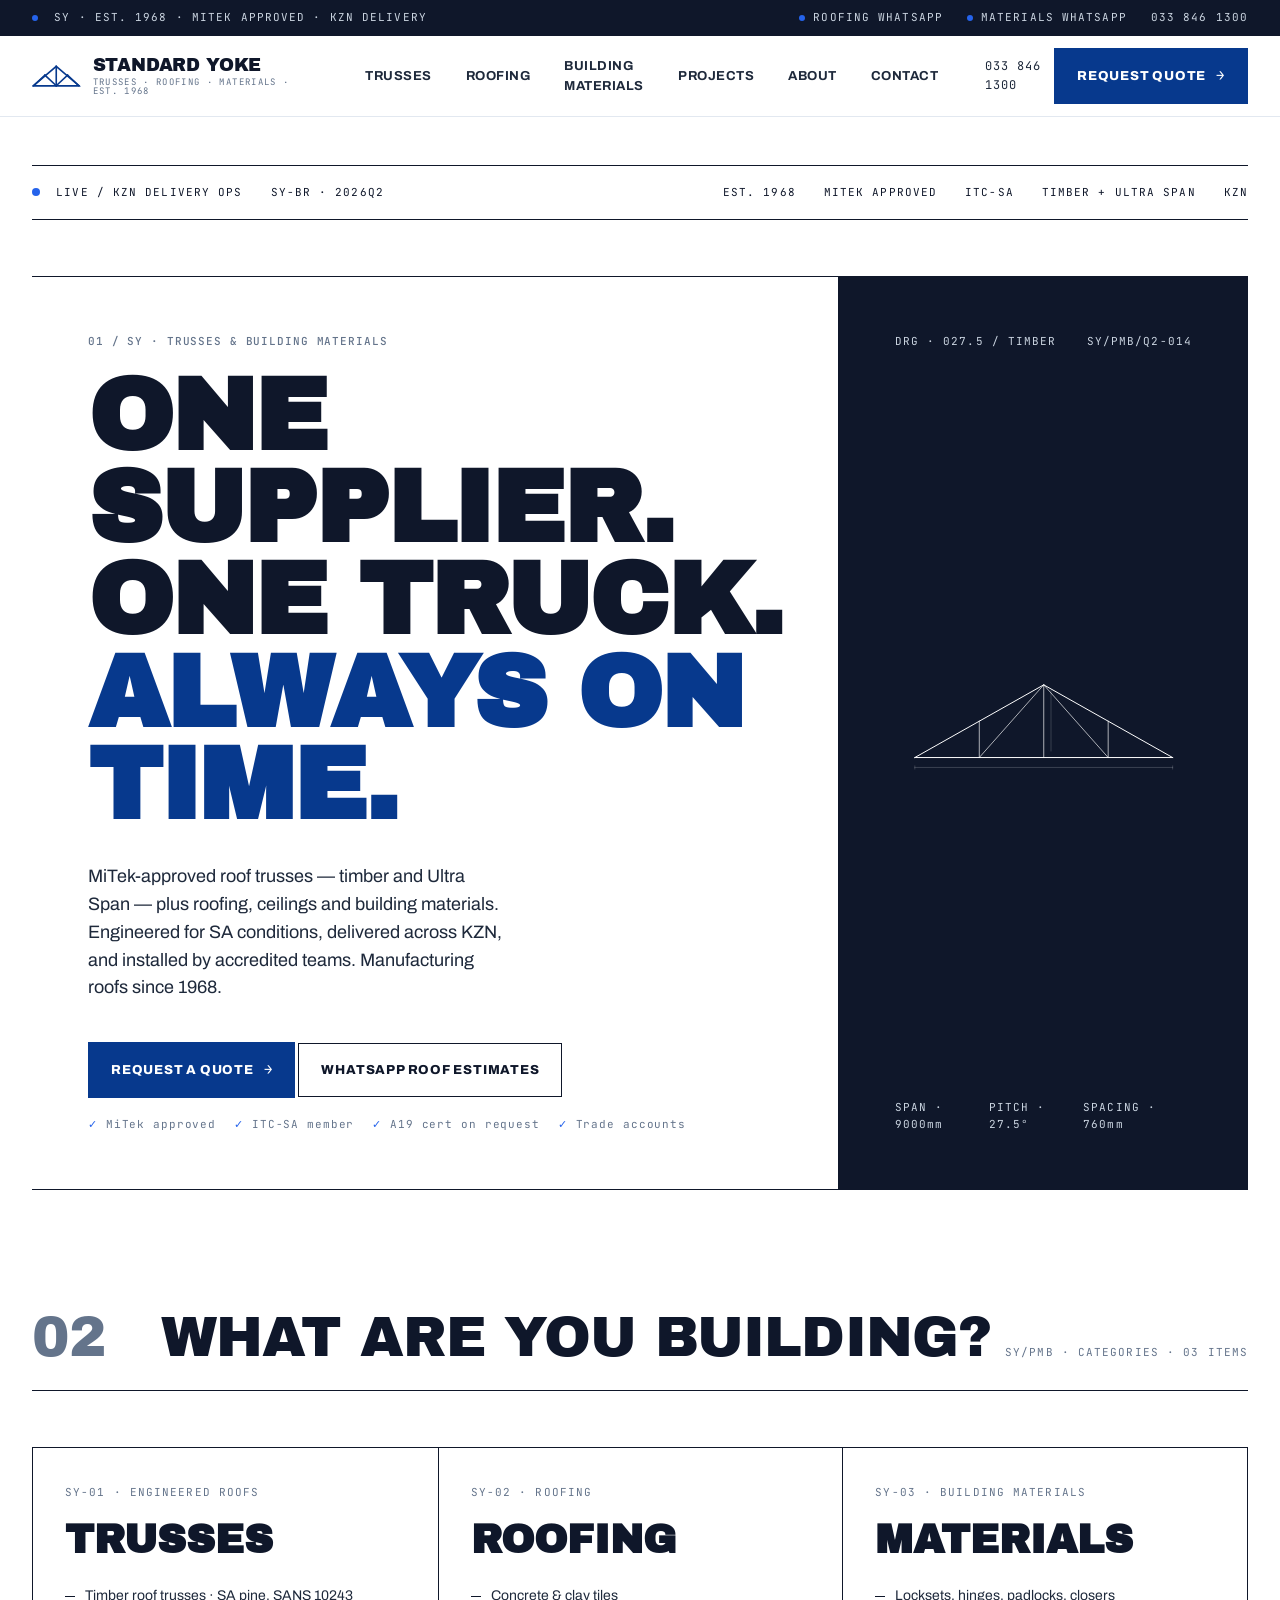
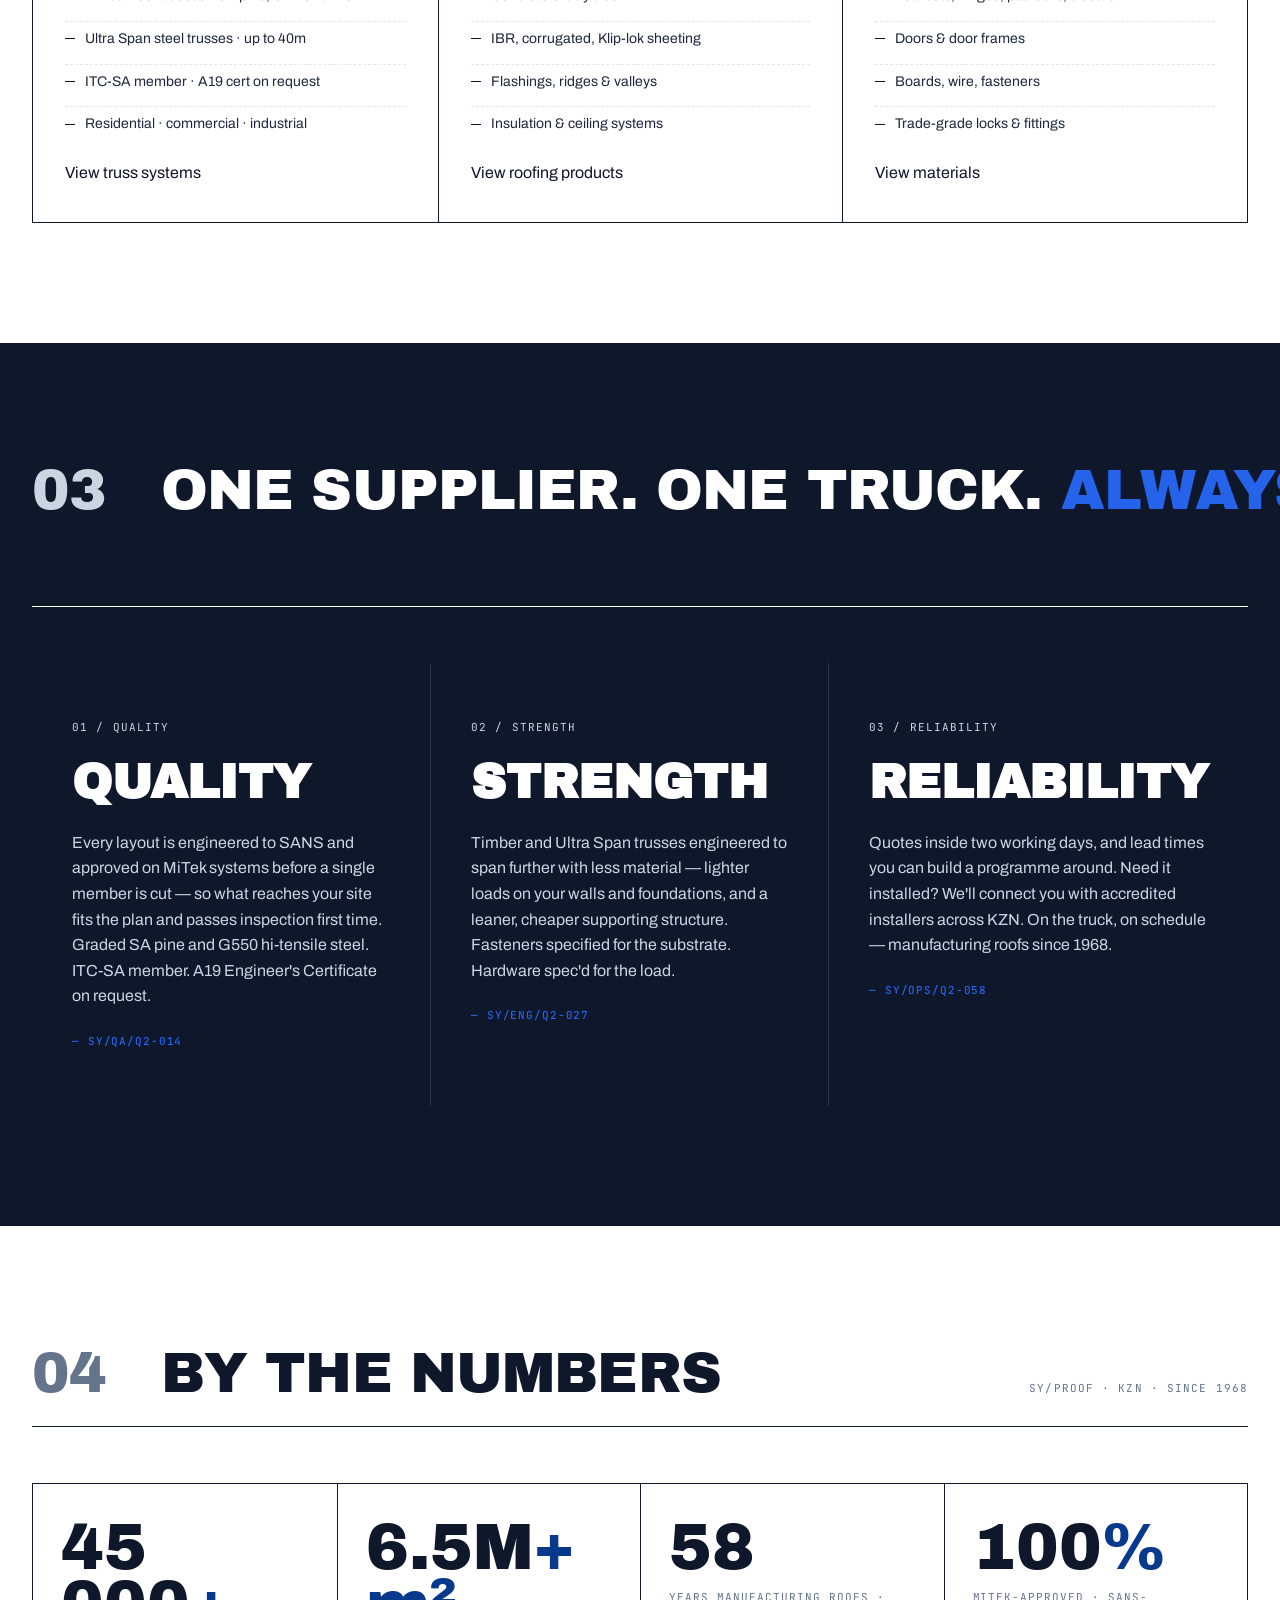
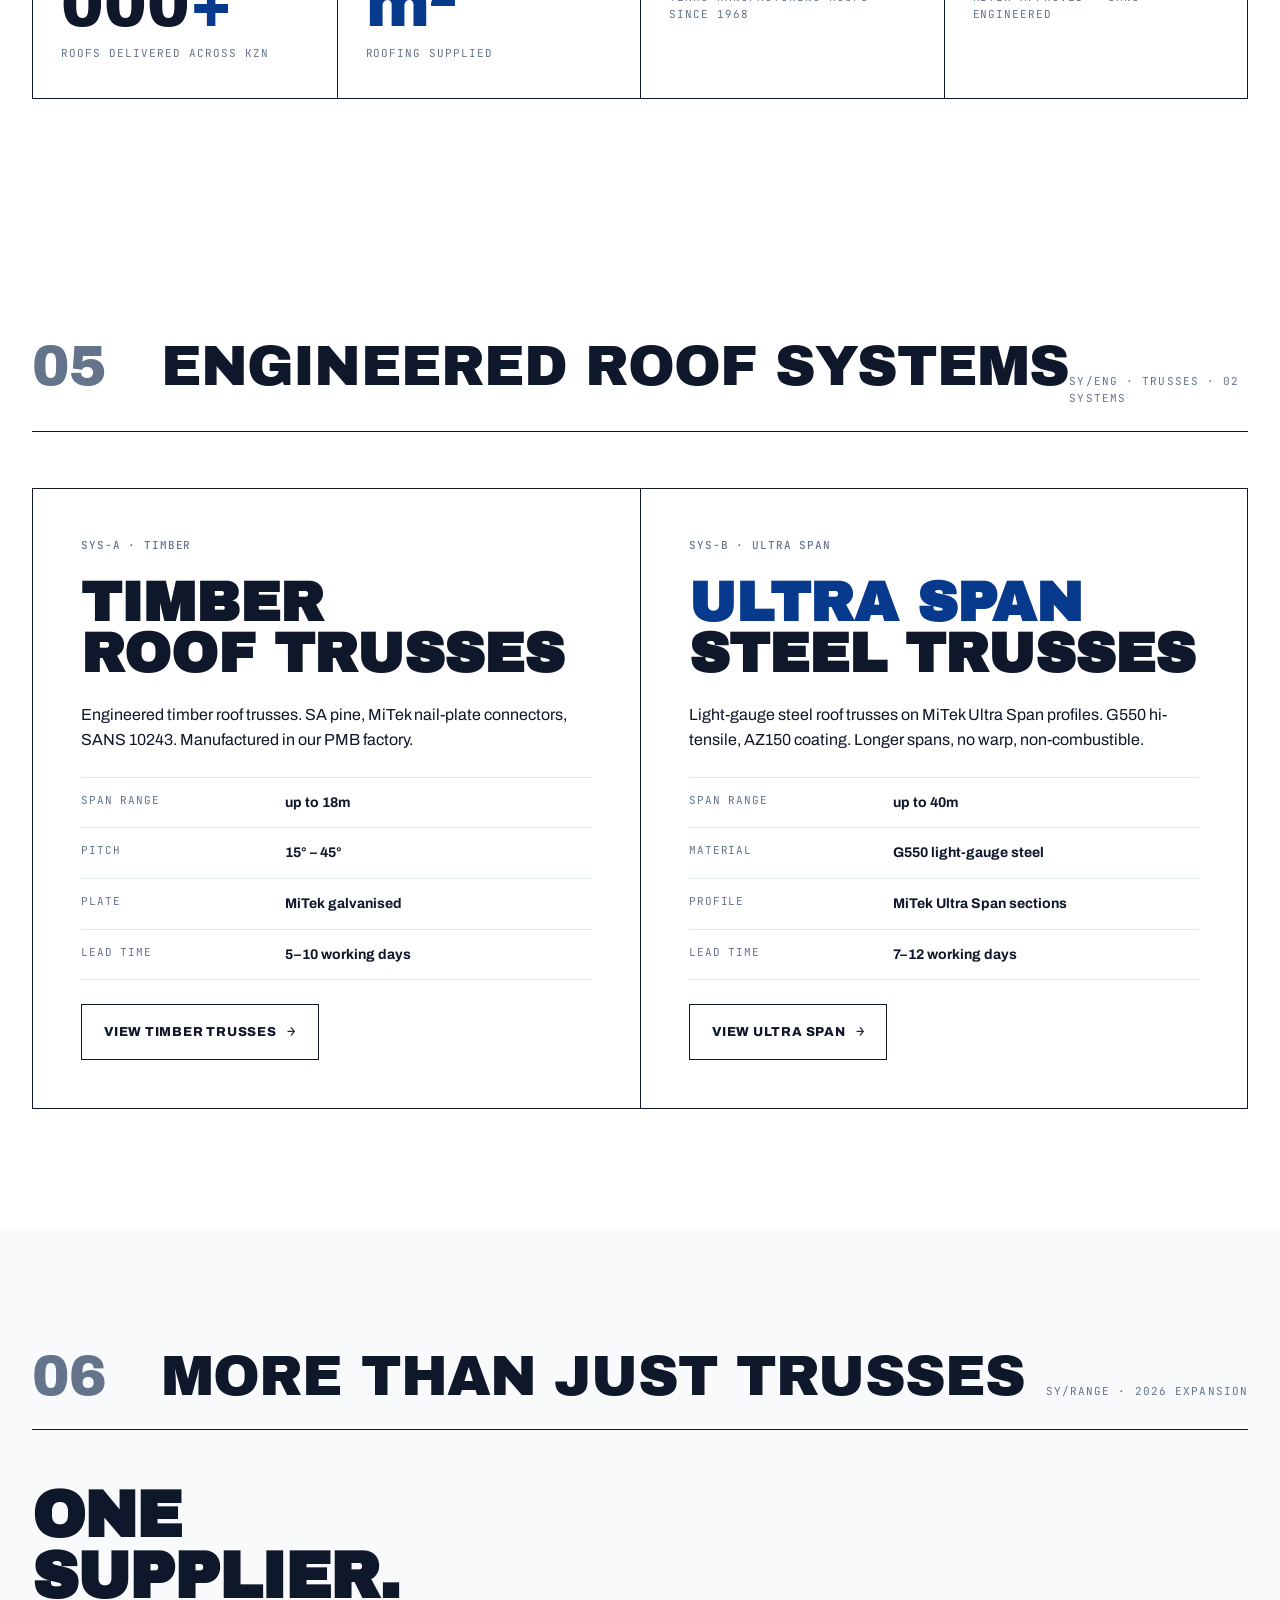
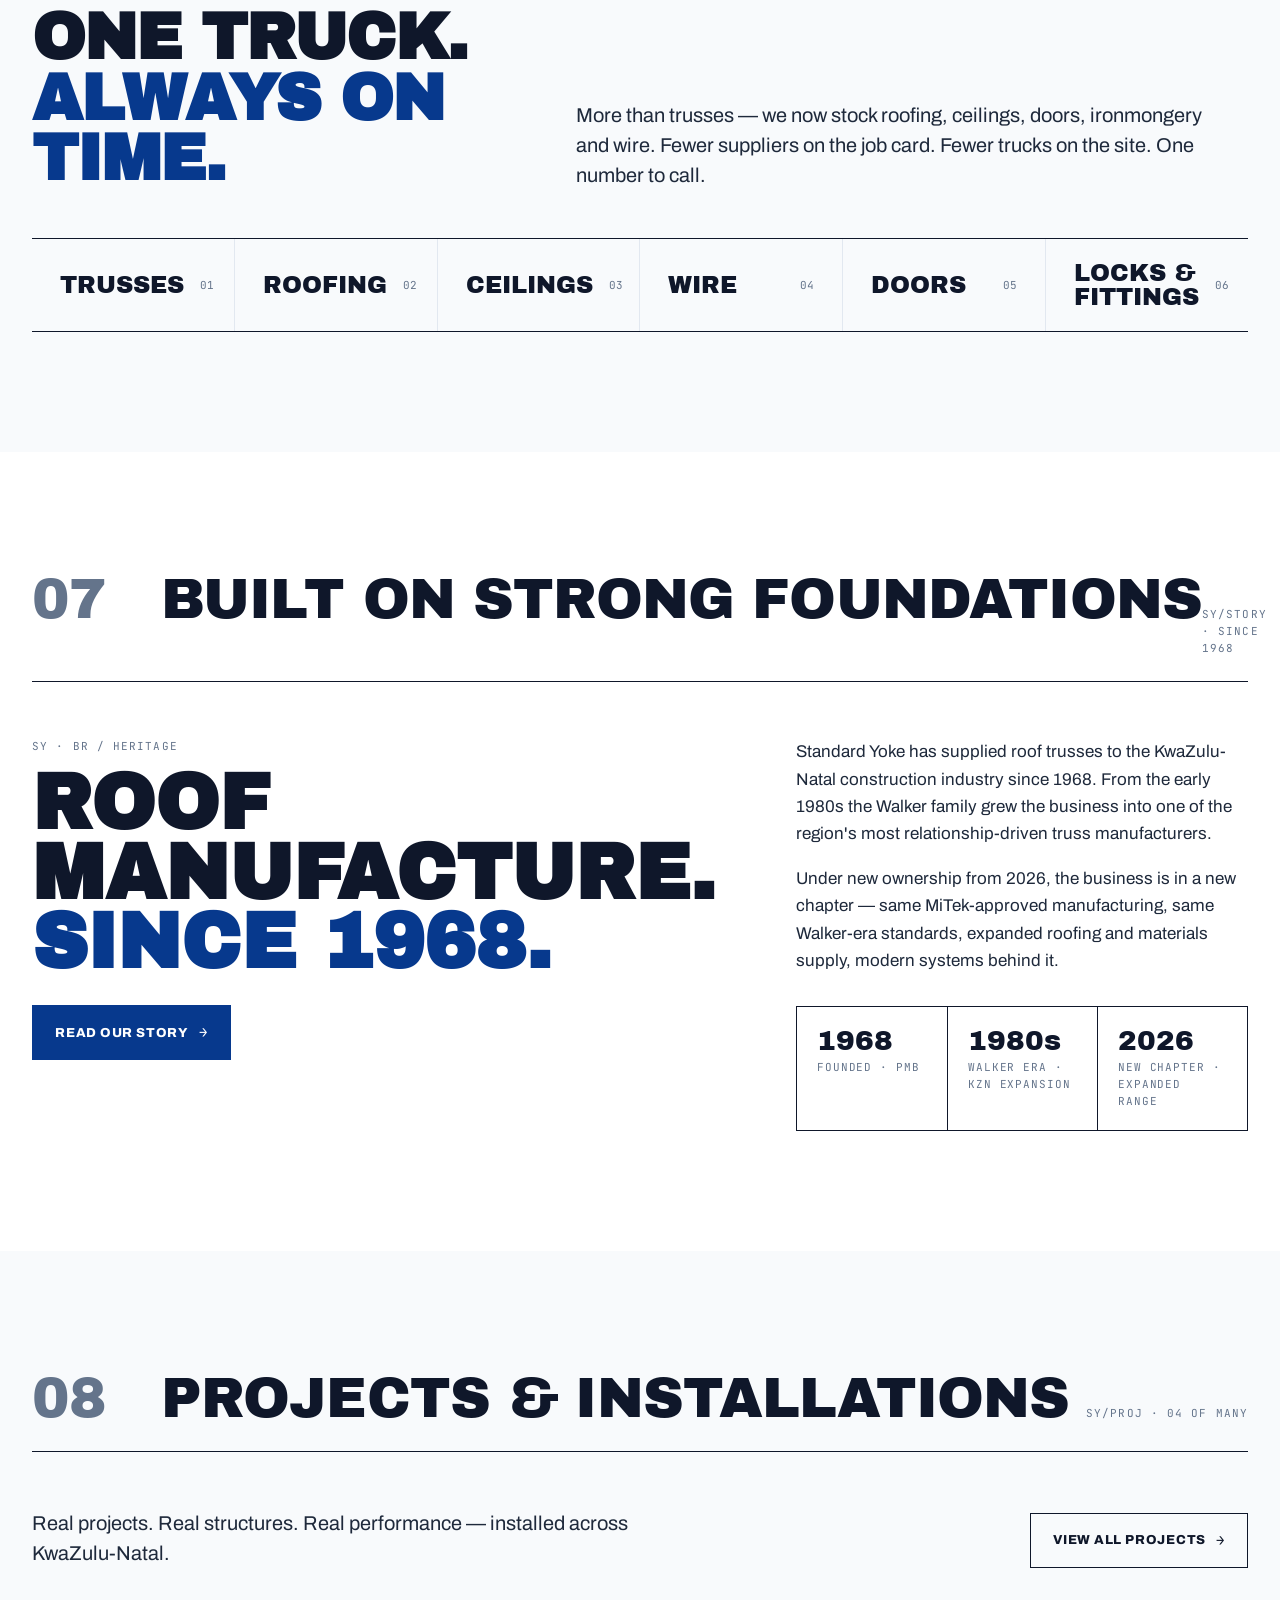
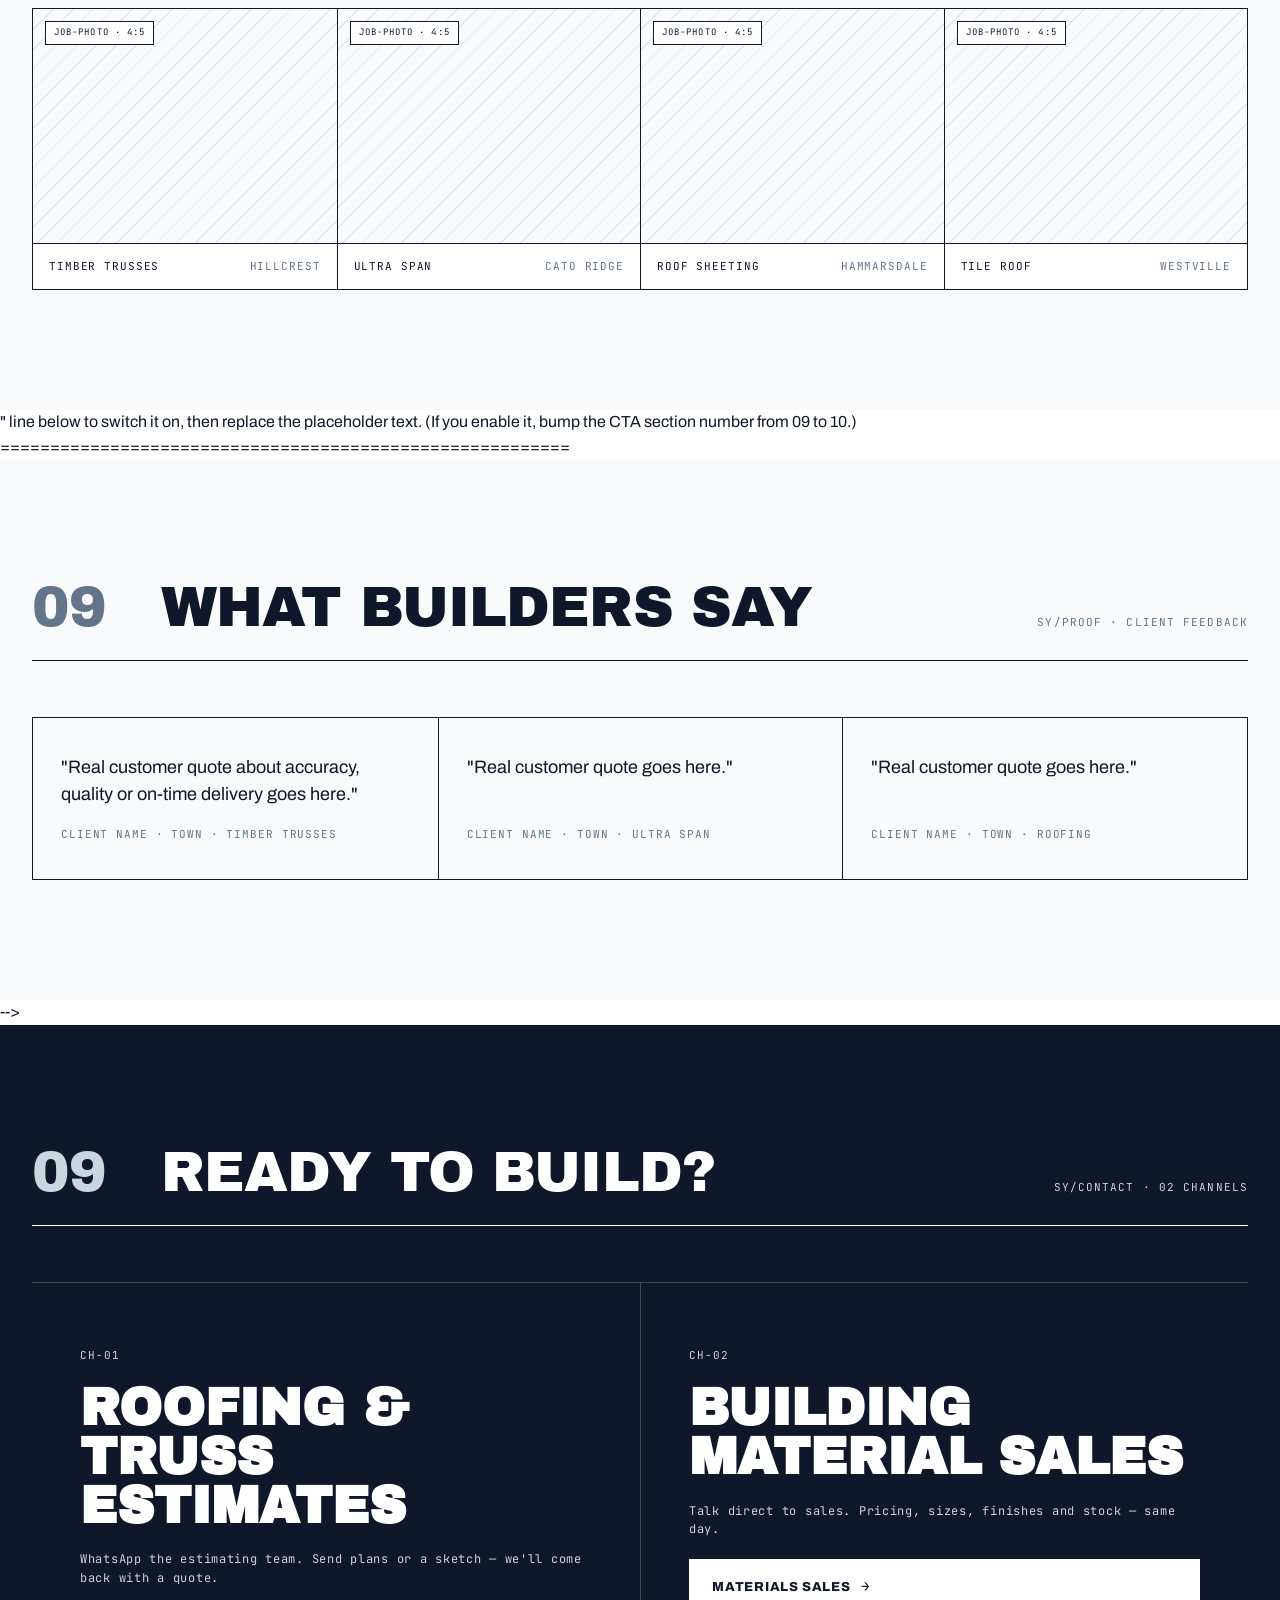
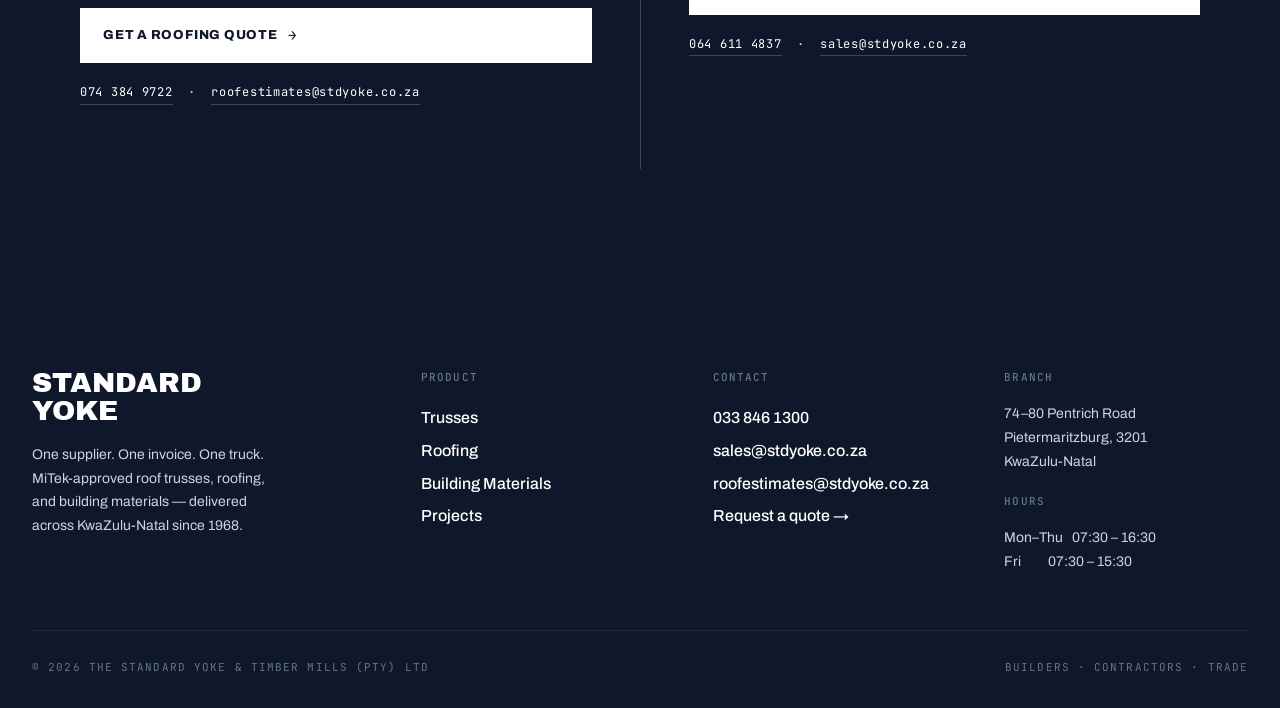
<file: index.html>
<!doctype html>
<html lang="en">
<head>
<meta charset="utf-8">
<meta name="viewport" content="width=device-width,initial-scale=1">
<title>Roof Trusses & Building Materials in KZN | Standard Yoke</title>
<meta name="description" content="MiTek-approved timber & Ultra Span roof trusses, roofing and building materials — manufactured in Pietermaritzburg and delivered across KwaZulu-Natal since 1968.">
<meta property="og:type" content="website">
<meta property="og:site_name" content="Standard Yoke">
<meta property="og:title" content="Roof Trusses & Building Materials in KZN | Standard Yoke">
<meta property="og:description" content="MiTek-approved timber & Ultra Span roof trusses, roofing and building materials, delivered across KwaZulu-Natal since 1968.">
<meta property="og:locale" content="en_ZA">
<meta name="twitter:card" content="summary_large_image">
<!-- After your domain is live, add these for rich WhatsApp/Facebook/Instagram link previews: -->
<!-- <meta property="og:url" content="https://YOURDOMAIN/"> -->
<!-- <meta property="og:image" content="https://YOURDOMAIN/og-image.jpg"> (1200x630, under 5MB) -->
<link rel="preconnect" href="https://fonts.googleapis.com">
<link rel="preconnect" href="https://fonts.gstatic.com" crossorigin>
<link href="https://fonts.googleapis.com/css2?family=Archivo:wght@400;500;600;700;800&family=Archivo+Black&family=JetBrains+Mono:wght@400;500;600&display=swap" rel="stylesheet">
<link rel="stylesheet" href="styles.css">

<style>
/* =============== HOME PAGE — local styles =================== */

/* HERO shell ------------------------------------------------- */
.hero {
  position: relative;
  padding-top: 48px;
  padding-bottom: 0;
  overflow: hidden;
}
.hero .container { position: relative; }

/* Hero meta-bar (above all variants) */
.hero-meta {
  display: flex; align-items: center; justify-content: space-between;
  padding: 18px 0;
  border-top: 1px solid var(--ink);
  border-bottom: 1px solid var(--ink);
  font-family: var(--f-mono);
  font-size: 11px; letter-spacing: .1em; text-transform: uppercase;
  margin-bottom: 56px;
  gap: 16px;
  flex-wrap: wrap;
}
.hero-meta .left,
.hero-meta .right { display: flex; gap: 28px; flex-wrap: wrap; }
.hero-meta .blink {
  display: inline-block; width: 8px; height: 8px;
  background: var(--sky); border-radius: 50%;
  animation: blink 1.4s infinite;
}
@keyframes blink { 0%, 50% { opacity: 1; } 50.01%, 100% { opacity: .2; } }

/* ---- VARIANT 1 · Diagram (default) ---- */
.hero-v1 .layout {
  display: grid;
  grid-template-columns: 1fr;
  gap: 56px;
}
.hero-v1 .lede {
  display: grid;
  grid-template-columns: 1fr auto;
  gap: 56px;
  align-items: end;
  padding-bottom: 32px;
}
.hero-v1 .display {
  font-size: clamp(64px, 11vw, 168px);
  line-height: .85;
}
.hero-v1 .display .ink { color: var(--ink); }
.hero-v1 .display .yoke { color: var(--yoke); }
.hero-v1 .lede .sub {
  max-width: 36ch;
  font-size: 17px;
  line-height: 1.55;
  color: var(--ink-2);
}
.hero-v1 .lede .sub .mono { display: block; margin-bottom: 12px; color: var(--mute); }
.hero-v1 .diagram-wrap {
  position: relative;
  background: var(--snow);
  border: 1px solid var(--ink);
  padding: 36px 32px 28px;
  overflow: hidden;
}
.hero-v1 .diagram-wrap::before {
  content: "DRG-027.5 · TIMBER · 9000mm SPAN";
  position: absolute; top: 12px; left: 16px;
  font-family: var(--f-mono); font-size: 10px; letter-spacing: .12em;
  color: var(--mute);
}
.hero-v1 .diagram-wrap::after {
  content: "SY/PMB/Q2-027";
  position: absolute; bottom: 12px; right: 16px;
  font-family: var(--f-mono); font-size: 10px; letter-spacing: .12em;
  color: var(--mute);
}
.hero-v1 .hero-cta {
  display: flex; gap: 12px; align-items: center; flex-wrap: wrap;
}

/* ---- VARIANT 2 · Split ---- */
.hero-v2 .layout {
  display: grid;
  grid-template-columns: 7fr 5fr;
  gap: 0;
  border-top: 1px solid var(--ink);
  border-bottom: 1px solid var(--ink);
  min-height: 70vh;
}
.hero-v2 .layout > * { padding: 56px; }
.hero-v2 .copy {
  background: var(--white);
  display: flex; flex-direction: column; justify-content: space-between;
  gap: 40px;
}
.hero-v2 .copy .display { font-size: clamp(56px, 8vw, 128px); line-height: .9; }
.hero-v2 .copy .display .yoke { color: var(--yoke); }
.hero-v2 .copy .sub { font-size: 18px; line-height: 1.55; max-width: 42ch; color: var(--ink-2); }
.hero-v2 .diagram-side {
  background: var(--ink);
  border-left: 1px solid var(--ink);
  color: var(--white);
  position: relative;
  display: flex; flex-direction: column; gap: 24px;
}
.hero-v2 .diagram-side .label-row {
  display: flex; align-items: center; justify-content: space-between;
  font-family: var(--f-mono); font-size: 11px; letter-spacing: .1em;
  color: var(--hair-2);
}
.hero-v2 .diagram-side svg path,
.hero-v2 .diagram-side svg line { color: var(--white); }

/* ---- VARIANT 3 · Poster ---- */
.hero-v3 .layout { text-align: center; }
.hero-v3 .display-lg {
  font-size: clamp(80px, 15vw, 240px);
  line-height: .82;
  margin: 24px 0 0;
}
.hero-v3 .display-lg .yoke { color: var(--yoke); }
.hero-v3 .underline {
  height: 1px; background: var(--ink); width: 100%;
  margin: 32px 0;
  position: relative;
}
.hero-v3 .underline span {
  position: absolute; top: -10px; left: 50%; transform: translateX(-50%);
  background: var(--white); padding: 0 18px;
  font-family: var(--f-mono); font-size: 11px; letter-spacing: .3em; color: var(--ink);
}
.hero-v3 .sub { font-size: 18px; max-width: 56ch; margin: 0 auto; color: var(--ink-2); }
.hero-v3 .diagram-horizon {
  margin-top: 48px;
  border-top: 1px solid var(--ink);
  background: var(--snow);
  padding: 32px 0 0;
  position: relative;
}
.hero-v3 .diagram-horizon::before, .hero-v3 .diagram-horizon::after {
  content: ""; position: absolute; top: 0; width: 1px; height: 100%; background: var(--ink);
}
.hero-v3 .diagram-horizon::before { left: 0; }
.hero-v3 .diagram-horizon::after { right: 0; }
.hero-v3 .cta-row {
  display: flex; justify-content: center; gap: 12px; margin-top: 28px;
  flex-wrap: wrap;
}

/* Show only active variant */
body[data-hero="diagram"] .hero-v2,
body[data-hero="diagram"] .hero-v3 { display: none; }
body[data-hero="split"]   .hero-v1,
body[data-hero="split"]   .hero-v3 { display: none; }
body[data-hero="poster"]  .hero-v1,
body[data-hero="poster"]  .hero-v2 { display: none; }

/* =============== Truss diagram SVG animation =================== */
.truss-svg { width: 100%; height: auto; display: block; }
.truss-svg .chord, .truss-svg .web, .truss-svg .dim-line { fill: none; stroke-linecap: square; }
.truss-svg .chord { stroke-width: 3; }
.truss-svg .web   { stroke-width: 2; }
.truss-svg .dim-line { stroke-width: 1; }
.truss-svg .dim-tick { stroke-width: 1; }
.truss-svg .label { font-family: var(--f-mono); font-size: 11px; letter-spacing: .08em; fill: currentColor; text-transform: uppercase; }
.truss-svg .joint { fill: var(--sky); stroke: currentColor; stroke-width: 1; }

/* draw-on animation */
@keyframes drawIn { to { stroke-dashoffset: 0; } }
@keyframes fadeIn { from { opacity: 0; transform: translateY(4px);} to { opacity: 1; transform: translateY(0);} }
@keyframes pulse  { 0%, 100% { transform: scale(1); opacity: 1; } 50% { transform: scale(1.4); opacity: .5; } }

.truss-svg .chord, .truss-svg .web, .truss-svg .dim-line {
  stroke-dasharray: 1000; stroke-dashoffset: 1000;
  animation: drawIn 1.6s var(--ease) forwards;
}
.truss-svg .web        { animation-delay: .45s; animation-duration: 1.3s; }
.truss-svg .dim-line   { animation-delay: 1.4s; animation-duration: .9s; }
.truss-svg .label, .truss-svg .joint {
  opacity: 0; animation: fadeIn .6s var(--ease) forwards;
  animation-delay: 1.8s;
  transform-box: fill-box; transform-origin: center;
}
.truss-svg .label.delay-2 { animation-delay: 2.1s; }
.truss-svg .label.delay-3 { animation-delay: 2.4s; }
.truss-svg .joint { animation: pulse 3.4s var(--ease) infinite; animation-delay: 2.6s; }
.truss-svg .joint.j2 { animation-delay: 2.9s; }
.truss-svg .joint.j3 { animation-delay: 3.2s; }

/* On-trust pill list */
.trust-row {
  display: flex; align-items: center; gap: 18px; flex-wrap: wrap;
  font-family: var(--f-mono); font-size: 11px; letter-spacing: .08em; color: var(--mute);
}
.trust-row .check { color: var(--sky); }

/* =============== Section: What are you building =================== */
.product-grid { display: grid; grid-template-columns: repeat(3, 1fr); gap: 0; border: 1px solid var(--ink); }
.product-grid > article {
  padding: 36px 32px;
  border-left: 1px solid var(--ink);
  display: flex; flex-direction: column; gap: 20px;
  background: var(--white);
  position: relative;
  transition: background .25s var(--ease);
}
.product-grid > article:first-child { border-left: 0; }
.product-grid > article:hover { background: var(--snow); }
.product-grid .ix {
  font-family: var(--f-mono); font-size: 11px; letter-spacing: .1em; color: var(--mute);
}
.product-grid h3 {
  font-family: var(--f-display);
  font-size: 40px; line-height: .95;
  text-transform: uppercase; margin: 0;
}
.product-grid ul { display: grid; gap: 8px; }
.product-grid li {
  display: flex; align-items: center; gap: 10px;
  font-size: 14px; color: var(--ink-2);
  padding: 6px 0;
  border-top: 1px dashed var(--hair);
}
.product-grid li:first-child { border-top: 0; }
.product-grid li::before {
  content: ""; width: 10px; height: 1px; background: var(--ink); flex-shrink: 0;
}
.product-grid .card-cta { margin-top: auto; }

@media (max-width: 900px) {
  .product-grid { grid-template-columns: 1fr; }
  .product-grid > article { border-left: 0; border-top: 1px solid var(--ink); }
  .product-grid > article:first-child { border-top: 0; }
}

/* =============== Pillars (Quality · Strength · Reliability) =================== */
.pillars {
  display: grid; grid-template-columns: repeat(3, 1fr); gap: 0;
}
.pillars .pillar {
  padding: 56px 40px;
  border-left: 1px solid rgba(255,255,255,.12);
  display: flex; flex-direction: column; gap: 24px;
}
.pillars .pillar:first-child { border-left: 0; }
.pillars .pillar .ix { font-family: var(--f-mono); font-size: 11px; letter-spacing: .1em; color: var(--hair-2); }
.pillars .pillar h3 {
  font-family: var(--f-display); font-size: 48px; line-height: .95; text-transform: uppercase;
}
.pillars .pillar .blink { color: var(--sky); }
.pillars .pillar p { color: var(--hair-2); line-height: 1.6; }

@media (max-width: 900px) {
  .pillars { grid-template-columns: 1fr; }
  .pillars .pillar { border-left: 0; border-top: 1px solid rgba(255,255,255,.12); padding: 40px 24px; }
  .pillars .pillar:first-child { border-top: 0; }
}

/* =============== Engineered systems split =================== */
.systems {
  display: grid; grid-template-columns: 1fr 1fr; gap: 0;
  border: 1px solid var(--ink);
  background: var(--white);
}
.systems > .col {
  padding: 48px;
  border-left: 1px solid var(--ink);
  display: flex; flex-direction: column; gap: 24px;
}
.systems > .col:first-child { border-left: 0; }
.systems h3 {
  font-family: var(--f-display); font-size: 56px; line-height: .9; text-transform: uppercase;
}
.systems .yoke { color: var(--yoke); }

@media (max-width: 900px) {
  .systems { grid-template-columns: 1fr; }
  .systems > .col { border-left: 0; border-top: 1px solid var(--ink); padding: 32px; }
  .systems > .col:first-child { border-top: 0; }
}

/* =============== Product strip (every category) =================== */
.range-strip {
  display: flex; gap: 0; flex-wrap: wrap;
  border-top: 1px solid var(--ink);
  border-bottom: 1px solid var(--ink);
}
.range-strip .chip {
  padding: 22px 28px;
  font-family: var(--f-display);
  font-size: 24px; line-height: 1; text-transform: uppercase;
  border-right: 1px solid var(--hair);
  flex: 1; min-width: 160px;
  display: flex; align-items: center; justify-content: space-between; gap: 16px;
}
.range-strip .chip:last-child { border-right: 0; }
.range-strip .chip .num { font-family: var(--f-mono); font-size: 11px; color: var(--mute); }

/* =============== About strip =================== */
.about-grid {
  display: grid; grid-template-columns: 5fr 7fr; gap: 80px; align-items: start;
}
.about-grid .meta { font-family: var(--f-mono); font-size: 11px; letter-spacing: .1em; color: var(--mute); }
.about-grid h2 { font-family: var(--f-display); font-size: clamp(40px, 6vw, 96px); line-height: .9; text-transform: uppercase; }
.about-grid h2 .yoke { color: var(--yoke); }
.about-grid p { font-size: 17px; line-height: 1.6; color: var(--ink-2); }
.about-grid p + p { margin-top: 18px; }
.about-grid .timeline {
  display: grid; grid-template-columns: 1fr 1fr 1fr; gap: 0;
  margin-top: 32px; border: 1px solid var(--ink);
}
.about-grid .timeline .t {
  padding: 20px; border-left: 1px solid var(--ink);
  display: flex; flex-direction: column; gap: 4px;
}
.about-grid .timeline .t:first-child { border-left: 0; }
.about-grid .timeline .yr { font-family: var(--f-display); font-size: 28px; line-height: 1; }
.about-grid .timeline .ev { font-family: var(--f-mono); font-size: 11px; letter-spacing: .08em; color: var(--mute); text-transform: uppercase; }

@media (max-width: 900px) {
  .about-grid { grid-template-columns: 1fr; gap: 32px; }
  .about-grid .timeline { grid-template-columns: 1fr; }
  .about-grid .timeline .t { border-left: 0; border-top: 1px solid var(--ink); }
  .about-grid .timeline .t:first-child { border-top: 0; }
}

/* =============== Projects strip =================== */
.proj-strip {
  display: grid; grid-template-columns: repeat(4, 1fr); gap: 0;
  border: 1px solid var(--ink);
}
.proj-strip > .cell {
  border-left: 1px solid var(--ink);
  position: relative;
  background: var(--snow);
  min-height: 280px;
  display: flex; flex-direction: column;
}
.proj-strip > .cell:first-child { border-left: 0; }
.proj-strip .ph-fill {
  flex: 1;
  background:
    repeating-linear-gradient(135deg, var(--hair) 0 1px, transparent 1px 14px),
    var(--snow);
  position: relative;
}
.proj-strip .meta {
  padding: 14px 16px;
  font-family: var(--f-mono); font-size: 11px; letter-spacing: .08em; text-transform: uppercase;
  border-top: 1px solid var(--ink);
  display: flex; justify-content: space-between;
  background: var(--white);
}
.proj-strip .meta .cat { color: var(--ink); }
.proj-strip .meta .loc { color: var(--mute); }
.proj-strip .ph-tag {
  position: absolute; top: 12px; left: 12px;
  background: var(--white);
  border: 1px solid var(--ink);
  padding: 4px 8px;
  font-family: var(--f-mono); font-size: 9px; letter-spacing: .12em;
}

@media (max-width: 900px) {
  .proj-strip { grid-template-columns: 1fr 1fr; }
  .proj-strip > .cell:nth-child(3) { border-left: 0; border-top: 1px solid var(--ink); }
  .proj-strip > .cell:nth-child(4) { border-top: 1px solid var(--ink); }
}
@media (max-width: 600px) {
  .proj-strip { grid-template-columns: 1fr; }
  .proj-strip > .cell { border-left: 0; border-top: 1px solid var(--ink); }
  .proj-strip > .cell:first-child { border-top: 0; }
}

/* =============== CTA double =================== */
.cta-pair {
  display: grid; grid-template-columns: 1fr 1fr; gap: 0;
  border-top: 1px solid rgba(255,255,255,.2);
}
.cta-pair > .box {
  padding: 64px 48px;
  border-left: 1px solid rgba(255,255,255,.2);
  display: flex; flex-direction: column; gap: 20px;
}
.cta-pair > .box:first-child { border-left: 0; }
.cta-pair .ix { font-family: var(--f-mono); font-size: 11px; letter-spacing: .1em; color: var(--hair-2); }
.cta-pair h3 { font-family: var(--f-display); font-size: clamp(36px, 4vw, 56px); line-height: .95; text-transform: uppercase; }
.cta-pair .info { font-family: var(--f-mono); font-size: 12px; letter-spacing: .06em; color: var(--hair-2); }
.cta-pair .info a { color: var(--white); border-bottom: 1px solid rgba(255,255,255,.2); padding-bottom: 2px; display: inline-block; }

@media (max-width: 900px) {
  .cta-pair { grid-template-columns: 1fr; }
  .cta-pair > .box { border-left: 0; border-top: 1px solid rgba(255,255,255,.2); padding: 40px 24px; }
  .cta-pair > .box:first-child { border-top: 0; }
}
</style>
</head>
<body data-screen-label="Home">

<div id="sy-header"></div>

<main>

<!-- =========================================================
     HERO — three variants (data-hero on body chooses one)
     ========================================================= -->
<section class="hero" data-page="index" data-screen-label="Hero">
  <div class="container">

    <div class="hero-meta">
      <div class="left">
        <span><span class="blink"></span> &nbsp;LIVE / KZN DELIVERY OPS</span>
        <span>SY-BR · 2026Q2</span>
      </div>
      <div class="right">
        <span>EST. 1968</span>
        <span>MITEK APPROVED</span>
        <span>ITC-SA</span>
        <span>TIMBER + ULTRA SPAN</span>
        <span>KZN</span>
      </div>
    </div>

    <!-- HERO · Split ------------------------------------- -->
    <div class="hero-v2">
      <div class="layout">
        <div class="copy">
          <div>
            <div class="mono" style="margin-bottom:20px;color:var(--mute)">01 / SY · TRUSSES &amp; BUILDING MATERIALS</div>
            <h1 class="display">
              ONE SUPPLIER.<br>
              ONE&nbsp;TRUCK.<br>
              <span class="yoke">ALWAYS ON TIME.</span>
            </h1>
            <p class="sub" style="margin-top:32px">
              MiTek-approved roof trusses — timber and Ultra Span — plus roofing,
              ceilings and building materials. Engineered for SA conditions,
              delivered across KZN, and installed by accredited teams.
              Manufacturing roofs since 1968.
            </p>
          </div>
          <div>
            <div class="hero-cta" style="margin-bottom:18px">
              <a class="btn" href="contact.html">Request a quote <span class="arrow">→</span></a>
              <a class="btn btn--ghost" href="https://wa.me/27743849722">WhatsApp Roof Estimates</a>
            </div>
            <div class="trust-row">
              <span><span class="check">✓</span> MiTek approved</span>
              <span><span class="check">✓</span> ITC-SA member</span>
              <span><span class="check">✓</span> A19 cert on request</span>
              <span><span class="check">✓</span> Trade accounts</span>
            </div>
          </div>
        </div>
        <div class="diagram-side">
          <div class="label-row">
            <span>DRG · 027.5 / TIMBER</span>
            <span>SY/PMB/Q2-014</span>
          </div>
          <div id="truss-stage-2" style="flex:1; display:flex; align-items:center;"></div>
          <div class="label-row">
            <span>SPAN · 9000mm</span>
            <span>PITCH · 27.5°</span>
            <span>SPACING · 760mm</span>
          </div>
        </div>
      </div>
    </div>

  </div>
</section>

<!-- =========================================================
     What are you building? — 3 product categories
     ========================================================= -->
<section data-screen-label="Categories">
  <div class="container">
    <div class="section-head">
      <div class="num"><span>02</span> &nbsp; WHAT ARE YOU BUILDING?</div>
      <div class="meta">SY/PMB · CATEGORIES · 03 ITEMS</div>
    </div>

    <div class="product-grid">
      <article>
        <div class="ix">SY-01 · ENGINEERED ROOFS</div>
        <h3>Trusses</h3>
        <ul>
          <li>Timber roof trusses · SA pine, SANS 10243</li>
          <li>Ultra Span steel trusses · up to 40m</li>
          <li>ITC-SA member · A19 cert on request</li>
          <li>Residential · commercial · industrial</li>
        </ul>
        <a class="card-cta" href="trusses.html">View truss systems</a>
      </article>
      <article>
        <div class="ix">SY-02 · ROOFING</div>
        <h3>Roofing</h3>
        <ul>
          <li>Concrete &amp; clay tiles</li>
          <li>IBR, corrugated, Klip-lok sheeting</li>
          <li>Flashings, ridges &amp; valleys</li>
          <li>Insulation &amp; ceiling systems</li>
        </ul>
        <a class="card-cta" href="roofing.html">View roofing products</a>
      </article>
      <article>
        <div class="ix">SY-03 · BUILDING MATERIALS</div>
        <h3>Materials</h3>
        <ul>
          <li>Locksets, hinges, padlocks, closers</li>
          <li>Doors &amp; door frames</li>
          <li>Boards, wire, fasteners</li>
          <li>Trade-grade locks &amp; fittings</li>
        </ul>
        <a class="card-cta" href="building-materials.html">View materials</a>
      </article>
    </div>
  </div>
</section>

<!-- =========================================================
     Why builders choose us — Pillars on Ink
     ========================================================= -->
<section class="surface--ink" data-screen-label="Pillars">
  <div class="container">
    <div class="section-head" style="border-color:var(--white)">
      <div class="num"><span style="color:var(--hair-2)">03</span> &nbsp; <span style="color:var(--white)">ONE SUPPLIER. ONE TRUCK. <span style="color:var(--sky)">ALWAYS ON TIME.</span></span></div>
      <div class="meta" style="color:var(--hair-2)">SY-BR · WHY-CHOOSE · 2026Q2</div>
    </div>

    <div class="pillars">
      <div class="pillar">
        <div class="ix">01 / QUALITY</div>
        <h3>Quality</h3>
        <p>Every layout is engineered to SANS and approved on MiTek systems before a single member is cut — so what reaches your site fits the plan and passes inspection first time. Graded SA pine and G550 hi-tensile steel. ITC-SA member. A19 Engineer's Certificate on request.</p>
        <div class="mono" style="color:var(--sky)">— SY/QA/Q2-014</div>
      </div>
      <div class="pillar">
        <div class="ix">02 / STRENGTH</div>
        <h3>Strength</h3>
        <p>Timber and Ultra Span trusses engineered to span further with less material — lighter loads on your walls and foundations, and a leaner, cheaper supporting structure. Fasteners specified for the substrate. Hardware spec'd for the load.</p>
        <div class="mono" style="color:var(--sky)">— SY/ENG/Q2-027</div>
      </div>
      <div class="pillar">
        <div class="ix">03 / RELIABILITY</div>
        <h3>Reliability</h3>
        <p>Quotes inside two working days, and lead times you can build a programme around. Need it installed? We'll connect you with accredited installers across KZN. On the truck, on schedule — manufacturing roofs since 1968.</p>
        <div class="mono" style="color:var(--sky)">— SY/OPS/Q2-058</div>
      </div>
    </div>
  </div>
</section>

<!-- =========================================================
     By the numbers — proof band
     ========================================================= -->
<style>
.sy-stats { display:grid; grid-template-columns:repeat(4,1fr); gap:0; border:1px solid var(--ink); margin-top:8px; }
.sy-stats .s { padding:36px 28px; border-left:1px solid var(--ink); display:flex; flex-direction:column; gap:12px; }
.sy-stats .s:first-child { border-left:0; }
.sy-stats .s .n { font-family:var(--f-display); font-size:clamp(40px,5.2vw,64px); line-height:.88; color:var(--ink); }
.sy-stats .s .n .u { color:var(--yoke); }
.sy-stats .s .l { font-family:var(--f-mono); font-size:11px; letter-spacing:.09em; text-transform:uppercase; color:var(--mute); }
@media (max-width:760px){ .sy-stats{ grid-template-columns:1fr 1fr; } .sy-stats .s:nth-child(3){ border-left:0; } .sy-stats .s:nth-child(n+3){ border-top:1px solid var(--ink); } }
</style>
<section data-screen-label="By the numbers">
  <div class="container">
    <div class="section-head">
      <div class="num"><span>04</span> &nbsp; BY THE NUMBERS</div>
      <div class="meta">SY/PROOF · KZN · SINCE 1968</div>
    </div>
    <div class="sy-stats">
      <div class="s"><div class="n">45 000<span class="u">+</span></div><div class="l">Roofs delivered across KZN</div></div>
      <div class="s"><div class="n">6.5M<span class="u">+ m²</span></div><div class="l">Roofing supplied</div></div>
      <div class="s"><div class="n">58</div><div class="l">Years manufacturing roofs · since 1968</div></div>
      <div class="s"><div class="n">100<span class="u">%</span></div><div class="l">MiTek-approved · SANS-engineered</div></div>
    </div>
  </div>
</section>

<!-- =========================================================
     Engineered Roof Systems — Timber & Ultra Span
     ========================================================= -->
<section data-screen-label="Systems">
  <div class="container">
    <div class="section-head">
      <div class="num"><span>05</span> &nbsp; ENGINEERED ROOF SYSTEMS</div>
      <div class="meta">SY/ENG · TRUSSES · 02 SYSTEMS</div>
    </div>

    <div class="systems">
      <div class="col">
        <div class="mono" style="color:var(--mute)">SYS-A · TIMBER</div>
        <h3>Timber<br>Roof Trusses</h3>
        <p>Engineered timber roof trusses. SA pine, MiTek nail-plate connectors, SANS 10243. Manufactured in our PMB factory.</p>
        <table class="spec-table">
          <tr><td>Span range</td><td>up to 18m</td></tr>
          <tr><td>Pitch</td><td>15° – 45°</td></tr>
          <tr><td>Plate</td><td>MiTek galvanised</td></tr>
          <tr><td>Lead time</td><td>5–10 working days</td></tr>
        </table>
        <a class="btn btn--ghost" href="trusses.html#timber" style="margin-top:auto;width:fit-content">View Timber Trusses <span class="arrow">→</span></a>
      </div>
      <div class="col">
        <div class="mono" style="color:var(--mute)">SYS-B · ULTRA SPAN</div>
        <h3><span class="yoke">Ultra Span</span><br>Steel Trusses</h3>
        <p>Light-gauge steel roof trusses on MiTek Ultra Span profiles. G550 hi-tensile, AZ150 coating. Longer spans, no warp, non-combustible.</p>
        <table class="spec-table">
          <tr><td>Span range</td><td>up to 40m</td></tr>
          <tr><td>Material</td><td>G550 light-gauge steel</td></tr>
          <tr><td>Profile</td><td>MiTek Ultra Span sections</td></tr>
          <tr><td>Lead time</td><td>7–12 working days</td></tr>
        </table>
        <a class="btn btn--ghost" href="trusses.html#ultraspan" style="margin-top:auto;width:fit-content">View Ultra Span <span class="arrow">→</span></a>
      </div>
    </div>
  </div>
</section>

<!-- =========================================================
     More than just trusses — Range strip
     ========================================================= -->
<section class="surface--snow" data-screen-label="Range">
  <div class="container">
    <div class="section-head">
      <div class="num"><span>06</span> &nbsp; MORE THAN JUST TRUSSES</div>
      <div class="meta">SY/RANGE · 2026 EXPANSION</div>
    </div>

    <div style="display:grid;grid-template-columns:5fr 7fr;gap:64px;align-items:end;margin-bottom:48px">
      <div>
        <h2 class="h1" style="margin:0">One supplier.<br>One truck.<br><span style="color:var(--yoke)">Always on time.</span></h2>
      </div>
      <p class="lead">More than trusses — we now stock roofing, ceilings, doors, ironmongery and wire. Fewer suppliers on the job card. Fewer trucks on the site. One number to call.</p>
    </div>

    <div class="range-strip">
      <div class="chip"><span>Trusses</span><span class="num">01</span></div>
      <div class="chip"><span>Roofing</span><span class="num">02</span></div>
      <div class="chip"><span>Ceilings</span><span class="num">03</span></div>
      <div class="chip"><span>Wire</span><span class="num">04</span></div>
      <div class="chip"><span>Doors</span><span class="num">05</span></div>
      <div class="chip"><span>Locks &amp; Fittings</span><span class="num">06</span></div>
    </div>
  </div>
</section>

<!-- =========================================================
     About / Heritage
     ========================================================= -->
<section data-screen-label="About">
  <div class="container">
    <div class="section-head">
      <div class="num"><span>07</span> &nbsp; BUILT ON STRONG FOUNDATIONS</div>
      <div class="meta">SY/STORY · SINCE 1968</div>
    </div>

    <div class="about-grid">
      <div>
        <div class="meta" style="margin-bottom:14px">SY · BR / HERITAGE</div>
        <h2>Roof manufacture.<br><span class="yoke">Since 1968.</span></h2>
        <a class="btn" href="about.html" style="margin-top:28px">Read our story <span class="arrow">→</span></a>
      </div>
      <div>
        <p>Standard Yoke has supplied roof trusses to the KwaZulu-Natal construction industry since 1968. From the early 1980s the Walker family grew the business into one of the region's most relationship-driven truss manufacturers.</p>
        <p>Under new ownership from 2026, the business is in a new chapter — same MiTek-approved manufacturing, same Walker-era standards, expanded roofing and materials supply, modern systems behind it.</p>
        <div class="timeline">
          <div class="t"><div class="yr">1968</div><div class="ev">Founded · PMB</div></div>
          <div class="t"><div class="yr">1980s</div><div class="ev">Walker era · KZN expansion</div></div>
          <div class="t"><div class="yr">2026</div><div class="ev">New chapter · expanded range</div></div>
        </div>
      </div>
    </div>
  </div>
</section>

<!-- =========================================================
     Projects & installations
     ========================================================= -->
<section class="surface--snow" data-screen-label="Projects">
  <div class="container">
    <div class="section-head">
      <div class="num"><span>08</span> &nbsp; PROJECTS &amp; INSTALLATIONS</div>
      <div class="meta">SY/PROJ · 04 OF MANY</div>
    </div>

    <div style="margin-bottom:40px;display:flex;justify-content:space-between;gap:32px;align-items:end;flex-wrap:wrap">
      <p class="lead" style="margin:0">Real projects. Real structures. Real performance — installed across KwaZulu-Natal.</p>
      <a href="projects.html" class="btn btn--ghost">View all projects <span class="arrow">→</span></a>
    </div>

    <div class="proj-strip">
      <div class="cell">
        <div class="ph-fill"><span class="ph-tag">JOB-PHOTO · 4:5</span></div>
        <div class="meta"><span class="cat">Timber trusses</span><span class="loc">Hillcrest</span></div>
      </div>
      <div class="cell">
        <div class="ph-fill"><span class="ph-tag">JOB-PHOTO · 4:5</span></div>
        <div class="meta"><span class="cat">Ultra Span</span><span class="loc">Cato Ridge</span></div>
      </div>
      <div class="cell">
        <div class="ph-fill"><span class="ph-tag">JOB-PHOTO · 4:5</span></div>
        <div class="meta"><span class="cat">Roof sheeting</span><span class="loc">Hammarsdale</span></div>
      </div>
      <div class="cell">
        <div class="ph-fill"><span class="ph-tag">JOB-PHOTO · 4:5</span></div>
        <div class="meta"><span class="cat">Tile roof</span><span class="loc">Westville</span></div>
      </div>
    </div>
  </div>
</section>

<!-- =========================================================
     TESTIMONIALS — READY TO USE (currently hidden)
     When you have 2–3 real customer quotes, delete this opening
     comment line and the closing "-->" line below to switch it on,
     then replace the placeholder text. (If you enable it, bump the
     CTA section number from 09 to 10.)
     =========================================================
<style>
.sy-quotes{ display:grid; grid-template-columns:repeat(3,1fr); gap:0; border:1px solid var(--ink); }
.sy-quotes .q{ padding:36px 28px; border-left:1px solid var(--ink); display:flex; flex-direction:column; gap:18px; }
.sy-quotes .q:first-child{ border-left:0; }
.sy-quotes .q blockquote{ font-size:18px; line-height:1.5; color:var(--ink); margin:0; }
.sy-quotes .q .by{ font-family:var(--f-mono); font-size:11px; letter-spacing:.08em; text-transform:uppercase; color:var(--mute); margin-top:auto; }
@media (max-width:760px){ .sy-quotes{ grid-template-columns:1fr; } .sy-quotes .q{ border-left:0; border-top:1px solid var(--ink); } .sy-quotes .q:first-child{ border-top:0; } }
</style>
<section class="surface--snow" data-screen-label="Testimonials">
  <div class="container">
    <div class="section-head">
      <div class="num"><span>09</span> &nbsp; WHAT BUILDERS SAY</div>
      <div class="meta">SY/PROOF · CLIENT FEEDBACK</div>
    </div>
    <div class="sy-quotes">
      <div class="q"><blockquote>"Real customer quote about accuracy, quality or on-time delivery goes here."</blockquote><div class="by">Client name · Town · Timber trusses</div></div>
      <div class="q"><blockquote>"Real customer quote goes here."</blockquote><div class="by">Client name · Town · Ultra Span</div></div>
      <div class="q"><blockquote>"Real customer quote goes here."</blockquote><div class="by">Client name · Town · Roofing</div></div>
    </div>
  </div>
</section>
-->

<!-- =========================================================
     CTA — Two channels
     ========================================================= -->
<section class="surface--ink" data-screen-label="CTA">
  <div class="container">
    <div class="section-head" style="border-color:var(--white)">
      <div class="num"><span style="color:var(--hair-2)">09</span> &nbsp; <span style="color:var(--white)">READY TO BUILD?</span></div>
      <div class="meta" style="color:var(--hair-2)">SY/CONTACT · 02 CHANNELS</div>
    </div>

    <div class="cta-pair">
      <div class="box">
        <div class="ix">CH-01</div>
        <h3>Roofing &amp;<br>Truss Estimates</h3>
        <p class="info">WhatsApp the estimating team. Send plans or a sketch — we'll come back with a quote.</p>
        <a class="btn btn--white" href="https://wa.me/27743849722">Get a roofing quote <span class="arrow">→</span></a>
        <div class="info">
          <a href="tel:+27743849722">074 384 9722</a> &nbsp;·&nbsp;
          <a href="mailto:roofestimates@stdyoke.co.za">roofestimates@stdyoke.co.za</a>
        </div>
      </div>
      <div class="box">
        <div class="ix">CH-02</div>
        <h3>Building<br>Material Sales</h3>
        <p class="info">Talk direct to sales. Pricing, sizes, finishes and stock — same day.</p>
        <a class="btn btn--white" href="https://wa.me/27646114837">Materials sales <span class="arrow">→</span></a>
        <div class="info">
          <a href="tel:+27646114837">064 611 4837</a> &nbsp;·&nbsp;
          <a href="mailto:sales@stdyoke.co.za">sales@stdyoke.co.za</a>
        </div>
      </div>
    </div>
  </div>
</section>

</main>

<div id="sy-footer"></div>

<!-- =========================================================
     Truss diagram SVG factory
     ========================================================= -->
<script>
function trussDiagram(opts) {
  opts = opts || {};
  const dark = !!opts.dark;
  const labels = opts.labels !== false;
  const w = 900, h = 360;
  // truss geometry (king-post fink-style)
  const px = 60, py = 280;            // bottom-left
  const qx = 840;                     // bottom-right
  const apex = { x: (px + qx) / 2, y: 60 };
  // bottom chord points
  const pL = { x: px, y: py };
  const pR = { x: qx, y: py };
  // top chord points (apex)
  const tA = apex;
  // intermediate top points (for fan web)
  const tL1 = { x: (pL.x + tA.x) / 2, y: (pL.y + tA.y) / 2 };
  const tR1 = { x: (pR.x + tA.x) / 2, y: (pR.y + tA.y) / 2 };
  // bottom intermediate points
  const bL1 = { x: pL.x + (pR.x - pL.x) * 0.25, y: py };
  const bR1 = { x: pL.x + (pR.x - pL.x) * 0.75, y: py };
  // king post
  const kingTop = tA, kingBot = { x: apex.x, y: py };

  const fg = dark ? '#ffffff' : '#0F172A';
  const acc = '#2563EB';
  const dim = dark ? 'rgba(255,255,255,.55)' : '#64748B';

  const lines = [];
  // top chords
  lines.push(`<path class="chord" stroke="${fg}" d="M ${pL.x} ${pL.y} L ${tA.x} ${tA.y} L ${pR.x} ${pR.y}"/>`);
  // bottom chord
  lines.push(`<path class="chord" stroke="${fg}" d="M ${pL.x} ${pL.y} L ${pR.x} ${pR.y}"/>`);
  // king post
  lines.push(`<path class="web" stroke="${fg}" d="M ${kingTop.x} ${kingTop.y} L ${kingBot.x} ${kingBot.y}"/>`);
  // fan webs
  lines.push(`<path class="web" stroke="${fg}" d="M ${tL1.x} ${tL1.y} L ${bL1.x} ${bL1.y}"/>`);
  lines.push(`<path class="web" stroke="${fg}" d="M ${tR1.x} ${tR1.y} L ${bR1.x} ${bR1.y}"/>`);
  // diagonal webs
  lines.push(`<path class="web" stroke="${fg}" d="M ${bL1.x} ${bL1.y} L ${tA.x} ${tA.y}"/>`);
  lines.push(`<path class="web" stroke="${fg}" d="M ${bR1.x} ${bR1.y} L ${tA.x} ${tA.y}"/>`);

  // joints (animated)
  const joints = [
    { x: tA.x, y: tA.y, c: '' },
    { x: kingBot.x, y: kingBot.y, c: 'j2' },
    { x: bL1.x, y: bL1.y, c: 'j2' },
    { x: bR1.x, y: bR1.y, c: 'j3' },
  ];

  // dimension lines + labels
  const dims = '';
  let svg = '';
  svg += `<svg class="truss-svg" viewBox="0 0 ${w} ${h}" xmlns="http://www.w3.org/2000/svg" style="color:${fg}">`;
  // dim line span (bottom)
  svg += `<g stroke="${dim}">`;
  svg += `<path class="dim-line" stroke="${dim}" d="M ${pL.x} ${py + 30} L ${pR.x} ${py + 30}"/>`;
  svg += `<path class="dim-tick" stroke="${dim}" d="M ${pL.x} ${py + 24} L ${pL.x} ${py + 36}"/>`;
  svg += `<path class="dim-tick" stroke="${dim}" d="M ${pR.x} ${py + 24} L ${pR.x} ${py + 36}"/>`;
  svg += `</g>`;
  // dim line pitch
  svg += `<g>`;
  svg += `<path class="dim-line" stroke="${dim}" d="M ${tA.x + 22} ${tA.y + 18} L ${tA.x + 22} ${py - 20}"/>`;
  svg += `</g>`;

  svg += lines.join('');

  // joints
  joints.forEach(j => {
    svg += `<circle class="joint ${j.c}" cx="${j.x}" cy="${j.y}" r="5" fill="${acc}" stroke="${fg}"/>`;
  });

  if (labels) {
    svg += `<text class="label" x="${pL.x + (pR.x - pL.x)/2}" y="${py + 50}" text-anchor="middle" fill="${dim}">SPAN · 9000mm</text>`;
    svg += `<text class="label delay-2" x="${tA.x + 30}" y="${(tA.y + py)/2}" fill="${dim}">PITCH 27.5°</text>`;
    svg += `<text class="label delay-3" x="${pL.x}" y="${pL.y + 70}" fill="${dim}">SY/PMB/Q2-014</text>`;
    svg += `<text class="label delay-3" x="${pR.x}" y="${pR.y + 70}" text-anchor="end" fill="${dim}">TIMBER · MITEK</text>`;
  }
  svg += `</svg>`;
  return svg;
}

// Mount diagrams
function mountAll() {
  const m1 = document.getElementById('truss-stage');
  if (m1) m1.innerHTML = trussDiagram({});
  const m2 = document.getElementById('truss-stage-2');
  if (m2) m2.innerHTML = trussDiagram({ dark: true, labels: false });
  const m3 = document.getElementById('truss-stage-3');
  if (m3) m3.innerHTML = trussDiagram({});
}
mountAll();

// re-mount on hero variant change so the draw-in animation replays
window.addEventListener('sy-tweaks', () => {
  // small timeout to let display swap settle
  setTimeout(mountAll, 50);
});
</script>

<script src="sy.js"></script>
<script>SY.init({ active: 'home' });</script>

</body>
</html>
</file>
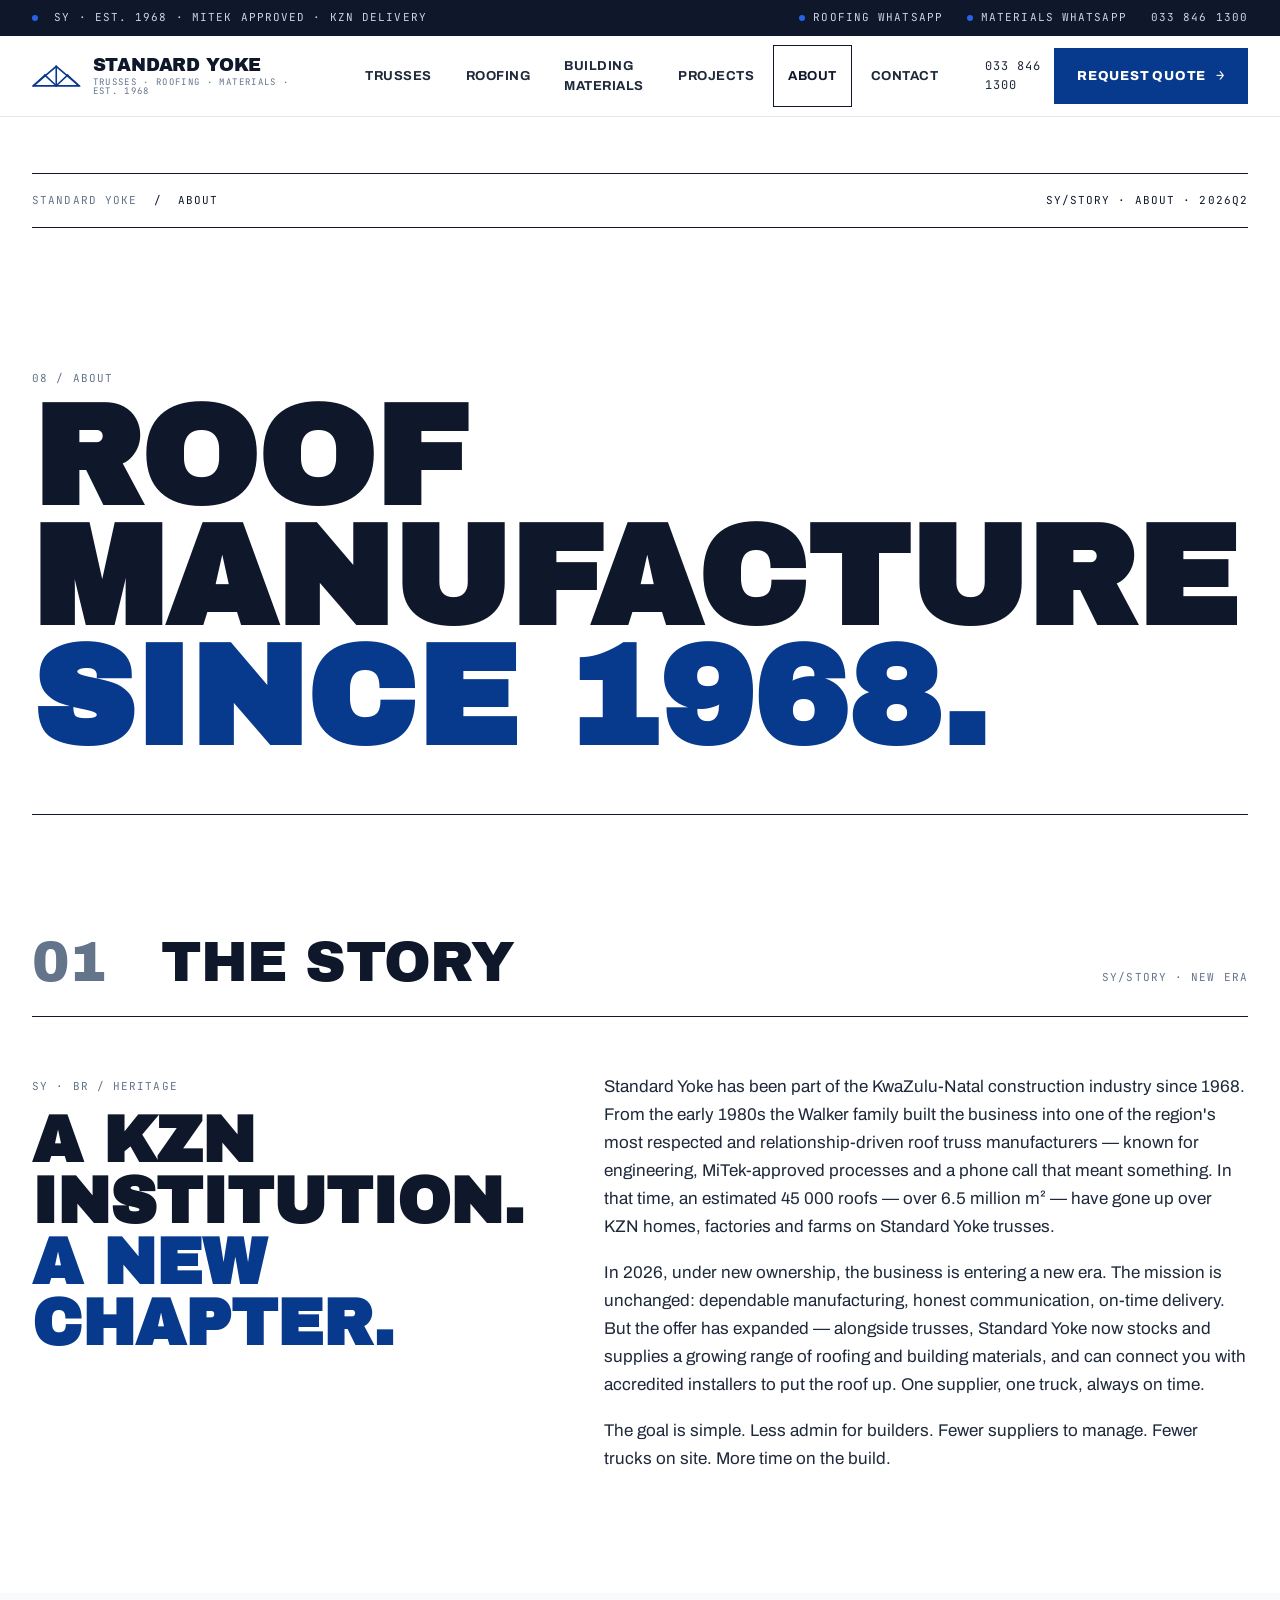
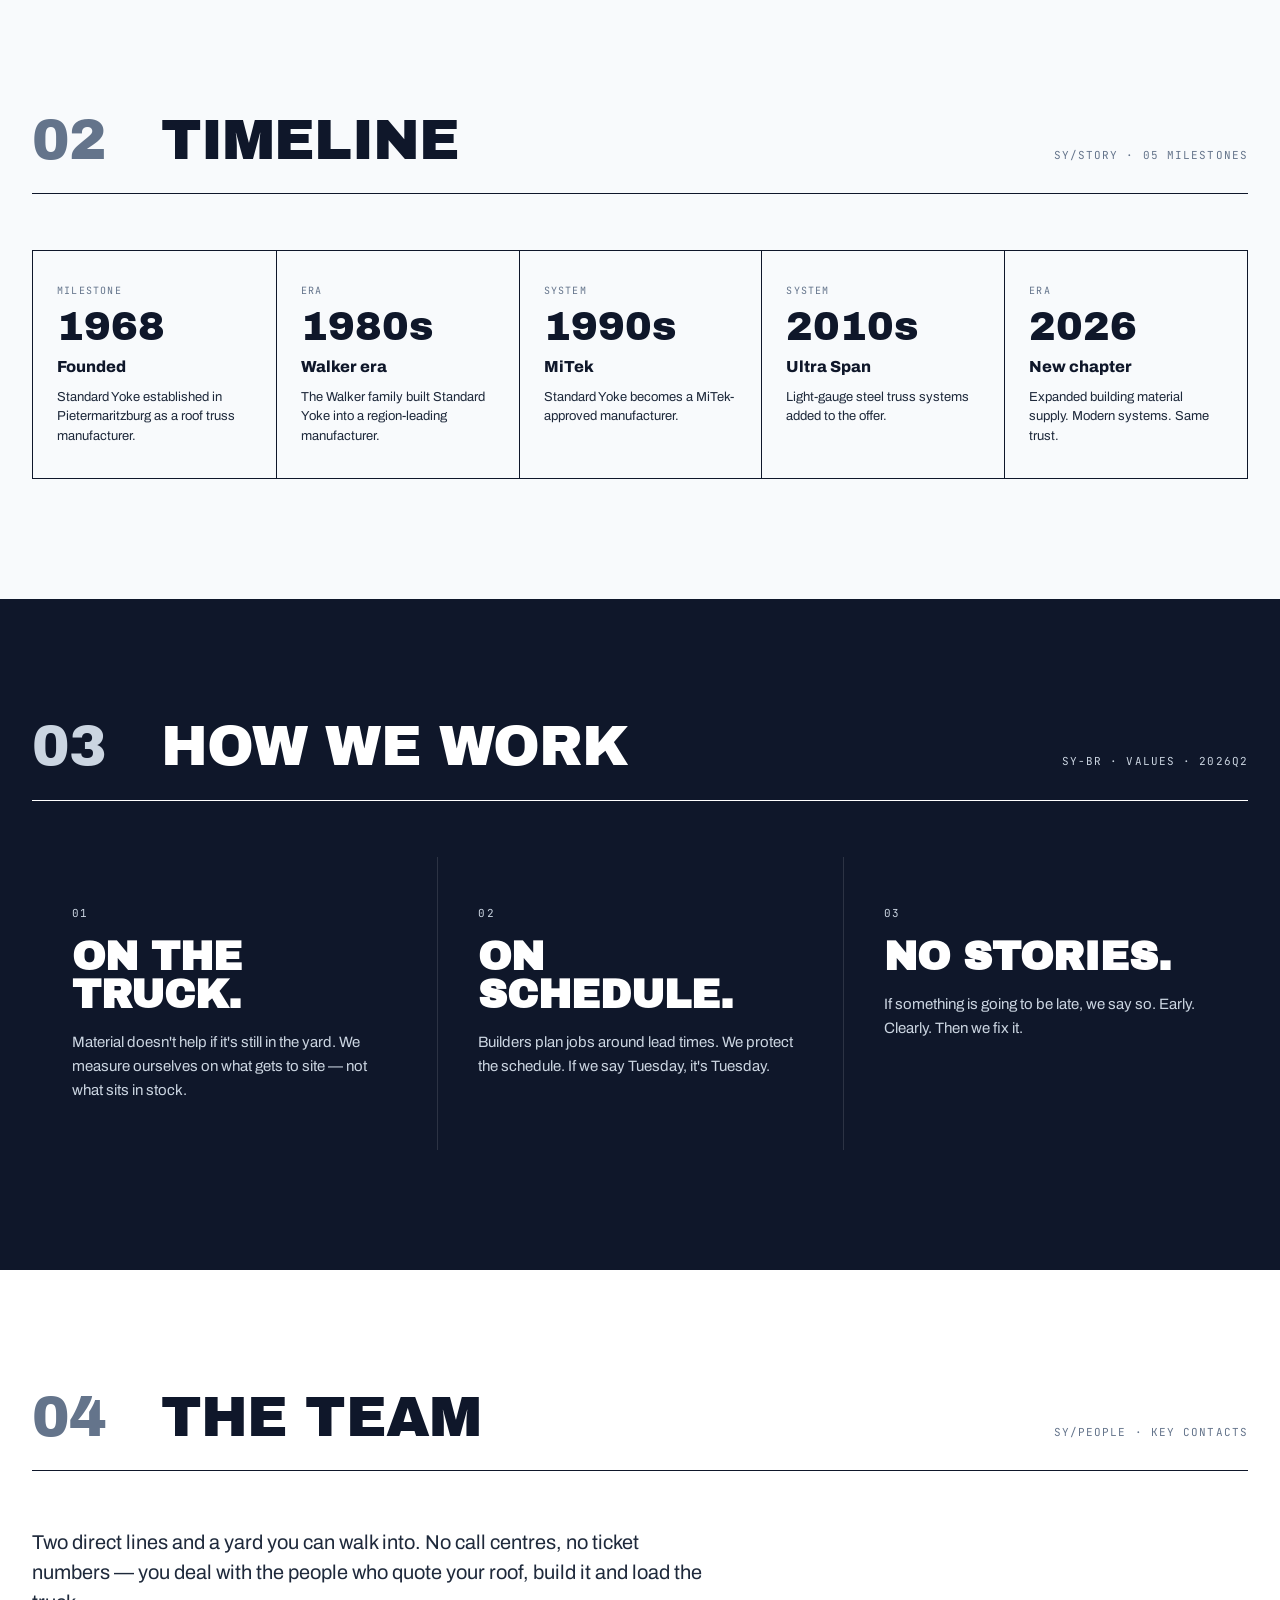
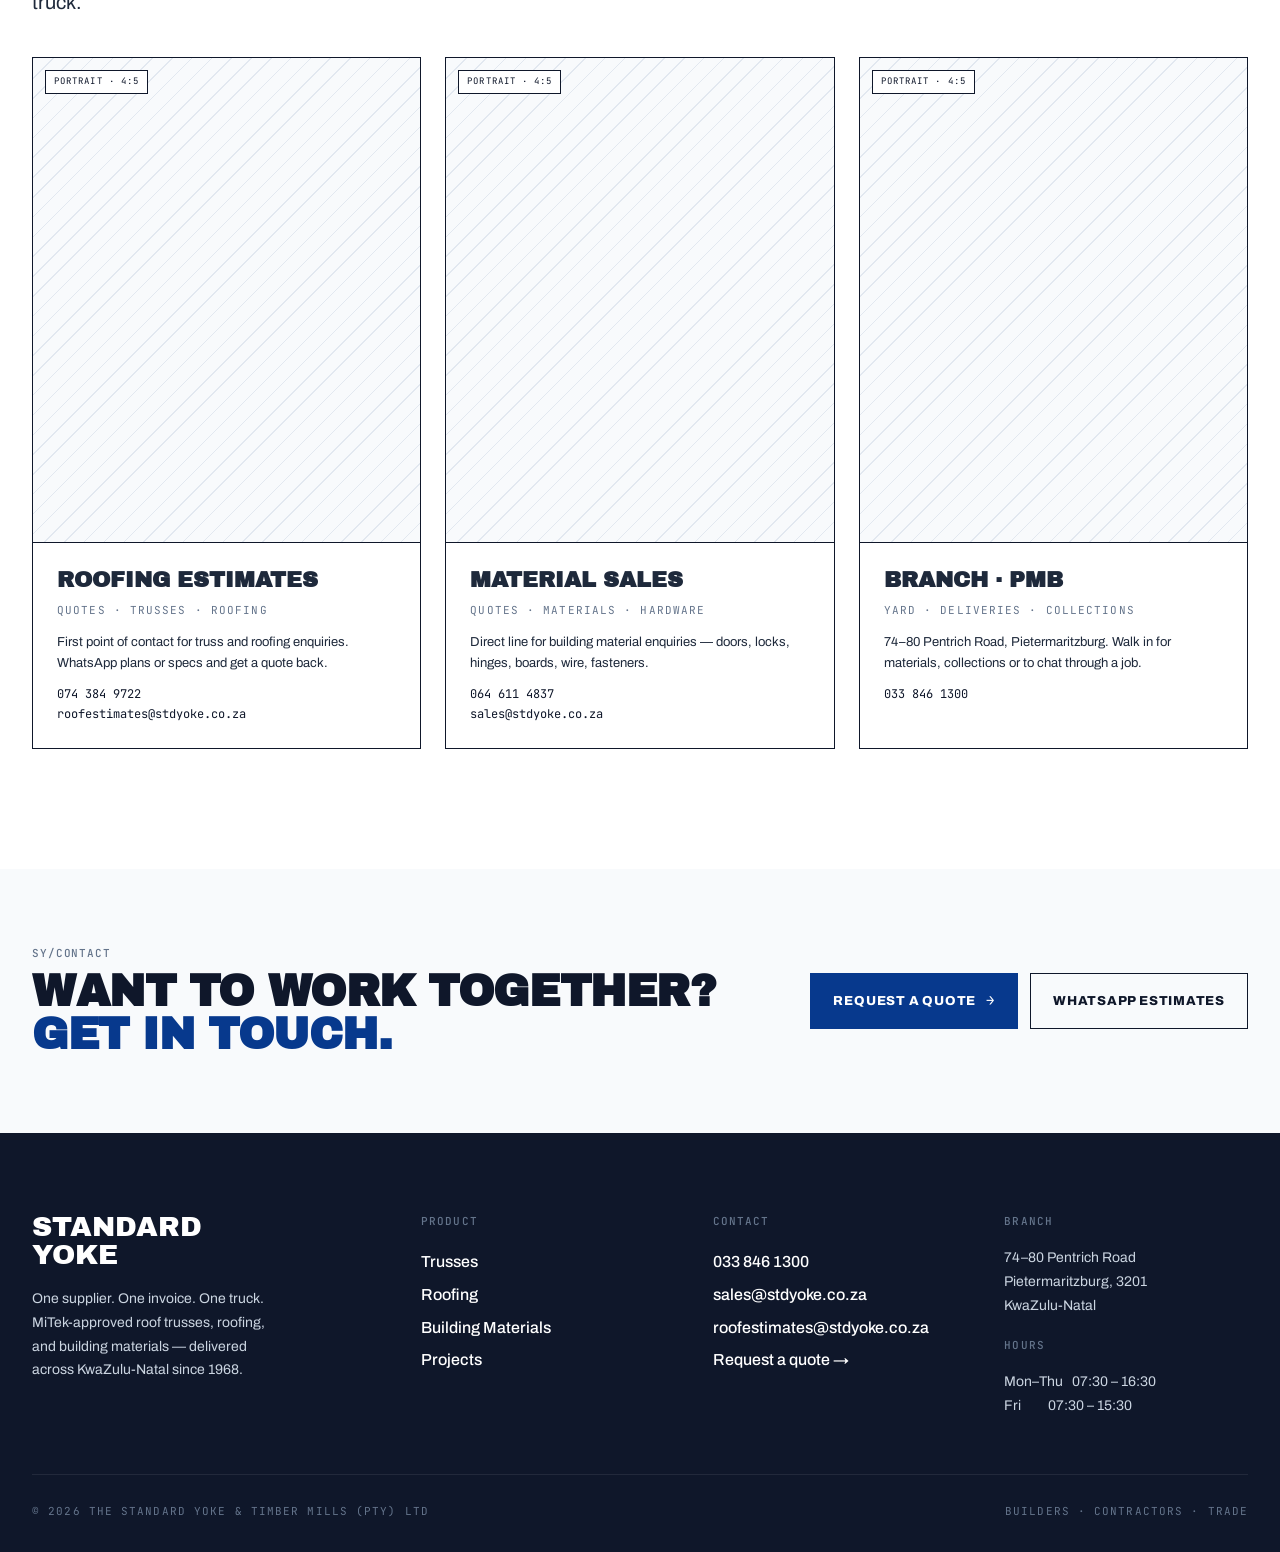
<file: about.html>
<!doctype html>
<html lang="en">
<head>
<meta charset="utf-8">
<meta name="viewport" content="width=device-width,initial-scale=1">
<title>About Standard Yoke | KZN Roof Truss Manufacturer Since 1968</title>
<meta name="description" content="A Pietermaritzburg roof truss manufacturer since 1968 — MiTek-approved trusses, roofing and building materials, now under new ownership with an expanded range.">
<meta property="og:type" content="website">
<meta property="og:site_name" content="Standard Yoke">
<meta property="og:title" content="About Standard Yoke | KZN Roof Truss Manufacturer Since 1968">
<meta property="og:description" content="A Pietermaritzburg roof truss manufacturer since 1968 — trusses, roofing and building materials, under new ownership with an expanded range.">
<meta property="og:locale" content="en_ZA">
<meta name="twitter:card" content="summary_large_image">
<!-- After your domain is live, add these for rich WhatsApp/Facebook/Instagram link previews: -->
<!-- <meta property="og:url" content="https://YOURDOMAIN/about.html"> -->
<!-- <meta property="og:image" content="https://YOURDOMAIN/og-image.jpg"> (1200x630, under 5MB) -->
<link rel="preconnect" href="https://fonts.googleapis.com"><link rel="preconnect" href="https://fonts.gstatic.com" crossorigin>
<link href="https://fonts.googleapis.com/css2?family=Archivo:wght@400;500;600;700;800&family=Archivo+Black&family=JetBrains+Mono:wght@400;500;600&display=swap" rel="stylesheet">
<link rel="stylesheet" href="styles.css">

<style>
.page-hero { padding: 56px 0 0; }
.page-meta {
  display: flex; justify-content: space-between; align-items: center;
  padding: 18px 0; border-top: 1px solid var(--ink); border-bottom: 1px solid var(--ink);
  font-family: var(--f-mono); font-size: 11px; letter-spacing: .1em; text-transform: uppercase;
  margin-bottom: 56px; gap: 16px; flex-wrap: wrap;
}
.page-meta .crumb a { color: var(--mute); }

.page-title {
  display: grid; grid-template-columns: 7fr 5fr; gap: 64px; align-items: end;
  padding-bottom: 56px; border-bottom: 1px solid var(--ink);
}
.page-title h1 { font-family: var(--f-display); font-size: clamp(64px, 11vw, 168px); line-height: .85; text-transform: uppercase; }
.page-title h1 .yoke { color: var(--yoke); }
.page-title .lede { font-size: 17px; line-height: 1.55; color: var(--ink-2); max-width: 36ch; }
.page-title .ix { font-family: var(--f-mono); font-size: 11px; letter-spacing: .1em; color: var(--mute); margin-bottom: 12px; }
@media (max-width: 900px) { .page-title { grid-template-columns: 1fr; gap: 24px; } }

.story {
  display: grid; grid-template-columns: 5fr 7fr; gap: 80px; align-items: start;
}
.story .meta { font-family: var(--f-mono); font-size: 11px; color: var(--mute); letter-spacing: .1em; }
.story h2 { font-family: var(--f-display); font-size: clamp(36px, 5vw, 72px); line-height: .95; text-transform: uppercase; }
.story h2 .yoke { color: var(--yoke); }
.story p { font-size: 17px; line-height: 1.65; color: var(--ink-2); }
.story p + p { margin-top: 18px; }
@media (max-width: 900px) { .story { grid-template-columns: 1fr; gap: 32px; } }

.timeline {
  display: grid;
  grid-template-columns: repeat(5, 1fr); gap: 0;
  border: 1px solid var(--ink);
}
.timeline .ev {
  padding: 32px 24px;
  border-left: 1px solid var(--ink);
  display: flex; flex-direction: column; gap: 8px;
}
.timeline .ev:first-child { border-left: 0; }
.timeline .yr { font-family: var(--f-display); font-size: 40px; line-height: 1; }
.timeline .label { font-family: var(--f-mono); font-size: 10px; letter-spacing: .12em; color: var(--mute); text-transform: uppercase; }
.timeline .title { font-family: var(--f-sans); font-weight: 800; font-size: 16px; }
.timeline p { font-size: 13px; color: var(--ink-2); line-height: 1.5; }
@media (max-width: 900px) {
  .timeline { grid-template-columns: 1fr 1fr; }
  .timeline .ev { border-left: 0; border-top: 1px solid var(--ink); }
  .timeline .ev:nth-child(-n+2) { border-top: 0; }
  .timeline .ev:nth-child(2n) { border-left: 1px solid var(--ink); }
}

.values {
  display: grid; grid-template-columns: repeat(3, 1fr); gap: 0;
}
.values .v {
  padding: 48px 40px; border-left: 1px solid rgba(255,255,255,.12);
  display: flex; flex-direction: column; gap: 16px;
}
.values .v:first-child { border-left: 0; }
.values .ix { font-family: var(--f-mono); font-size: 11px; letter-spacing: .12em; color: var(--hair-2); }
.values h3 { font-family: var(--f-display); font-size: 40px; line-height: .95; text-transform: uppercase; }
.values p { color: var(--hair-2); line-height: 1.6; font-size: 15px; }
@media (max-width: 900px) {
  .values { grid-template-columns: 1fr; }
  .values .v { border-left: 0; border-top: 1px solid rgba(255,255,255,.12); padding: 32px 24px; }
  .values .v:first-child { border-top: 0; }
}

.team {
  display: grid; grid-template-columns: repeat(3, 1fr); gap: 24px;
}
.team .card-t {
  border: 1px solid var(--ink);
  display: flex; flex-direction: column;
}
.team .image {
  aspect-ratio: 4 / 5;
  background:
    repeating-linear-gradient(135deg, var(--hair) 0 1px, transparent 1px 14px),
    var(--snow);
  position: relative;
}
.team .image .ph-tag {
  position: absolute; top: 12px; left: 12px;
  background: var(--white); border: 1px solid var(--ink);
  padding: 4px 8px;
  font-family: var(--f-mono); font-size: 9px; letter-spacing: .12em;
}
.team .body { padding: 20px 24px 24px; border-top: 1px solid var(--ink); display:flex;flex-direction:column;gap:4px; }
.team h4 { font-family: var(--f-display); font-size: 22px; text-transform: uppercase; }
.team .role { font-family: var(--f-mono); font-size: 11px; letter-spacing: .1em; color: var(--mute); text-transform: uppercase; }
.team .bio { font-size: 13px; color: var(--ink-2); margin-top: 8px; }
@media (max-width: 900px) { .team { grid-template-columns: 1fr; } }
</style>
</head>
<body data-screen-label="About">

<div id="sy-header"></div>

<main>

<section class="page-hero">
  <div class="container">
    <div class="page-meta">
      <div class="crumb"><a href="index.html">Standard Yoke</a> &nbsp;/&nbsp; <span style="color:var(--ink)">About</span></div>
      <div>SY/STORY · ABOUT · 2026Q2</div>
    </div>

    <div class="page-title">
      <div>
        <div class="ix">08 / ABOUT</div>
        <h1>Roof<br>manufacture<br><span class="yoke">since 1968.</span></h1>
      </div>
      <div>
        <p class="lede">Standard Yoke has been part of the KwaZulu-Natal construction industry for over fifty years — quietly, dependably, on schedule. This is the company behind the trusses.</p>
      </div>
    </div>
  </div>
</section>

<section data-screen-label="Story">
  <div class="container">
    <div class="section-head">
      <div class="num"><span>01</span> &nbsp; THE STORY</div>
      <div class="meta">SY/STORY · NEW ERA</div>
    </div>

    <div class="story">
      <div>
        <span class="meta">SY · BR / HERITAGE</span>
        <h2 style="margin-top:14px">A KZN<br>institution.<br><span class="yoke">A new chapter.</span></h2>
      </div>
      <div>
        <p>Standard Yoke has been part of the KwaZulu-Natal construction industry since 1968. From the early 1980s the Walker family built the business into one of the region's most respected and relationship-driven roof truss manufacturers — known for engineering, MiTek-approved processes and a phone call that meant something. In that time, an estimated 45 000 roofs — over 6.5 million m² — have gone up over KZN homes, factories and farms on Standard Yoke trusses.</p>
        <p>In 2026, under new ownership, the business is entering a new era. The mission is unchanged: dependable manufacturing, honest communication, on-time delivery. But the offer has expanded — alongside trusses, Standard Yoke now stocks and supplies a growing range of roofing and building materials, and can connect you with accredited installers to put the roof up. One supplier, one truck, always on time.</p>
        <p>The goal is simple. Less admin for builders. Fewer suppliers to manage. Fewer trucks on site. More time on the build.</p>
      </div>
    </div>
  </div>
</section>

<section class="surface--snow" data-screen-label="Timeline">
  <div class="container">
    <div class="section-head">
      <div class="num"><span>02</span> &nbsp; TIMELINE</div>
      <div class="meta">SY/STORY · 05 MILESTONES</div>
    </div>

    <div class="timeline">
      <div class="ev">
        <span class="label">MILESTONE</span>
        <span class="yr">1968</span>
        <span class="title">Founded</span>
        <p>Standard Yoke established in Pietermaritzburg as a roof truss manufacturer.</p>
      </div>
      <div class="ev">
        <span class="label">ERA</span>
        <span class="yr">1980s</span>
        <span class="title">Walker era</span>
        <p>The Walker family built Standard Yoke into a region-leading manufacturer.</p>
      </div>
      <div class="ev">
        <span class="label">SYSTEM</span>
        <span class="yr">1990s</span>
        <span class="title">MiTek</span>
        <p>Standard Yoke becomes a MiTek-approved manufacturer.</p>
      </div>
      <div class="ev">
        <span class="label">SYSTEM</span>
        <span class="yr">2010s</span>
        <span class="title">Ultra Span</span>
        <p>Light-gauge steel truss systems added to the offer.</p>
      </div>
      <div class="ev">
        <span class="label">ERA</span>
        <span class="yr">2026</span>
        <span class="title">New chapter</span>
        <p>Expanded building material supply. Modern systems. Same trust.</p>
      </div>
    </div>
  </div>
</section>

<section class="surface--ink" data-screen-label="Values">
  <div class="container">
    <div class="section-head" style="border-color:var(--white)">
      <div class="num" style="color:var(--white)"><span style="color:var(--hair-2)">03</span> &nbsp; HOW WE WORK</div>
      <div class="meta" style="color:var(--hair-2)">SY-BR · VALUES · 2026Q2</div>
    </div>

    <div class="values">
      <div class="v">
        <span class="ix">01</span>
        <h3>On the truck.</h3>
        <p>Material doesn't help if it's still in the yard. We measure ourselves on what gets to site — not what sits in stock.</p>
      </div>
      <div class="v">
        <span class="ix">02</span>
        <h3>On schedule.</h3>
        <p>Builders plan jobs around lead times. We protect the schedule. If we say Tuesday, it's Tuesday.</p>
      </div>
      <div class="v">
        <span class="ix">03</span>
        <h3>No stories.</h3>
        <p>If something is going to be late, we say so. Early. Clearly. Then we fix it.</p>
      </div>
    </div>
  </div>
</section>

<section data-screen-label="Team">
  <div class="container">
    <div class="section-head">
      <div class="num"><span>04</span> &nbsp; THE TEAM</div>
      <div class="meta">SY/PEOPLE · KEY CONTACTS</div>
    </div>

    <p class="lead" style="max-width:62ch;margin-bottom:40px">Two direct lines and a yard you can walk into. No call centres, no ticket numbers — you deal with the people who quote your roof, build it and load the truck.</p>

    <div class="team">
      <article class="card-t">
        <div class="image"><span class="ph-tag">PORTRAIT · 4:5</span></div>
        <div class="body">
          <h4>Roofing Estimates</h4>
          <span class="role">QUOTES · TRUSSES · ROOFING</span>
          <p class="bio">First point of contact for truss and roofing enquiries. WhatsApp plans or specs and get a quote back.</p>
          <p class="bio" style="font-family:var(--f-mono);font-size:12px;color:var(--ink)">074 384 9722<br>roofestimates@stdyoke.co.za</p>
        </div>
      </article>
      <article class="card-t">
        <div class="image"><span class="ph-tag">PORTRAIT · 4:5</span></div>
        <div class="body">
          <h4>Material Sales</h4>
          <span class="role">QUOTES · MATERIALS · HARDWARE</span>
          <p class="bio">Direct line for building material enquiries — doors, locks, hinges, boards, wire, fasteners.</p>
          <p class="bio" style="font-family:var(--f-mono);font-size:12px;color:var(--ink)">064 611 4837<br>sales@stdyoke.co.za</p>
        </div>
      </article>
      <article class="card-t">
        <div class="image"><span class="ph-tag">PORTRAIT · 4:5</span></div>
        <div class="body">
          <h4>Branch · PMB</h4>
          <span class="role">YARD · DELIVERIES · COLLECTIONS</span>
          <p class="bio">74–80 Pentrich Road, Pietermaritzburg. Walk in for materials, collections or to chat through a job.</p>
          <p class="bio" style="font-family:var(--f-mono);font-size:12px;color:var(--ink)">033 846 1300</p>
        </div>
      </article>
    </div>
  </div>
</section>

<section class="surface--snow compact" data-screen-label="CTA">
  <div class="container">
    <div style="display:grid;grid-template-columns:1fr auto;gap:32px;align-items:center;flex-wrap:wrap;padding:20px 0">
      <div>
        <div class="mono" style="color:var(--mute);margin-bottom:8px">SY/CONTACT</div>
        <h2 class="h2">Want to work together? <span style="color:var(--yoke)">Get in touch.</span></h2>
      </div>
      <div style="display:flex;gap:12px;flex-wrap:wrap">
        <a class="btn" href="contact.html">Request a quote <span class="arrow">→</span></a>
        <a class="btn btn--ghost" href="https://wa.me/27743849722">WhatsApp estimates</a>
      </div>
    </div>
  </div>
</section>

</main>

<div id="sy-footer"></div>
<script src="sy.js"></script>
<script>SY.init({ active: 'about' });</script>
</body>
</html>
</file>
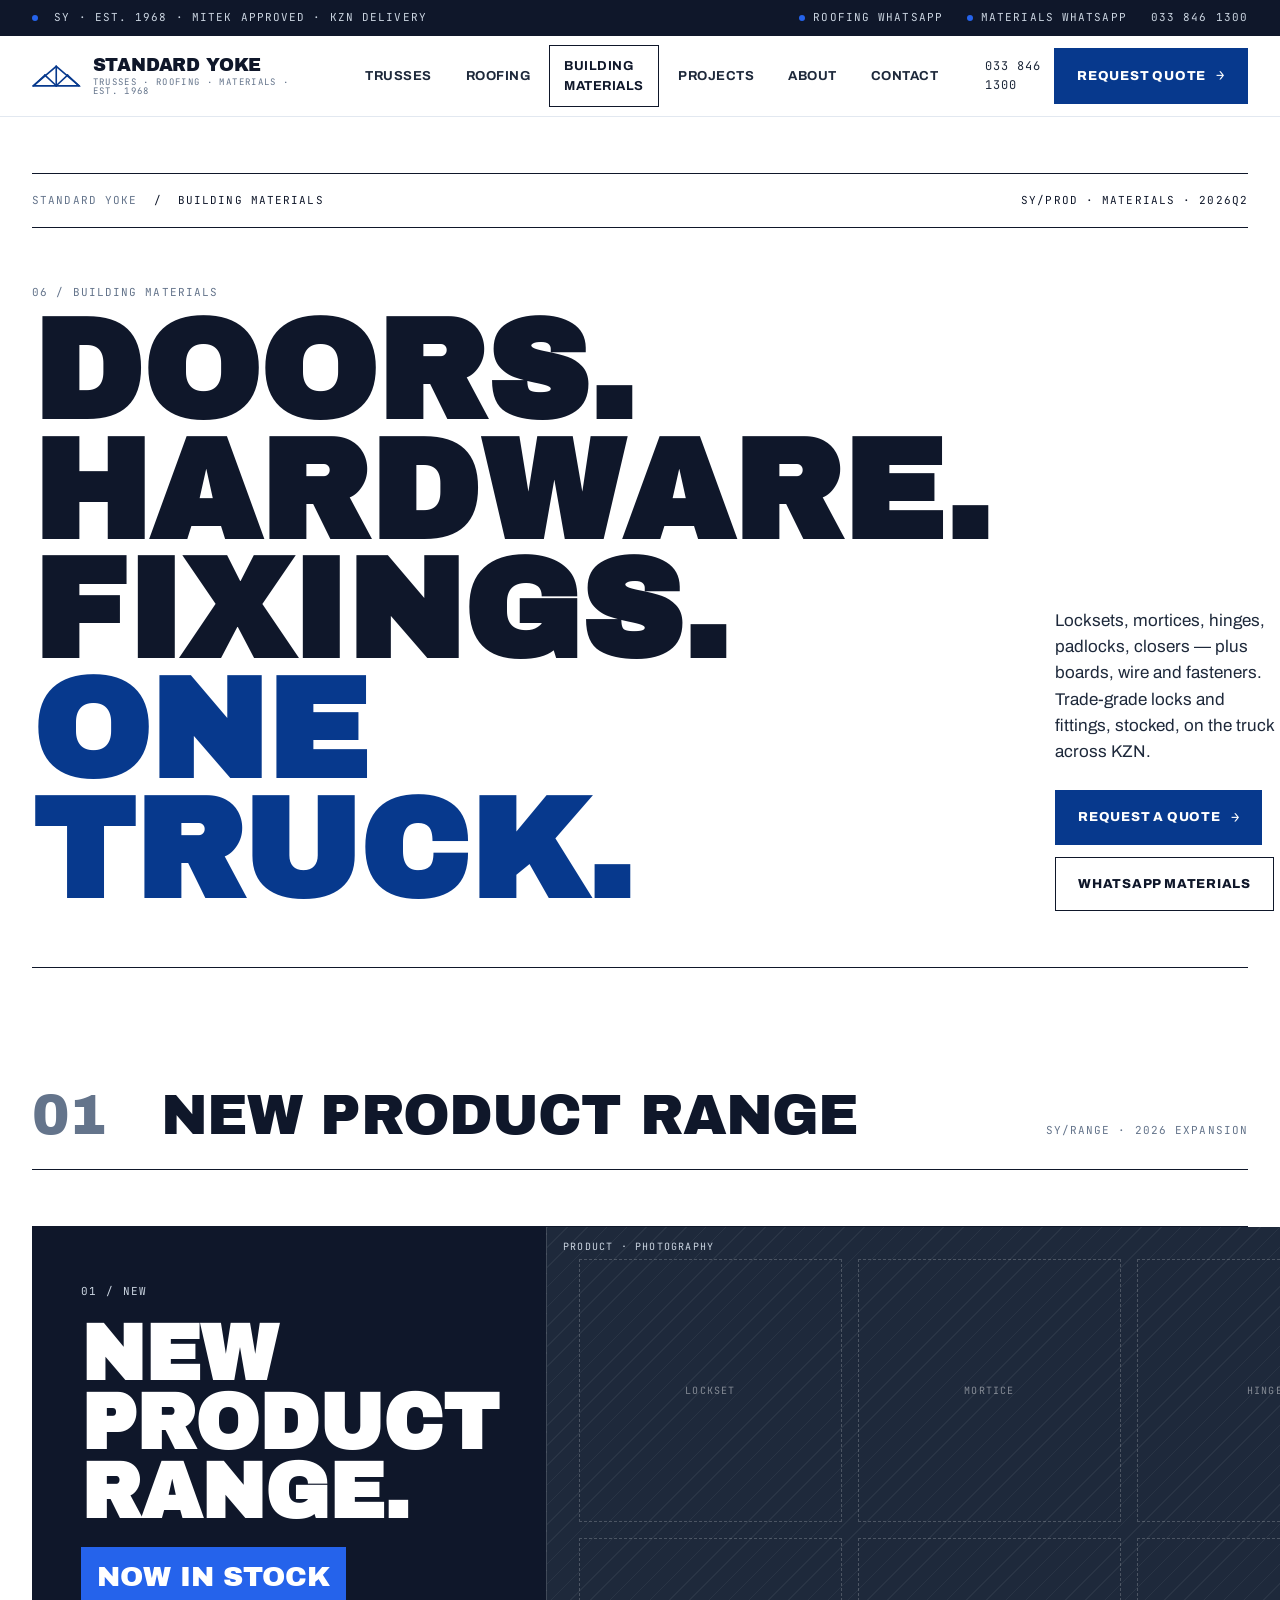
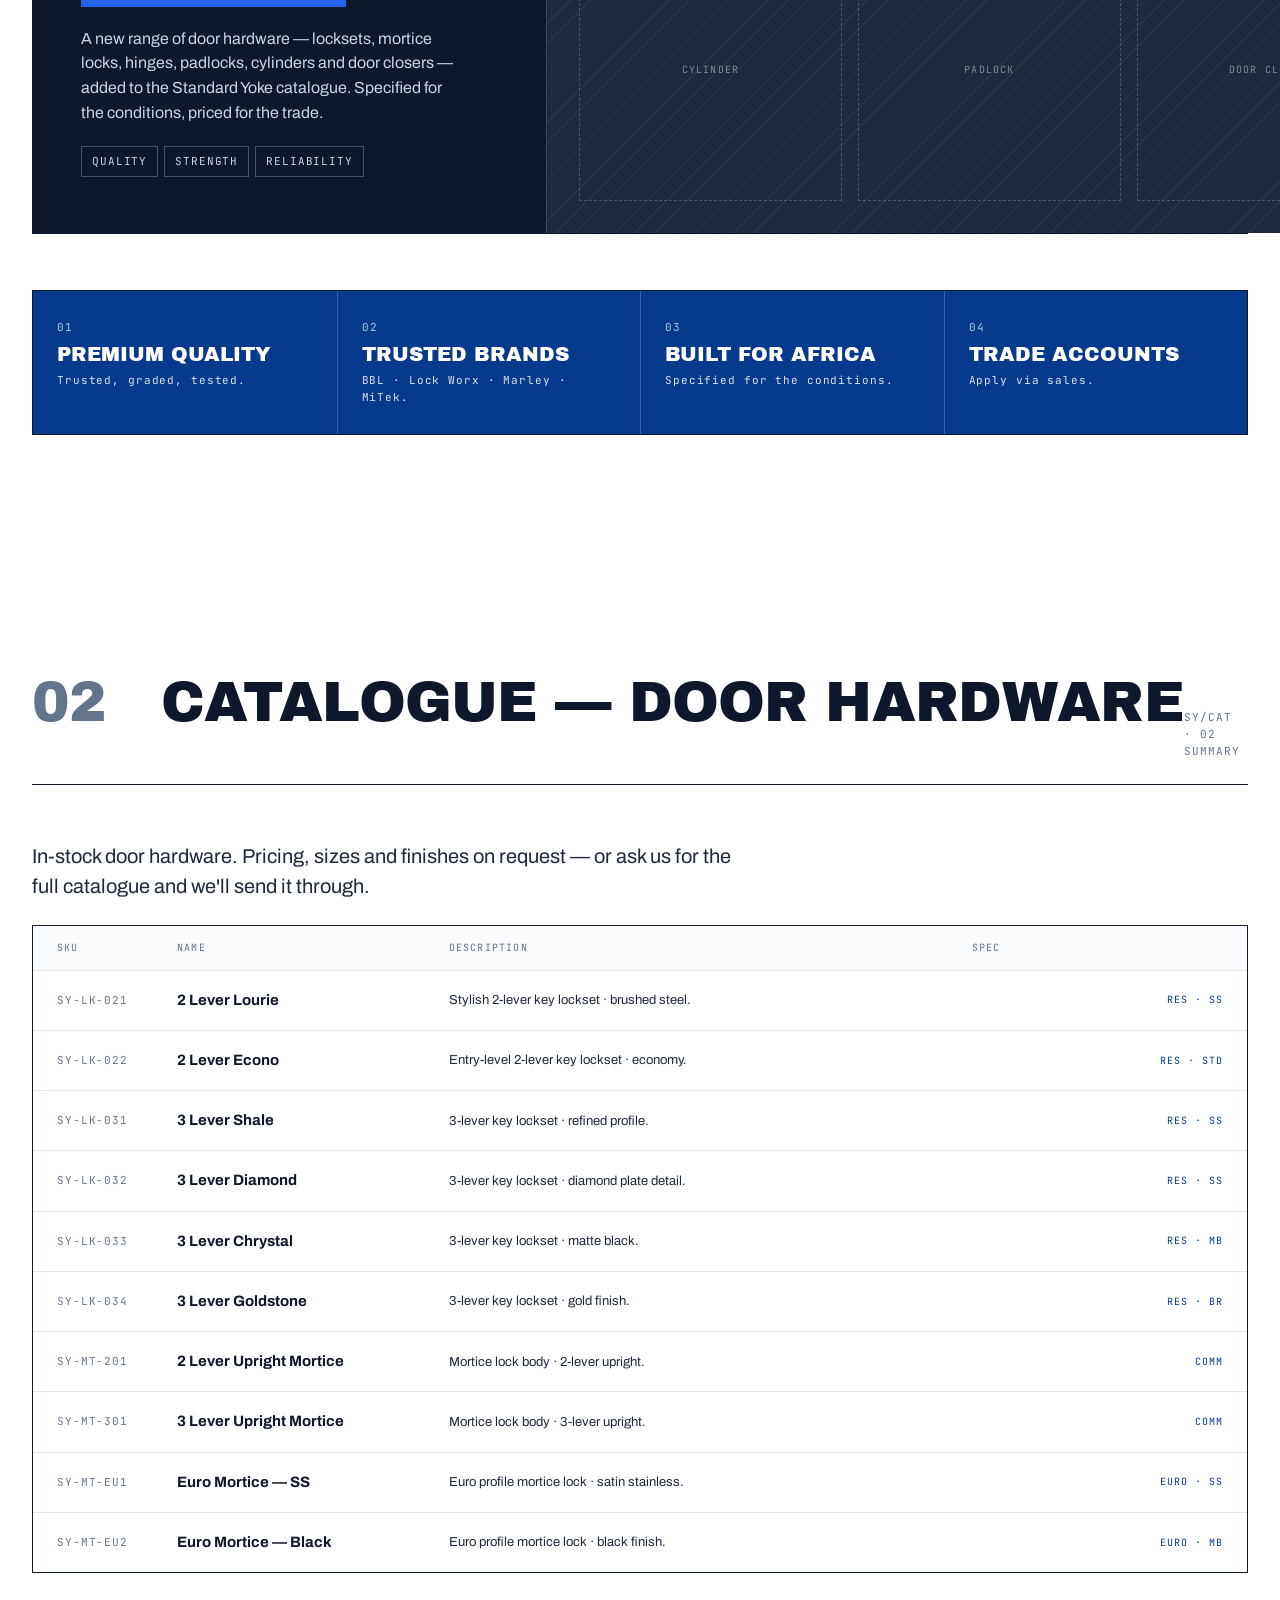
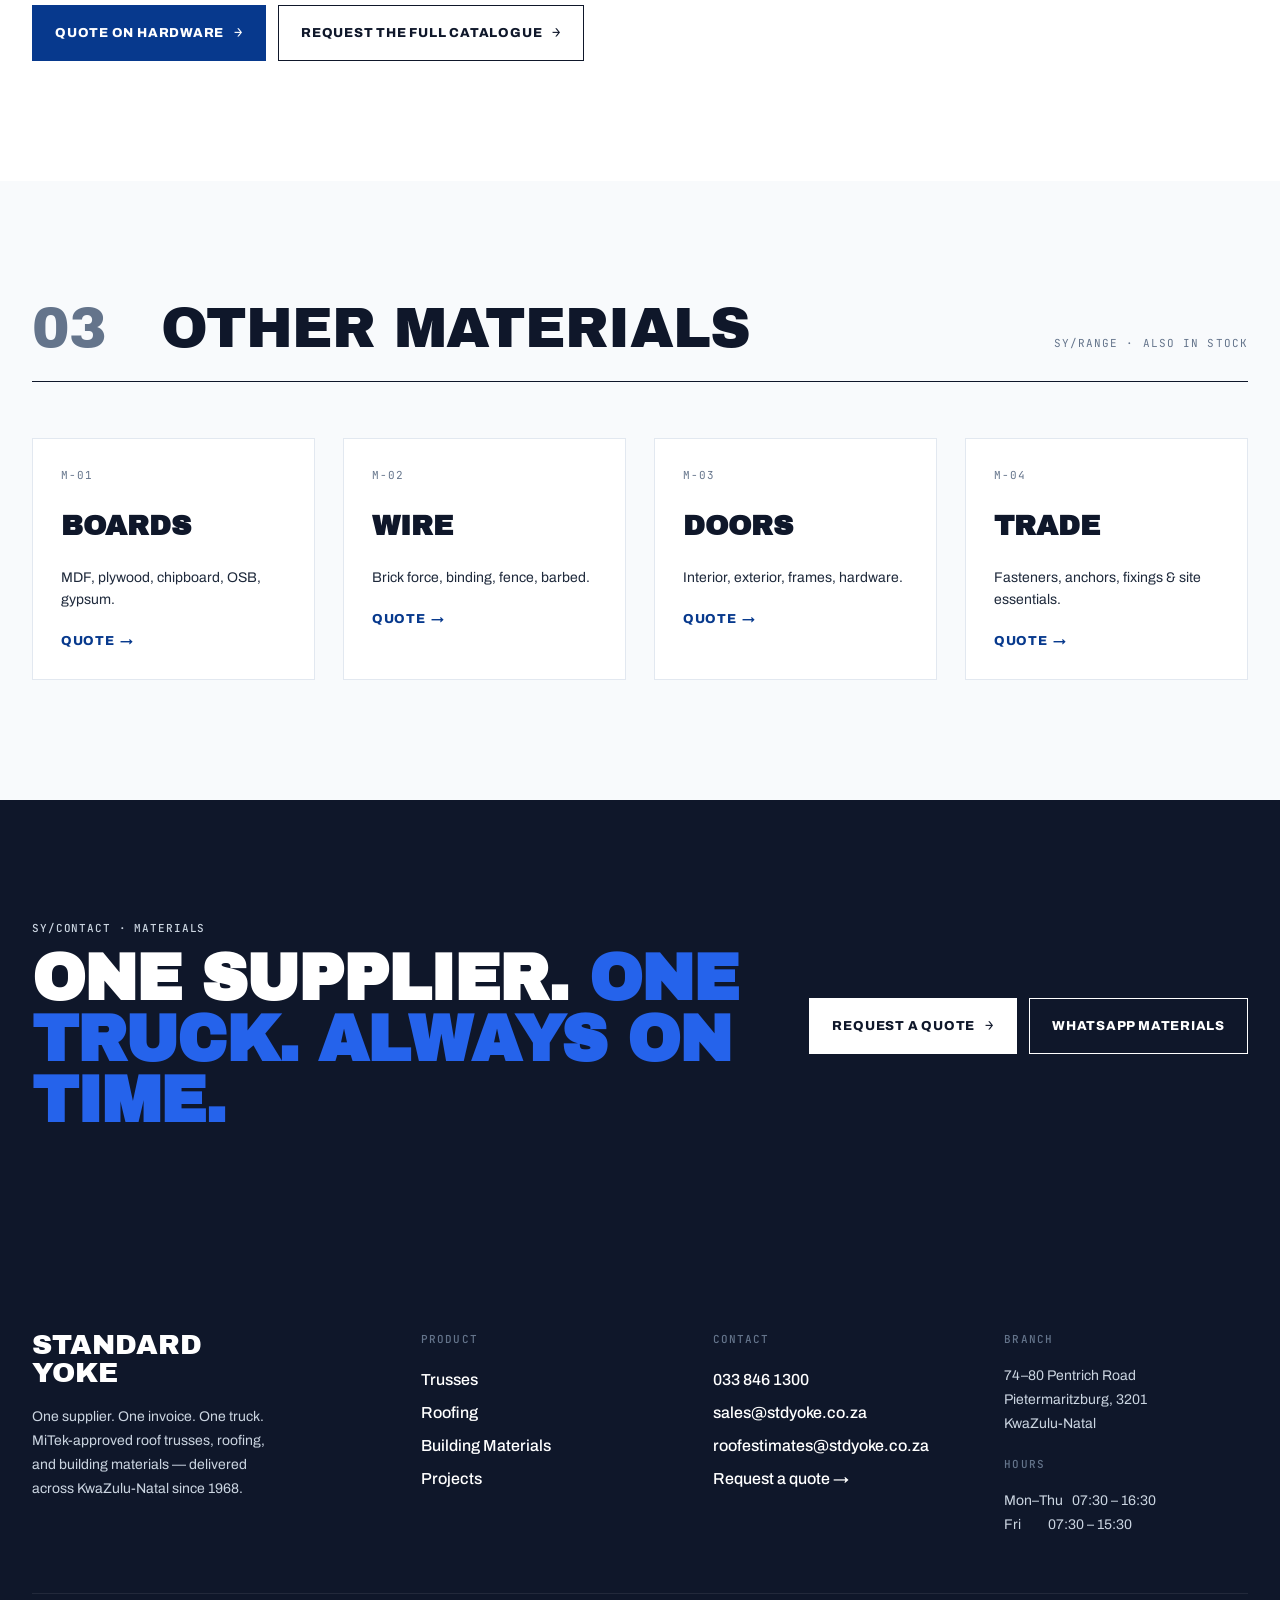
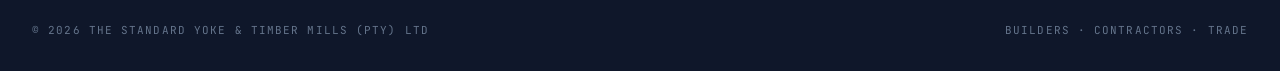
<file: building-materials.html>
<!doctype html>
<html lang="en">
<head>
<meta charset="utf-8">
<meta name="viewport" content="width=device-width,initial-scale=1">
<title>Door Hardware & Building Materials, KZN | Standard Yoke</title>
<meta name="description" content="Locksets, mortice locks, hinges, padlocks and door closers, plus boards, wire and fasteners — trade-grade hardware stocked and delivered across KZN.">
<meta property="og:type" content="website">
<meta property="og:site_name" content="Standard Yoke">
<meta property="og:title" content="Door Hardware & Building Materials, KZN | Standard Yoke">
<meta property="og:description" content="Locksets, mortice locks, hinges, padlocks and closers, plus boards, wire and fasteners — trade-grade hardware delivered across KZN.">
<meta property="og:locale" content="en_ZA">
<meta name="twitter:card" content="summary_large_image">
<!-- After your domain is live, add these for rich WhatsApp/Facebook/Instagram link previews: -->
<!-- <meta property="og:url" content="https://YOURDOMAIN/building-materials.html"> -->
<!-- <meta property="og:image" content="https://YOURDOMAIN/og-image.jpg"> (1200x630, under 5MB) -->
<link rel="preconnect" href="https://fonts.googleapis.com"><link rel="preconnect" href="https://fonts.gstatic.com" crossorigin>
<link href="https://fonts.googleapis.com/css2?family=Archivo:wght@400;500;600;700;800&family=Archivo+Black&family=JetBrains+Mono:wght@400;500;600&display=swap" rel="stylesheet">
<link rel="stylesheet" href="styles.css">

<style>
.page-hero { padding: 56px 0 0; }
.page-meta {
  display: flex; justify-content: space-between; align-items: center;
  padding: 18px 0; border-top: 1px solid var(--ink); border-bottom: 1px solid var(--ink);
  font-family: var(--f-mono); font-size: 11px; letter-spacing: .1em; text-transform: uppercase;
  margin-bottom: 56px; gap: 16px; flex-wrap: wrap;
}
.page-meta .crumb a { color: var(--mute); }
.page-title {
  display: grid; grid-template-columns: 7fr 5fr; gap: 64px; align-items: end;
  padding-bottom: 56px; border-bottom: 1px solid var(--ink);
}
.page-title h1 { font-family: var(--f-display); font-size: clamp(64px, 11vw, 168px); line-height: .85; text-transform: uppercase; }
.page-title h1 .yoke { color: var(--yoke); }
.page-title .lede { font-size: 17px; line-height: 1.55; color: var(--ink-2); max-width: 36ch; }
.page-title .ix { font-family: var(--f-mono); font-size: 11px; letter-spacing: .1em; color: var(--mute); margin-bottom: 12px; }
@media (max-width: 900px) { .page-title { grid-template-columns: 1fr; gap: 24px; } }

/* NEW RANGE callout (replicates flyer voice) */
.new-range {
  background: var(--ink); color: var(--white);
  border: 1px solid var(--ink);
  display: grid; grid-template-columns: 1fr 1fr; gap: 0;
  margin-bottom: 56px;
}
.new-range .copy { padding: 56px 48px; display: flex; flex-direction: column; gap: 20px; }
.new-range .copy .ix { font-family: var(--f-mono); font-size: 11px; letter-spacing: .12em; color: var(--hair-2); }
.new-range .copy h2 { font-family: var(--f-display); font-size: clamp(44px, 6vw, 80px); line-height: .9; text-transform: uppercase; }
.new-range .copy .stamp {
  display: inline-block;
  background: var(--sky); color: var(--white);
  font-family: var(--f-display); font-size: 28px;
  padding: 8px 16px;
  align-self: flex-start;
}
.new-range .copy .tags { display: flex; flex-wrap: wrap; gap: 6px; }
.new-range .copy .tag {
  font-family: var(--f-mono); font-size: 11px; letter-spacing: .08em; text-transform: uppercase;
  border: 1px solid rgba(255,255,255,.25);
  padding: 6px 10px;
  color: var(--hair-2);
}

.new-range .display-area {
  background:
    repeating-linear-gradient(135deg, rgba(255,255,255,.05) 0 1px, transparent 1px 14px),
    var(--ink-2);
  border-left: 1px solid rgba(255,255,255,.15);
  padding: 32px;
  position: relative;
  display: grid;
  grid-template-columns: repeat(3, 1fr);
  gap: 16px;
  min-height: 360px;
}
.new-range .display-area::before {
  content: "PRODUCT · PHOTOGRAPHY"; position: absolute;
  top: 12px; left: 16px;
  font-family: var(--f-mono); font-size: 10px; letter-spacing: .12em; color: var(--hair-2);
}
.new-range .display-area .slot {
  border: 1px dashed rgba(255,255,255,.2);
  display: flex; align-items: center; justify-content: center;
  font-family: var(--f-mono); font-size: 10px; letter-spacing: .12em;
  color: rgba(255,255,255,.45);
  aspect-ratio: 1;
}

@media (max-width: 900px) {
  .new-range { grid-template-columns: 1fr; }
  .new-range .display-area { border-left: 0; border-top: 1px solid rgba(255,255,255,.15); }
}

/* PILLAR badges row (from flyer "PREMIUM QUALITY · TRUSTED BRANDS · BUILT FOR AFRICA · TRADE ACCOUNTS") */
.badges {
  display: grid; grid-template-columns: repeat(4, 1fr); gap: 0;
  border: 1px solid var(--ink);
  background: var(--yoke);
  color: var(--white);
}
.badges .b {
  padding: 28px 24px;
  border-left: 1px solid rgba(255,255,255,.2);
  display: flex; flex-direction: column; gap: 8px;
}
.badges .b:first-child { border-left: 0; }
.badges .b .ix { font-family: var(--f-mono); font-size: 11px; letter-spacing: .1em; color: rgba(255,255,255,.7); }
.badges .b .title { font-family: var(--f-display); font-size: 20px; line-height: 1; text-transform: uppercase; }
.badges .b .sub { font-family: var(--f-mono); font-size: 11px; letter-spacing: .08em; color: rgba(255,255,255,.85); }
@media (max-width: 900px) {
  .badges { grid-template-columns: 1fr 1fr; }
  .badges .b { border-left: 0 !important; border-top: 1px solid rgba(255,255,255,.2); }
  .badges .b:nth-child(-n+2) { border-top: 0; }
  .badges .b:nth-child(2n+1) { border-left: 0 !important; }
}

/* Catalogue grid: products */
.cat-list {
  border: 1px solid var(--ink);
}
.cat-list > .row {
  display: grid; grid-template-columns: 100px 1fr 2fr 1fr;
  align-items: center;
  border-top: 1px solid var(--hair);
  padding: 18px 24px;
  gap: 20px;
}
.cat-list > .row.head {
  background: var(--snow); border-top: 0;
  font-family: var(--f-mono); font-size: 10px; letter-spacing: .12em; color: var(--mute); text-transform: uppercase;
  padding: 14px 24px;
}
.cat-list > .row:hover:not(.head) { background: var(--snow); }
.cat-list .sku { font-family: var(--f-mono); font-size: 11px; letter-spacing: .08em; color: var(--mute); }
.cat-list .name { font-weight: 700; font-size: 15px; }
.cat-list .desc { font-size: 13px; color: var(--ink-2); }
.cat-list .tag { font-family: var(--f-mono); font-size: 10px; letter-spacing: .1em; text-transform: uppercase; color: var(--yoke); justify-self: end; }

@media (max-width: 900px) {
  .cat-list > .row { grid-template-columns: 1fr; gap: 6px; }
  .cat-list > .row.head { display: none; }
  .cat-list .tag { justify-self: start; }
}
</style>
</head>
<body data-screen-label="Building Materials">

<div id="sy-header"></div>

<main>

<section class="page-hero">
  <div class="container">
    <div class="page-meta">
      <div class="crumb"><a href="index.html">Standard Yoke</a> &nbsp;/&nbsp; <span style="color:var(--ink)">Building Materials</span></div>
      <div>SY/PROD · MATERIALS · 2026Q2</div>
    </div>

    <div class="page-title">
      <div>
        <div class="ix">06 / BUILDING MATERIALS</div>
        <h1>Doors.<br>Hardware. Fixings.<br><span class="yoke">One truck.</span></h1>
      </div>
      <div>
        <p class="lede">Locksets, mortices, hinges, padlocks, closers — plus boards, wire and fasteners. Trade-grade locks and fittings, stocked, on the truck across KZN.</p>
        <div style="display:flex;gap:12px;margin-top:24px;flex-wrap:wrap">
          <a class="btn" href="contact.html">Request a quote <span class="arrow">→</span></a>
          <a class="btn btn--ghost" href="https://wa.me/27646114837">WhatsApp materials</a>
        </div>
      </div>
    </div>
  </div>
</section>

<section data-screen-label="New Range">
  <div class="container">
    <div class="section-head">
      <div class="num"><span>01</span> &nbsp; NEW PRODUCT RANGE</div>
      <div class="meta">SY/RANGE · 2026 EXPANSION</div>
    </div>

    <article class="new-range">
      <div class="copy">
        <div class="ix">01 / NEW</div>
        <h2>New product<br>range.</h2>
        <div class="stamp">NOW IN STOCK</div>
        <p style="color:var(--hair-2);max-width:42ch">A new range of door hardware — locksets, mortice locks, hinges, padlocks, cylinders and door closers — added to the Standard Yoke catalogue. Specified for the conditions, priced for the trade.</p>
        <div class="tags">
          <span class="tag">QUALITY</span>
          <span class="tag">STRENGTH</span>
          <span class="tag">RELIABILITY</span>
        </div>
      </div>
      <div class="display-area">
        <div class="slot">LOCKSET</div>
        <div class="slot">MORTICE</div>
        <div class="slot">HINGES</div>
        <div class="slot">CYLINDER</div>
        <div class="slot">PADLOCK</div>
        <div class="slot">DOOR CLOSER</div>
      </div>
    </article>

    <div class="badges">
      <div class="b">
        <span class="ix">01</span>
        <span class="title">Premium Quality</span>
        <span class="sub">Trusted, graded, tested.</span>
      </div>
      <div class="b">
        <span class="ix">02</span>
        <span class="title">Trusted Brands</span>
        <span class="sub">BBL · Lock Worx · Marley · MiTek.</span>
      </div>
      <div class="b">
        <span class="ix">03</span>
        <span class="title">Built for Africa</span>
        <span class="sub">Specified for the conditions.</span>
      </div>
      <div class="b">
        <span class="ix">04</span>
        <span class="title">Trade Accounts</span>
        <span class="sub">Apply via sales.</span>
      </div>
    </div>
  </div>
</section>

<section data-screen-label="Catalogue">
  <div class="container">
    <div class="section-head">
      <div class="num"><span>02</span> &nbsp; CATALOGUE — DOOR HARDWARE</div>
      <div class="meta">SY/CAT · 02 SUMMARY</div>
    </div>

    <p class="lead" style="margin-bottom:24px;max-width:64ch">In-stock door hardware. Pricing, sizes and finishes on request — or ask us for the full catalogue and we'll send it through.</p>

    <div class="cat-list">
      <div class="row head">
        <span>SKU</span><span>NAME</span><span>DESCRIPTION</span><span>SPEC</span>
      </div>
      <div class="row">
        <span class="sku">SY-LK-021</span>
        <span class="name">2 Lever Lourie</span>
        <span class="desc">Stylish 2-lever key lockset · brushed steel.</span>
        <span class="tag">RES · SS</span>
      </div>
      <div class="row">
        <span class="sku">SY-LK-022</span>
        <span class="name">2 Lever Econo</span>
        <span class="desc">Entry-level 2-lever key lockset · economy.</span>
        <span class="tag">RES · STD</span>
      </div>
      <div class="row">
        <span class="sku">SY-LK-031</span>
        <span class="name">3 Lever Shale</span>
        <span class="desc">3-lever key lockset · refined profile.</span>
        <span class="tag">RES · SS</span>
      </div>
      <div class="row">
        <span class="sku">SY-LK-032</span>
        <span class="name">3 Lever Diamond</span>
        <span class="desc">3-lever key lockset · diamond plate detail.</span>
        <span class="tag">RES · SS</span>
      </div>
      <div class="row">
        <span class="sku">SY-LK-033</span>
        <span class="name">3 Lever Chrystal</span>
        <span class="desc">3-lever key lockset · matte black.</span>
        <span class="tag">RES · MB</span>
      </div>
      <div class="row">
        <span class="sku">SY-LK-034</span>
        <span class="name">3 Lever Goldstone</span>
        <span class="desc">3-lever key lockset · gold finish.</span>
        <span class="tag">RES · BR</span>
      </div>
      <div class="row">
        <span class="sku">SY-MT-201</span>
        <span class="name">2 Lever Upright Mortice</span>
        <span class="desc">Mortice lock body · 2-lever upright.</span>
        <span class="tag">COMM</span>
      </div>
      <div class="row">
        <span class="sku">SY-MT-301</span>
        <span class="name">3 Lever Upright Mortice</span>
        <span class="desc">Mortice lock body · 3-lever upright.</span>
        <span class="tag">COMM</span>
      </div>
      <div class="row">
        <span class="sku">SY-MT-EU1</span>
        <span class="name">Euro Mortice — SS</span>
        <span class="desc">Euro profile mortice lock · satin stainless.</span>
        <span class="tag">EURO · SS</span>
      </div>
      <div class="row">
        <span class="sku">SY-MT-EU2</span>
        <span class="name">Euro Mortice — Black</span>
        <span class="desc">Euro profile mortice lock · black finish.</span>
        <span class="tag">EURO · MB</span>
      </div>
    </div>

    <div style="display:flex;gap:12px;margin-top:32px;flex-wrap:wrap">
      <a class="btn" href="contact.html">Quote on hardware <span class="arrow">→</span></a>
      <a class="btn btn--ghost" href="https://wa.me/27646114837">Request the full catalogue <span class="arrow">→</span></a>
    </div>
  </div>
</section>

<section class="surface--snow" data-screen-label="Categories">
  <div class="container">
    <div class="section-head">
      <div class="num"><span>03</span> &nbsp; OTHER MATERIALS</div>
      <div class="meta">SY/RANGE · ALSO IN STOCK</div>
    </div>

    <div class="col-4">
      <div class="card">
        <div class="card-num">M-01</div>
        <h3 style="font-family:var(--f-display);font-size:28px;text-transform:uppercase">Boards</h3>
        <p style="font-size:14px;color:var(--ink-2)">MDF, plywood, chipboard, OSB, gypsum.</p>
        <a class="card-cta" href="contact.html">Quote</a>
      </div>
      <div class="card">
        <div class="card-num">M-02</div>
        <h3 style="font-family:var(--f-display);font-size:28px;text-transform:uppercase">Wire</h3>
        <p style="font-size:14px;color:var(--ink-2)">Brick force, binding, fence, barbed.</p>
        <a class="card-cta" href="contact.html">Quote</a>
      </div>
      <div class="card">
        <div class="card-num">M-03</div>
        <h3 style="font-family:var(--f-display);font-size:28px;text-transform:uppercase">Doors</h3>
        <p style="font-size:14px;color:var(--ink-2)">Interior, exterior, frames, hardware.</p>
        <a class="card-cta" href="contact.html">Quote</a>
      </div>
      <div class="card">
        <div class="card-num">M-04</div>
        <h3 style="font-family:var(--f-display);font-size:28px;text-transform:uppercase">Trade</h3>
        <p style="font-size:14px;color:var(--ink-2)">Fasteners, anchors, fixings &amp; site essentials.</p>
        <a class="card-cta" href="contact.html">Quote</a>
      </div>
    </div>
  </div>
</section>

<section class="surface--ink" data-screen-label="CTA">
  <div class="container">
    <div style="display:grid;grid-template-columns:1fr auto;gap:32px;align-items:center;flex-wrap:wrap">
      <div>
        <div class="mono" style="color:var(--hair-2);margin-bottom:12px">SY/CONTACT · MATERIALS</div>
        <h2 class="h1" style="color:var(--white)">One supplier. <span style="color:var(--sky)">One truck. Always on time.</span></h2>
      </div>
      <div style="display:flex;gap:12px;flex-wrap:wrap">
        <a class="btn btn--white" href="contact.html">Request a quote <span class="arrow">→</span></a>
        <a class="btn btn--white" style="background:transparent;color:var(--white);border-color:var(--white)" href="https://wa.me/27646114837">WhatsApp materials</a>
      </div>
    </div>
  </div>
</section>

</main>

<div id="sy-footer"></div>
<script src="sy.js"></script>
<script>SY.init({ active: 'materials' });</script>
</body>
</html>
</file>
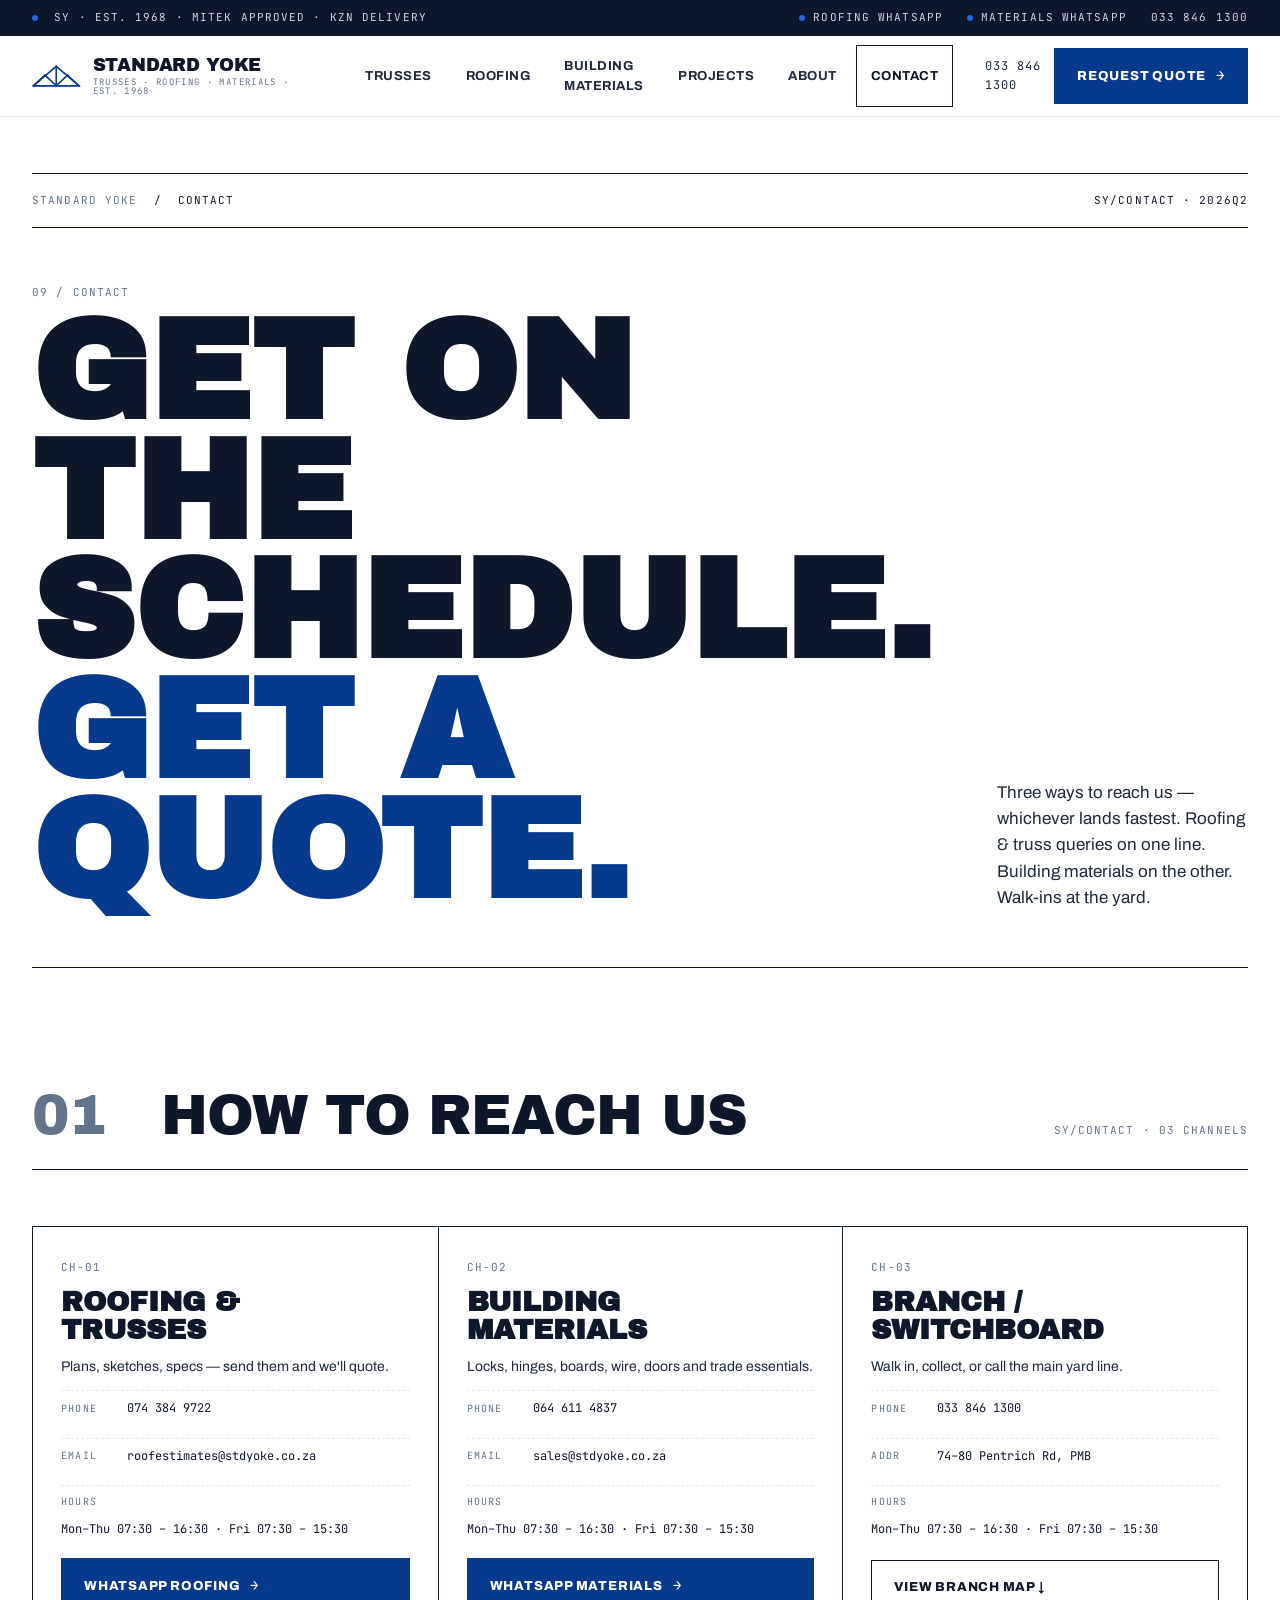
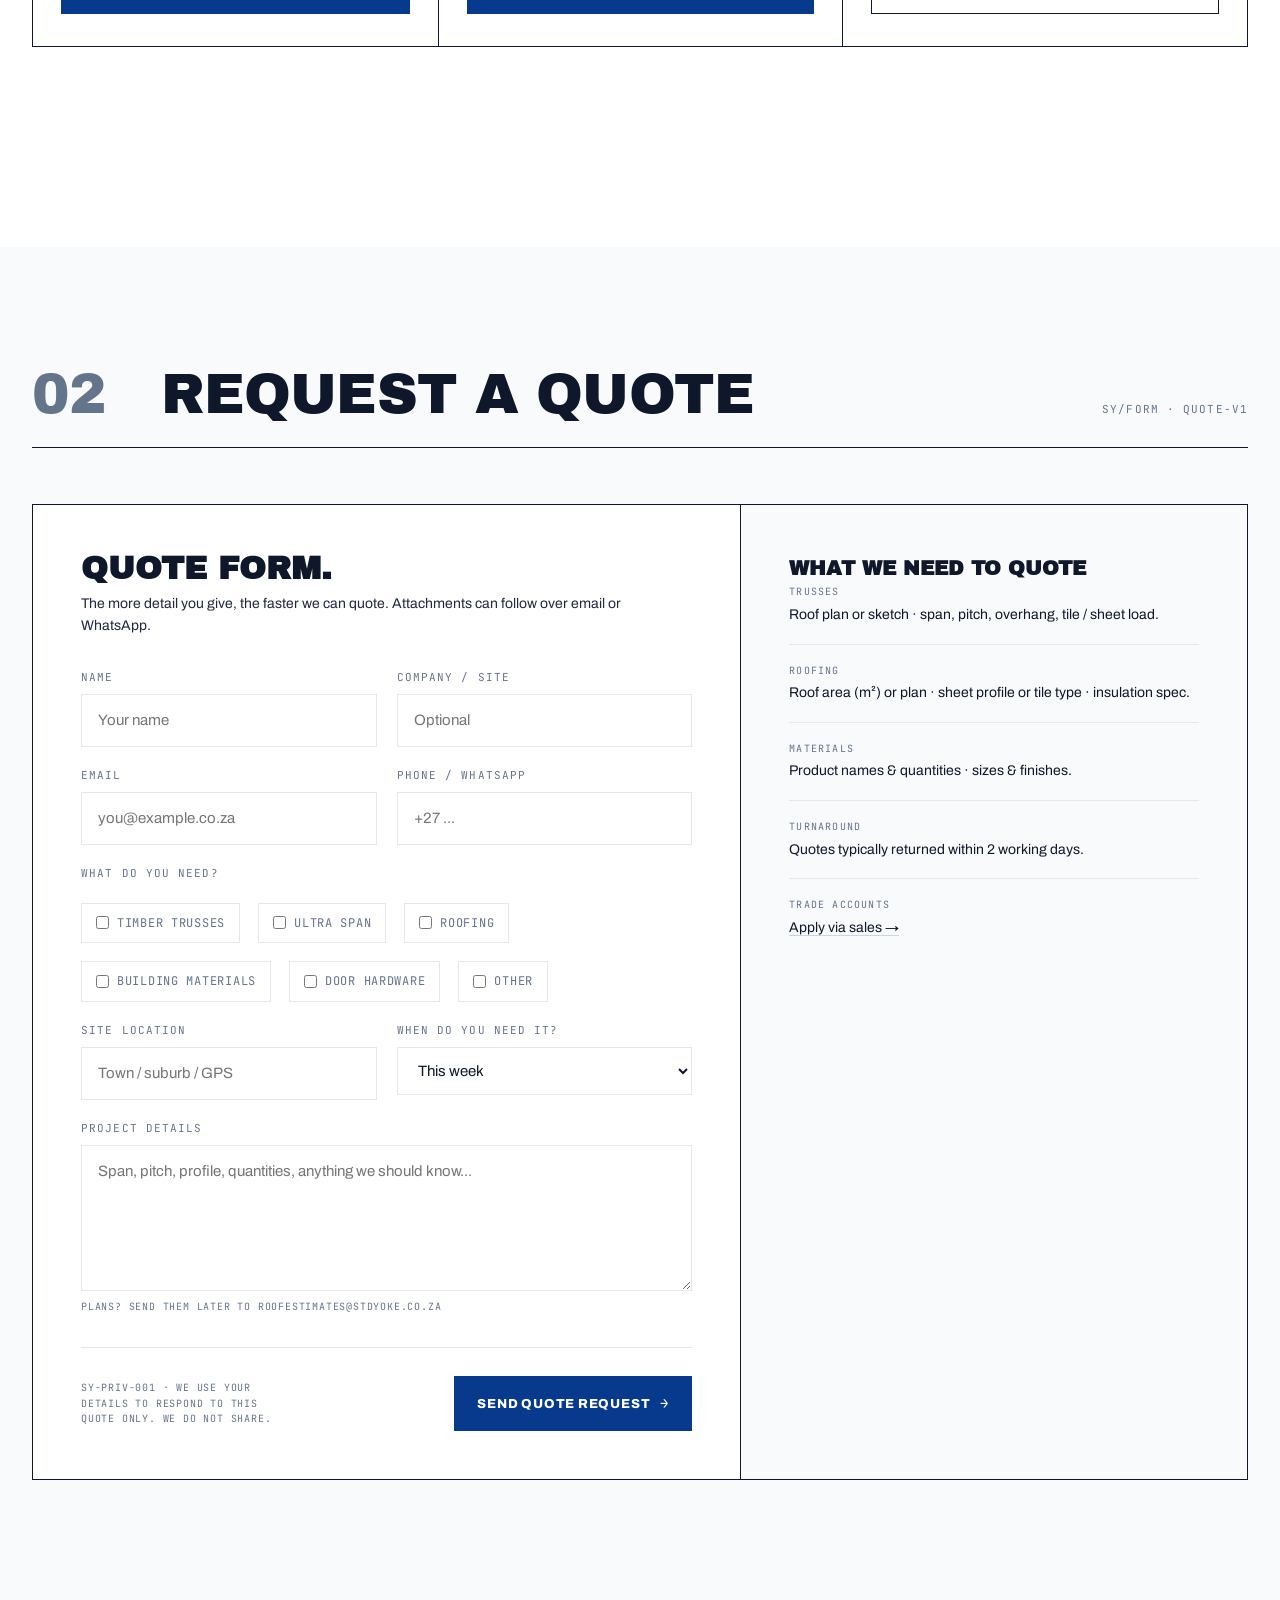
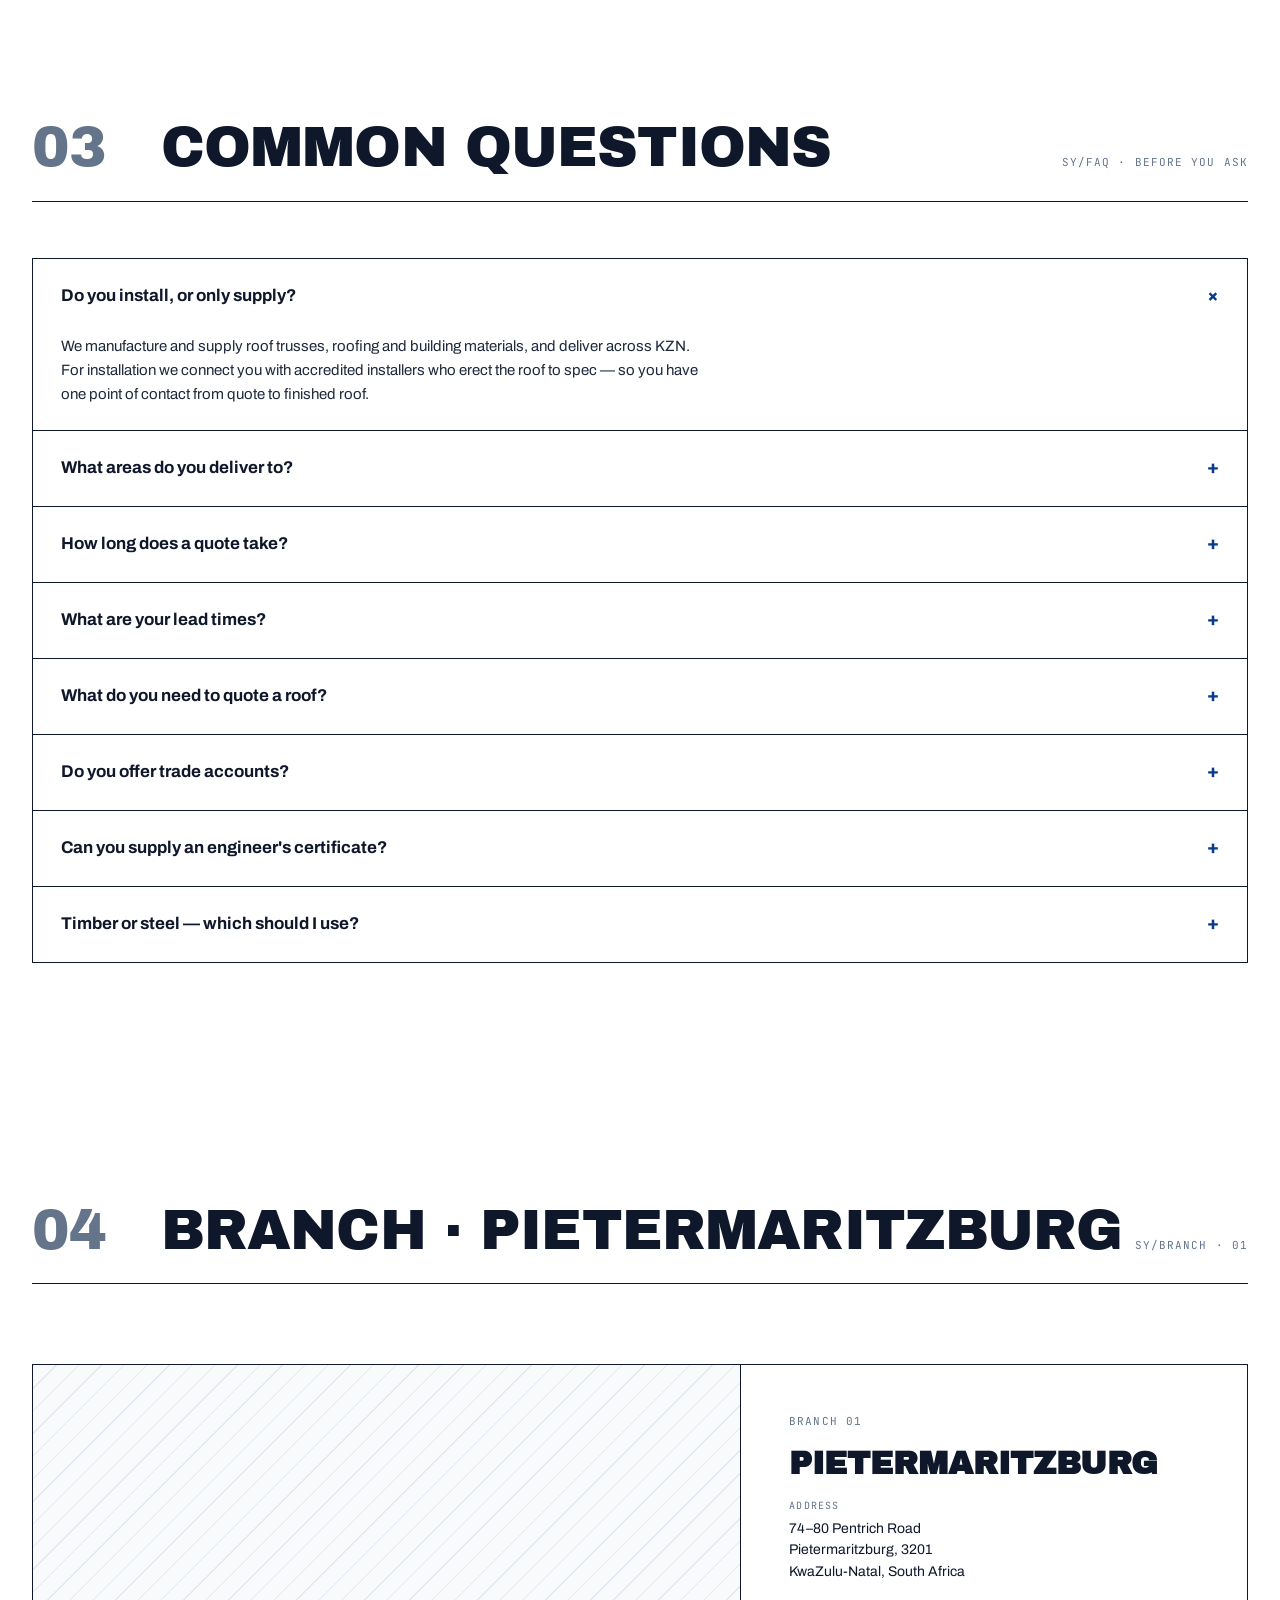
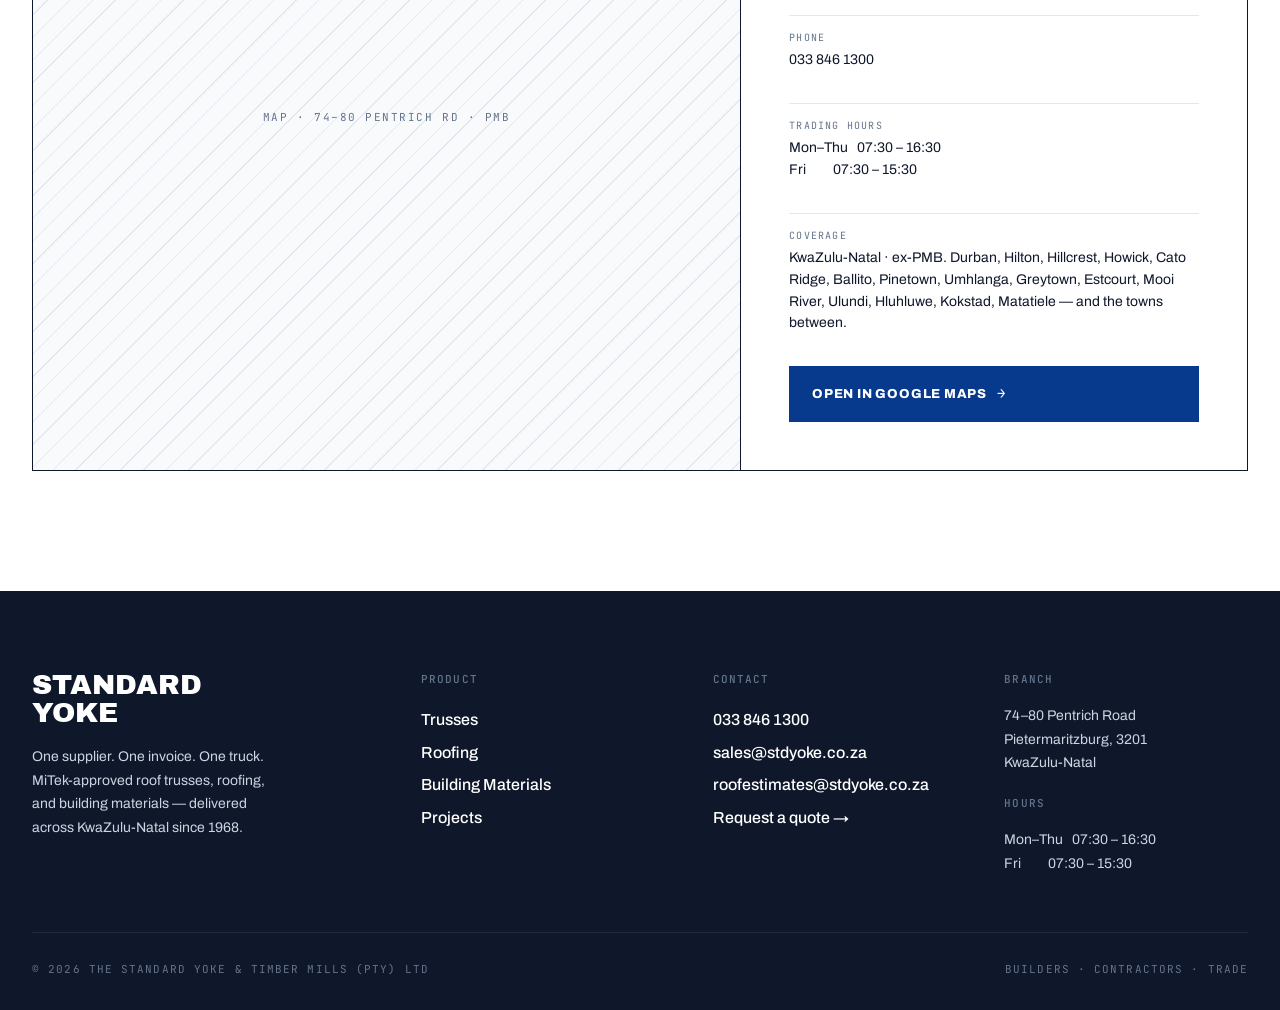
<file: contact.html>
<!doctype html>
<html lang="en">
<head>
<meta charset="utf-8">
<meta name="viewport" content="width=device-width,initial-scale=1">
<title>Contact Standard Yoke | Roof & Truss Quotes in KZN</title>
<meta name="description" content="Request a roof or materials quote, WhatsApp our estimating team, or visit our Pietermaritzburg yard. Quotes returned within two working days.">
<meta property="og:type" content="website">
<meta property="og:site_name" content="Standard Yoke">
<meta property="og:title" content="Contact Standard Yoke | Roof & Truss Quotes in KZN">
<meta property="og:description" content="Request a roof or materials quote, WhatsApp our estimating team, or visit our Pietermaritzburg yard. Quotes within two working days.">
<meta property="og:locale" content="en_ZA">
<meta name="twitter:card" content="summary_large_image">
<!-- After your domain is live, add these for rich WhatsApp/Facebook/Instagram link previews: -->
<!-- <meta property="og:url" content="https://YOURDOMAIN/contact.html"> -->
<!-- <meta property="og:image" content="https://YOURDOMAIN/og-image.jpg"> (1200x630, under 5MB) -->
<link rel="preconnect" href="https://fonts.googleapis.com"><link rel="preconnect" href="https://fonts.gstatic.com" crossorigin>
<link href="https://fonts.googleapis.com/css2?family=Archivo:wght@400;500;600;700;800&family=Archivo+Black&family=JetBrains+Mono:wght@400;500;600&display=swap" rel="stylesheet">
<link rel="stylesheet" href="styles.css">

<style>
.page-hero { padding: 56px 0 0; }
.page-meta {
  display: flex; justify-content: space-between; align-items: center;
  padding: 18px 0; border-top: 1px solid var(--ink); border-bottom: 1px solid var(--ink);
  font-family: var(--f-mono); font-size: 11px; letter-spacing: .1em; text-transform: uppercase;
  margin-bottom: 56px; gap: 16px; flex-wrap: wrap;
}
.page-title {
  display: grid; grid-template-columns: 7fr 5fr; gap: 64px; align-items: end;
  padding-bottom: 56px; border-bottom: 1px solid var(--ink);
}
.page-title h1 { font-family: var(--f-display); font-size: clamp(64px, 11vw, 168px); line-height: .85; text-transform: uppercase; }
.page-title h1 .yoke { color: var(--yoke); }
.page-title .lede { font-size: 17px; line-height: 1.55; color: var(--ink-2); max-width: 36ch; }
.page-title .ix { font-family: var(--f-mono); font-size: 11px; letter-spacing: .1em; color: var(--mute); margin-bottom: 12px; }
@media (max-width: 900px) { .page-title { grid-template-columns: 1fr; gap: 24px; } }

/* Three-channel band (top) */
.channels {
  display: grid; grid-template-columns: repeat(3, 1fr); gap: 0;
  border: 1px solid var(--ink);
  margin-bottom: 80px;
}
.channels .ch {
  padding: 32px 28px;
  border-left: 1px solid var(--ink);
  display: flex; flex-direction: column; gap: 12px;
  background: var(--white);
  transition: background .2s;
}
.channels .ch:first-child { border-left: 0; }
.channels .ch:hover { background: var(--snow); }
.channels .ch .ix { font-family: var(--f-mono); font-size: 11px; letter-spacing: .1em; color: var(--mute); }
.channels .ch h3 { font-family: var(--f-display); font-size: 28px; line-height: 1; text-transform: uppercase; }
.channels .ch .body { font-size: 14px; color: var(--ink-2); }
.channels .ch .row {
  display: flex; gap: 10px; align-items: center; padding: 8px 0;
  border-top: 1px dashed var(--hair);
  font-family: var(--f-mono); font-size: 12px; color: var(--ink);
}
.channels .ch .row .lbl { color: var(--mute); width: 56px; flex-shrink: 0; font-size: 10px; letter-spacing: .12em; text-transform: uppercase; }
.channels .ch .cta { margin-top: auto; }

@media (max-width: 900px) {
  .channels { grid-template-columns: 1fr; }
  .channels .ch { border-left: 0; border-top: 1px solid var(--ink); }
  .channels .ch:first-child { border-top: 0; }
}

/* Form layout */
.form-grid {
  display: grid;
  grid-template-columns: 7fr 5fr;
  border: 1px solid var(--ink);
  background: var(--white);
}
.form-grid .form {
  padding: 48px;
  border-right: 1px solid var(--ink);
}
.form-grid .side {
  padding: 48px;
  background: var(--snow);
}
.form-grid h3 { font-family: var(--f-display); font-size: 32px; text-transform: uppercase; line-height: 1; }
.form-grid .sub { font-size: 14px; color: var(--ink-2); margin-top: 8px; }
.form-grid .fields { display: grid; grid-template-columns: 1fr 1fr; gap: 20px; margin-top: 32px; }
.form-grid .fields .full { grid-column: 1 / -1; }
.form-grid .checkboxes { display: flex; gap: 18px; flex-wrap: wrap; margin-top: 12px; }
.form-grid .check {
  display: flex; align-items: center; gap: 8px;
  border: 1px solid var(--hair); padding: 10px 14px;
  font-family: var(--f-mono); font-size: 12px; letter-spacing: .06em;
  cursor: pointer;
  transition: border-color .2s, background .2s;
}
.form-grid .check input { margin: 0; accent-color: var(--ink); }
.form-grid .check:has(input:checked) { border-color: var(--ink); background: var(--ink); color: var(--white); }
.form-grid .submit-row {
  display: flex; align-items: center; justify-content: space-between;
  margin-top: 32px; padding-top: 28px; border-top: 1px solid var(--hair);
  gap: 18px; flex-wrap: wrap;
}
.form-grid .submit-row .privacy { font-family: var(--f-mono); font-size: 10px; letter-spacing: .08em; color: var(--mute); text-transform: uppercase; max-width: 36ch; }

.form-grid .side h4 { font-family: var(--f-display); font-size: 20px; text-transform: uppercase; }
.form-grid .side .info-block { padding: 18px 0; border-top: 1px solid var(--hair); }
.form-grid .side .info-block:first-of-type { border-top: 0; padding-top: 0; }
.form-grid .side .label { font-family: var(--f-mono); font-size: 10px; letter-spacing: .12em; color: var(--mute); text-transform: uppercase; margin-bottom: 4px; }
.form-grid .side .val { font-family: var(--f-sans); font-size: 14px; color: var(--ink); }
.form-grid .side .val a { border-bottom: 1px solid var(--hair-2); }

@media (max-width: 900px) {
  .form-grid { grid-template-columns: 1fr; }
  .form-grid .form { border-right: 0; border-bottom: 1px solid var(--ink); padding: 32px 24px; }
  .form-grid .side { padding: 32px 24px; }
  .form-grid .fields { grid-template-columns: 1fr; }
}

/* Map */
.map-wrap {
  display: grid; grid-template-columns: 7fr 5fr; gap: 0;
  border: 1px solid var(--ink);
  background: var(--white);
  margin-top: 80px;
}
.map-wrap .map {
  border-right: 1px solid var(--ink);
  background: var(--snow);
  position: relative;
  min-height: 480px;
  overflow: hidden;
}
.map-wrap .map svg { width: 100%; height: 100%; display: block; }
.map-wrap .map iframe { position: relative; z-index: 1; }
.map-wrap .map .map-fallback {
  position: absolute; inset: 0; z-index: 0;
  display: flex; align-items: center; justify-content: center;
  font-family: var(--f-mono); font-size: 11px; letter-spacing: .14em; color: var(--mute);
  background:
    repeating-linear-gradient(135deg, var(--hair) 0 1px, transparent 1px 16px),
    var(--snow);
}
.map-wrap .info { padding: 48px; display: flex; flex-direction: column; gap: 18px; }
.map-wrap .info h3 { font-family: var(--f-display); font-size: 32px; line-height: 1; text-transform: uppercase; }
.map-wrap .info .ix { font-family: var(--f-mono); font-size: 11px; letter-spacing: .1em; color: var(--mute); }
.map-wrap .info .block { padding: 14px 0; border-top: 1px solid var(--hair); }
.map-wrap .info .block:first-of-type { border-top: 0; padding-top: 0; }
.map-wrap .info .label { font-family: var(--f-mono); font-size: 10px; letter-spacing: .12em; color: var(--mute); text-transform: uppercase; }
.map-wrap .info .val { font-size: 14px; color: var(--ink); margin-top: 4px; }

@media (max-width: 900px) {
  .map-wrap { grid-template-columns: 1fr; }
  .map-wrap .map { border-right: 0; border-bottom: 1px solid var(--ink); min-height: 320px; }
  .map-wrap .info { padding: 32px 24px; }
}

/* MAP ART — schematic of PMB */
.map-svg .grid-line { stroke: rgba(15,23,42,.08); stroke-width: 1; }
.map-svg .road { stroke: var(--hair-2); stroke-width: 4; fill: none; }
.map-svg .road-major { stroke: var(--ink); stroke-width: 6; fill: none; }
.map-svg .label-mono { font-family: var(--f-mono); font-size: 10px; fill: var(--mute); letter-spacing: .08em; text-transform: uppercase; }
.map-svg .label-major { font-family: var(--f-mono); font-size: 11px; fill: var(--ink); letter-spacing: .1em; text-transform: uppercase; font-weight: 600; }
.map-svg .pin { fill: var(--yoke); }
.map-svg .pin-ring {
  fill: none; stroke: var(--sky); stroke-width: 2;
  transform-origin: 460px 280px;
  animation: ring 2.8s ease-out infinite;
}
@keyframes ring { 0% { r: 8; opacity: 1; } 100% { r: 60; opacity: 0; } }
.map-svg .pin-label {
  font-family: var(--f-mono); font-size: 11px; fill: var(--white);
  letter-spacing: .08em; font-weight: 600;
}
</style>
</head>
<body data-screen-label="Contact">

<div id="sy-header"></div>

<main>

<section class="page-hero">
  <div class="container">
    <div class="page-meta">
      <div><a href="index.html" style="color:var(--mute)">Standard Yoke</a> &nbsp;/&nbsp; <span style="color:var(--ink)">Contact</span></div>
      <div>SY/CONTACT · 2026Q2</div>
    </div>

    <div class="page-title">
      <div>
        <div class="ix">09 / CONTACT</div>
        <h1>Get on the<br>schedule.<br><span class="yoke">Get a quote.</span></h1>
      </div>
      <div>
        <p class="lede">Three ways to reach us — whichever lands fastest. Roofing &amp; truss queries on one line. Building materials on the other. Walk-ins at the yard.</p>
      </div>
    </div>
  </div>
</section>

<section data-screen-label="Channels">
  <div class="container">
    <div class="section-head">
      <div class="num"><span>01</span> &nbsp; HOW TO REACH US</div>
      <div class="meta">SY/CONTACT · 03 CHANNELS</div>
    </div>

    <div class="channels">
      <div class="ch">
        <span class="ix">CH-01</span>
        <h3>Roofing &amp;<br>Trusses</h3>
        <div class="body">Plans, sketches, specs — send them and we'll quote.</div>
        <div class="row"><span class="lbl">PHONE</span><a href="tel:+27743849722">074 384 9722</a></div>
        <div class="row"><span class="lbl">EMAIL</span><a href="mailto:roofestimates@stdyoke.co.za">roofestimates@stdyoke.co.za</a></div>
        <div class="row"><span class="lbl">HOURS</span>Mon–Thu 07:30 – 16:30 · Fri 07:30 – 15:30</div>
        <a class="btn cta" href="https://wa.me/27743849722">WhatsApp roofing <span class="arrow">→</span></a>
      </div>
      <div class="ch">
        <span class="ix">CH-02</span>
        <h3>Building<br>Materials</h3>
        <div class="body">Locks, hinges, boards, wire, doors and trade essentials.</div>
        <div class="row"><span class="lbl">PHONE</span><a href="tel:+27646114837">064 611 4837</a></div>
        <div class="row"><span class="lbl">EMAIL</span><a href="mailto:sales@stdyoke.co.za">sales@stdyoke.co.za</a></div>
        <div class="row"><span class="lbl">HOURS</span>Mon–Thu 07:30 – 16:30 · Fri 07:30 – 15:30</div>
        <a class="btn cta" href="https://wa.me/27646114837">WhatsApp materials <span class="arrow">→</span></a>
      </div>
      <div class="ch">
        <span class="ix">CH-03</span>
        <h3>Branch /<br>Switchboard</h3>
        <div class="body">Walk in, collect, or call the main yard line.</div>
        <div class="row"><span class="lbl">PHONE</span><a href="tel:+27338461300">033 846 1300</a></div>
        <div class="row"><span class="lbl">ADDR</span>74–80 Pentrich Rd, PMB</div>
        <div class="row"><span class="lbl">HOURS</span>Mon–Thu 07:30 – 16:30 · Fri 07:30 – 15:30</div>
        <a class="btn cta btn--ghost" href="#map">View branch map ↓</a>
      </div>
    </div>
  </div>
</section>

<section class="surface--snow" data-screen-label="Quote">
  <div class="container">
    <div class="section-head">
      <div class="num"><span>02</span> &nbsp; REQUEST A QUOTE</div>
      <div class="meta">SY/FORM · QUOTE-V1</div>
    </div>

    <!-- QUOTE-FORM ROUTING (dev brief — confirmed Option A):
         Route submissions by the "What do you need?" selection:
           timber / ultraspan / roofing  →  roofestimates@stdyoke.co.za
           materials / hardware / other  →  sales@stdyoke.co.za
         No third-party service — SMTP relay / PHP mailer in the page handler.
         (Front-end below is prototype only: shows "Sent ✓", no real delivery yet.) -->
    <form class="form-grid" id="quote-form" novalidate>
      <div class="form">
        <h3>Quote form.</h3>
        <p class="sub">The more detail you give, the faster we can quote. Attachments can follow over email or WhatsApp.</p>

        <div class="fields">
          <div class="field">
            <label for="q-name">Name</label>
            <input id="q-name" name="name" type="text" required placeholder="Your name">
          </div>
          <div class="field">
            <label for="q-company">Company / site</label>
            <input id="q-company" name="company" type="text" placeholder="Optional">
          </div>
          <div class="field">
            <label for="q-email">Email</label>
            <input id="q-email" name="email" type="email" required placeholder="you@example.co.za">
          </div>
          <div class="field">
            <label for="q-phone">Phone / WhatsApp</label>
            <input id="q-phone" name="phone" type="tel" placeholder="+27 ...">
          </div>
          <div class="field full">
            <label>What do you need?</label>
            <div class="checkboxes">
              <label class="check"><input type="checkbox" name="need" value="timber"><span>Timber trusses</span></label>
              <label class="check"><input type="checkbox" name="need" value="ultraspan"><span>Ultra Span</span></label>
              <label class="check"><input type="checkbox" name="need" value="roofing"><span>Roofing</span></label>
              <label class="check"><input type="checkbox" name="need" value="materials"><span>Building materials</span></label>
              <label class="check"><input type="checkbox" name="need" value="hardware"><span>Door hardware</span></label>
              <label class="check"><input type="checkbox" name="need" value="other"><span>Other</span></label>
            </div>
          </div>
          <div class="field">
            <label for="q-location">Site location</label>
            <input id="q-location" name="location" type="text" placeholder="Town / suburb / GPS">
          </div>
          <div class="field">
            <label for="q-when">When do you need it?</label>
            <select id="q-when" name="when">
              <option>This week</option>
              <option>Within 2 weeks</option>
              <option>Within a month</option>
              <option>Planning ahead</option>
            </select>
          </div>
          <div class="field full">
            <label for="q-details">Project details</label>
            <textarea id="q-details" name="details" rows="5" placeholder="Span, pitch, profile, quantities, anything we should know..."></textarea>
            <span class="hint">Plans? Send them later to roofestimates@stdyoke.co.za</span>
          </div>
        </div>

        <div class="submit-row">
          <p class="privacy">SY-PRIV-001 · We use your details to respond to this quote only. We do not share.</p>
          <button class="btn" type="submit">Send quote request <span class="arrow">→</span></button>
        </div>
      </div>

      <aside class="side">
        <h4>What we need to quote</h4>
        <div class="info-block">
          <div class="label">Trusses</div>
          <div class="val">Roof plan or sketch · span, pitch, overhang, tile / sheet load.</div>
        </div>
        <div class="info-block">
          <div class="label">Roofing</div>
          <div class="val">Roof area (m²) or plan · sheet profile or tile type · insulation spec.</div>
        </div>
        <div class="info-block">
          <div class="label">Materials</div>
          <div class="val">Product names &amp; quantities · sizes &amp; finishes.</div>
        </div>
        <div class="info-block">
          <div class="label">Turnaround</div>
          <div class="val">Quotes typically returned within 2 working days.</div>
        </div>
        <div class="info-block">
          <div class="label">Trade accounts</div>
          <div class="val"><a href="mailto:sales@stdyoke.co.za">Apply via sales →</a></div>
        </div>
      </aside>
    </form>
  </div>
</section>

<!-- =========================================================
     FAQ — common questions
     ========================================================= -->
<style>
.sy-faq{ border:1px solid var(--ink); }
.sy-faq details{ border-top:1px solid var(--ink); }
.sy-faq details:first-child{ border-top:0; }
.sy-faq summary{ list-style:none; cursor:pointer; padding:22px 28px; display:flex; justify-content:space-between; gap:20px; align-items:center; font-family:var(--f-sans); font-weight:700; font-size:17px; color:var(--ink); }
.sy-faq summary::-webkit-details-marker{ display:none; }
.sy-faq summary .pl{ font-family:var(--f-mono); color:var(--yoke); font-size:20px; transition:transform .2s; }
.sy-faq details[open] summary .pl{ transform:rotate(45deg); }
.sy-faq .a{ padding:0 28px 24px; font-size:15px; line-height:1.6; color:var(--ink-2); max-width:78ch; }
</style>
<section data-screen-label="FAQ">
  <div class="container">
    <div class="section-head">
      <div class="num"><span>03</span> &nbsp; COMMON QUESTIONS</div>
      <div class="meta">SY/FAQ · BEFORE YOU ASK</div>
    </div>
    <div class="sy-faq">
      <details open><summary>Do you install, or only supply?<span class="pl">+</span></summary><div class="a">We manufacture and supply roof trusses, roofing and building materials, and deliver across KZN. For installation we connect you with accredited installers who erect the roof to spec — so you have one point of contact from quote to finished roof.</div></details>
      <details><summary>What areas do you deliver to?<span class="pl">+</span></summary><div class="a">All of KwaZulu-Natal, ex our Pietermaritzburg factory — Durban, Hilton, Hillcrest, Howick, Cato Ridge, Ballito, Pinetown, Umhlanga, Greytown, Estcourt, Mooi River and the towns between. Outside KZN? Ask — we'll see what we can arrange.</div></details>
      <details><summary>How long does a quote take?<span class="pl">+</span></summary><div class="a">Typically within two working days of receiving your plan or sketch. The more detail you send — span, pitch, overhang, tile or sheet type — the faster and tighter the quote.</div></details>
      <details><summary>What are your lead times?<span class="pl">+</span></summary><div class="a">Timber trusses run 5–10 working days; Ultra Span steel trusses 7–12 working days, from sign-off. We give you a firm date with your quote so you can build a programme around it.</div></details>
      <details><summary>What do you need to quote a roof?<span class="pl">+</span></summary><div class="a">A roof plan or sketch showing span, pitch and overhang, plus the tile or sheet you intend to use. No plan yet? Send a sketch or photo and we'll work with it.</div></details>
      <details><summary>Do you offer trade accounts?<span class="pl">+</span></summary><div class="a">Yes — apply via sales for trade pricing across trusses, roofing and building materials. Talk to us about terms.</div></details>
      <details><summary>Can you supply an engineer's certificate?<span class="pl">+</span></summary><div class="a">Yes. An A19 Engineer's Certificate is available on request for your roof — the signed-off document banks, insurers and councils often ask for at completion.</div></details>
      <details><summary>Timber or steel — which should I use?<span class="pl">+</span></summary><div class="a">It depends on your span, budget, programme and site conditions. We've laid out a side-by-side guide on the <a href="trusses.html#timber" style="color:var(--yoke);font-weight:600">trusses page</a> — or send us the plan and we'll recommend the better fit for your roof.</div></details>
    </div>
  </div>
</section>

<section id="map" data-screen-label="Branch">
  <div class="container">
    <div class="section-head">
      <div class="num"><span>04</span> &nbsp; BRANCH · PIETERMARITZBURG</div>
      <div class="meta">SY/BRANCH · 01</div>
    </div>

    <div class="map-wrap">
      <div class="map">
        <div class="map-fallback" aria-hidden="true">MAP · 74–80 PENTRICH RD · PMB</div>
        <iframe
          title="Standard Yoke — 74–80 Pentrich Road, Pietermaritzburg"
          src="https://www.google.com/maps?q=74-80+Pentrich+Road,+Pietermaritzburg,+3201,+KwaZulu-Natal&output=embed"
          style="width:100%;height:100%;min-height:480px;border:0;display:block;"
          loading="lazy"
          referrerpolicy="no-referrer-when-downgrade"
          allowfullscreen></iframe>
      </div>
      <div class="info">
        <span class="ix">BRANCH 01</span>
        <h3>Pietermaritzburg</h3>

        <div class="block">
          <div class="label">ADDRESS</div>
          <div class="val">74–80 Pentrich Road<br>Pietermaritzburg, 3201<br>KwaZulu-Natal, South Africa</div>
        </div>
        <div class="block">
          <div class="label">PHONE</div>
          <div class="val"><a href="tel:+27338461300">033 846 1300</a></div>
        </div>
        <div class="block">
          <div class="label">TRADING HOURS</div>
          <div class="val">Mon–Thu &nbsp; 07:30 – 16:30<br>Fri &nbsp;&nbsp;&nbsp;&nbsp;&nbsp;&nbsp;&nbsp; 07:30 – 15:30</div>
        </div>
        <div class="block">
          <div class="label">COVERAGE</div>
          <div class="val">KwaZulu-Natal · ex-PMB. Durban, Hilton, Hillcrest, Howick, Cato Ridge, Ballito, Pinetown, Umhlanga, Greytown, Estcourt, Mooi River, Ulundi, Hluhluwe, Kokstad, Matatiele — and the towns between.</div>
        </div>

        <a class="btn" href="https://maps.google.com/?q=74-80+Pentrich+Road+Pietermaritzburg+3201" target="_blank" rel="noopener">Open in Google Maps <span class="arrow">→</span></a>
      </div>
    </div>
  </div>
</section>

</main>

<div id="sy-footer"></div>
<script src="sy.js"></script>
<script>SY.init({ active: 'contact' });</script>

<script>
  // simple form validation feedback (prototype only)
  const form = document.getElementById('quote-form');
  form.addEventListener('submit', (e) => {
    e.preventDefault();
    const data = new FormData(form);
    if (!data.get('name') || !data.get('email')) {
      alert('Please fill in name and email.');
      return;
    }
    const btn = form.querySelector('button[type="submit"]');
    const original = btn.innerHTML;
    btn.innerHTML = 'Sent ✓';
    btn.style.background = '#16a34a';
    btn.style.borderColor = '#16a34a';
    setTimeout(() => {
      btn.innerHTML = original;
      btn.style.background = '';
      btn.style.borderColor = '';
      form.reset();
    }, 2400);
  });
</script>
</body>
</html>
</file>
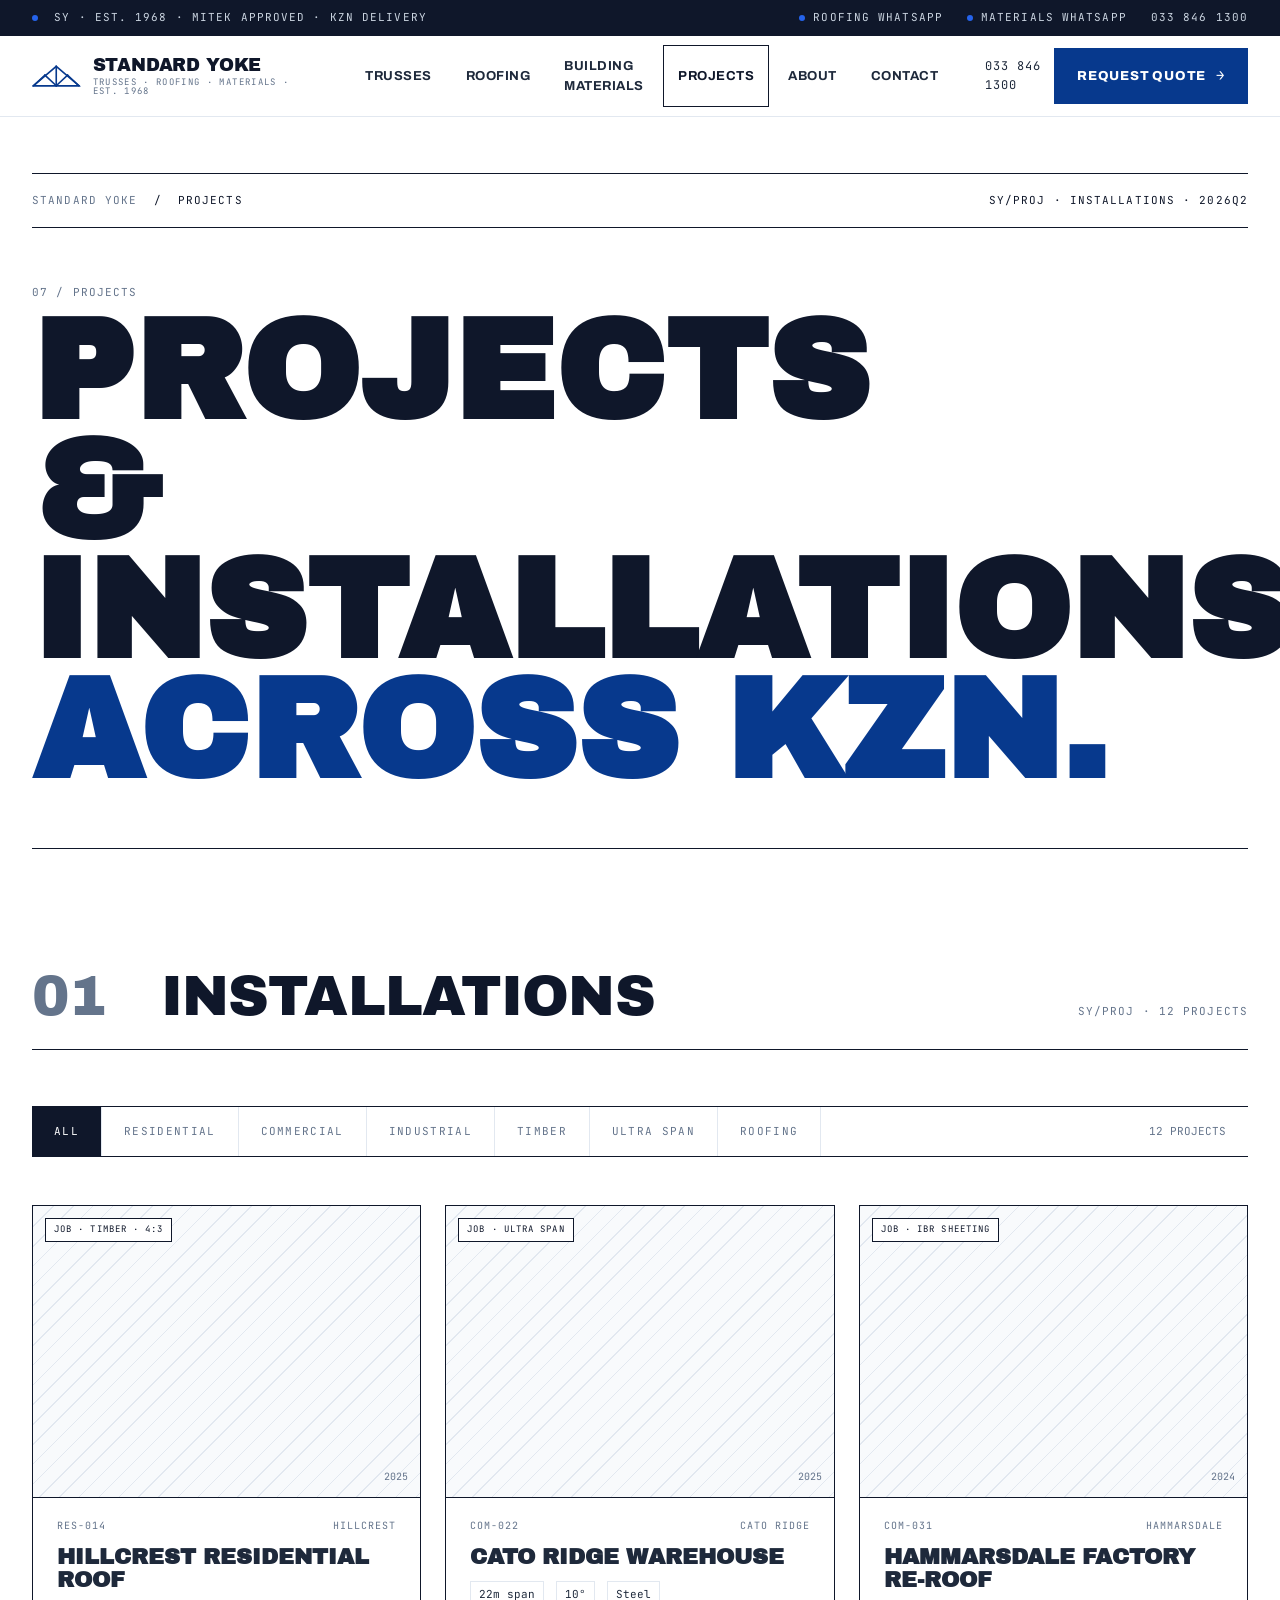
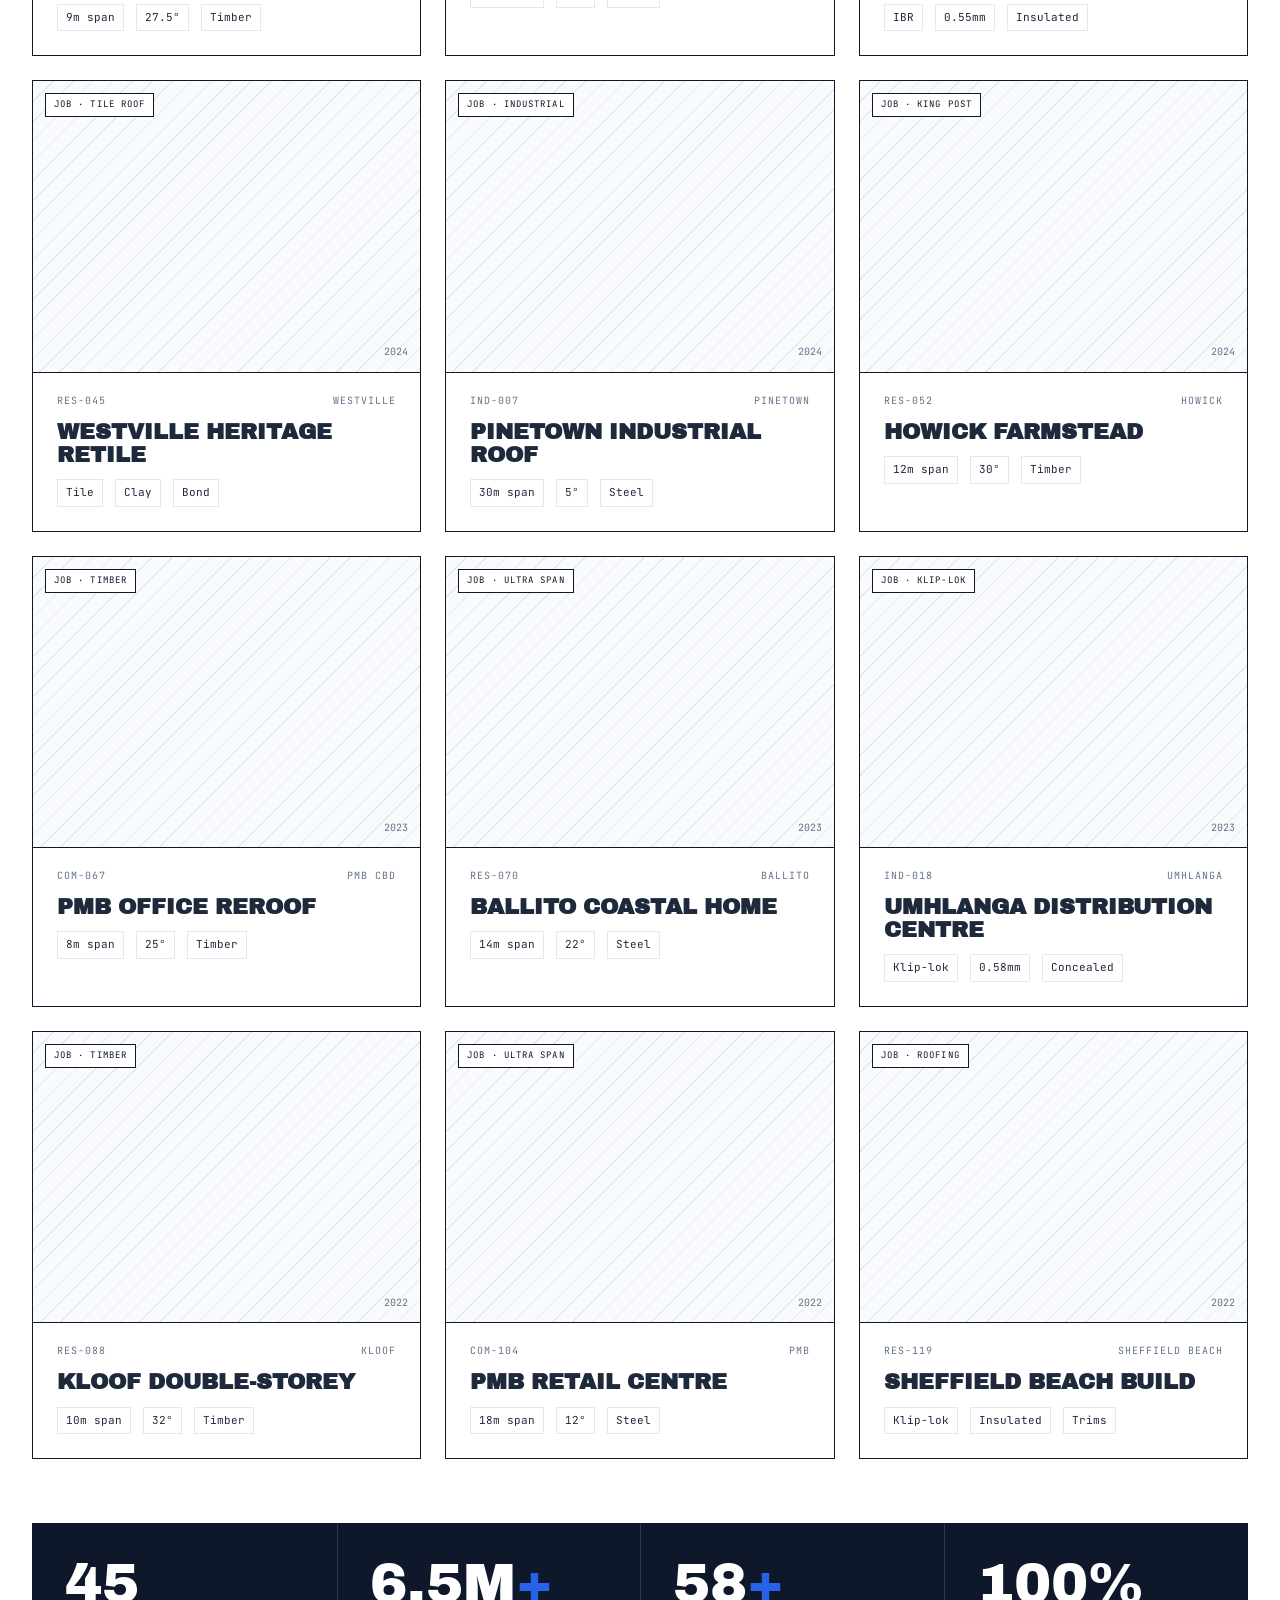
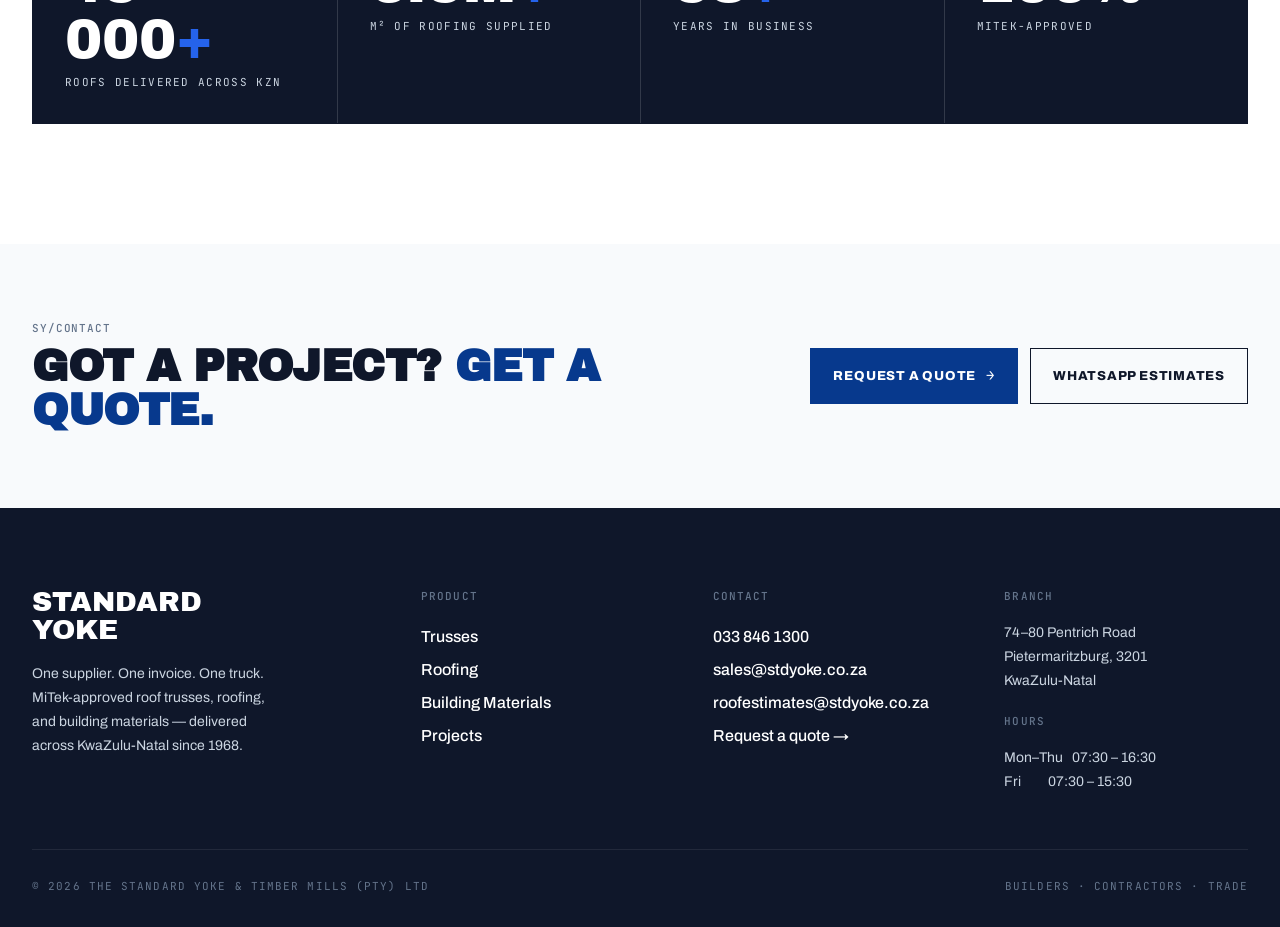
<file: projects.html>
<!doctype html>
<html lang="en">
<head>
<meta charset="utf-8">
<meta name="viewport" content="width=device-width,initial-scale=1">
<title>Roof Truss & Roofing Projects Across KZN | Standard Yoke</title>
<meta name="description" content="Residential, commercial and industrial roof truss and roofing projects delivered across KwaZulu-Natal — timber, Ultra Span steel, tiles and sheeting.">
<meta property="og:type" content="website">
<meta property="og:site_name" content="Standard Yoke">
<meta property="og:title" content="Roof Truss & Roofing Projects Across KZN | Standard Yoke">
<meta property="og:description" content="Residential, commercial and industrial roof truss and roofing projects across KwaZulu-Natal — timber, Ultra Span steel, tiles and sheeting.">
<meta property="og:locale" content="en_ZA">
<meta name="twitter:card" content="summary_large_image">
<!-- After your domain is live, add these for rich WhatsApp/Facebook/Instagram link previews: -->
<!-- <meta property="og:url" content="https://YOURDOMAIN/projects.html"> -->
<!-- <meta property="og:image" content="https://YOURDOMAIN/og-image.jpg"> (1200x630, under 5MB) -->
<link rel="preconnect" href="https://fonts.googleapis.com"><link rel="preconnect" href="https://fonts.gstatic.com" crossorigin>
<link href="https://fonts.googleapis.com/css2?family=Archivo:wght@400;500;600;700;800&family=Archivo+Black&family=JetBrains+Mono:wght@400;500;600&display=swap" rel="stylesheet">
<link rel="stylesheet" href="styles.css">

<style>
.page-hero { padding: 56px 0 0; }
.page-meta {
  display: flex; justify-content: space-between; align-items: center;
  padding: 18px 0; border-top: 1px solid var(--ink); border-bottom: 1px solid var(--ink);
  font-family: var(--f-mono); font-size: 11px; letter-spacing: .1em; text-transform: uppercase;
  margin-bottom: 56px; gap: 16px; flex-wrap: wrap;
}
.page-meta .crumb a { color: var(--mute); }

.page-title {
  display: grid; grid-template-columns: 7fr 5fr; gap: 64px; align-items: end;
  padding-bottom: 56px; border-bottom: 1px solid var(--ink);
}
.page-title h1 { font-family: var(--f-display); font-size: clamp(64px, 11vw, 168px); line-height: .85; text-transform: uppercase; }
.page-title h1 .yoke { color: var(--yoke); }
.page-title .lede { font-size: 17px; line-height: 1.55; color: var(--ink-2); max-width: 36ch; }
.page-title .ix { font-family: var(--f-mono); font-size: 11px; letter-spacing: .1em; color: var(--mute); margin-bottom: 12px; }
@media (max-width: 900px) { .page-title { grid-template-columns: 1fr; gap: 24px; } }

/* Filter row */
.filter-row {
  display: flex; gap: 0; flex-wrap: wrap;
  border-top: 1px solid var(--ink);
  border-bottom: 1px solid var(--ink);
  margin-bottom: 48px;
  background: var(--white);
}
.filter-row button {
  padding: 16px 22px;
  font-family: var(--f-mono);
  font-size: 11px; letter-spacing: .12em; text-transform: uppercase;
  background: transparent;
  border: 0; border-right: 1px solid var(--hair);
  color: var(--mute);
  transition: background .15s, color .15s;
}
.filter-row button:hover { color: var(--ink); }
.filter-row button.is-on { background: var(--ink); color: var(--white); }
.filter-row .count { margin-left: auto; padding: 16px 22px; font-family: var(--f-mono); font-size: 11px; color: var(--mute); }

/* Projects grid */
.proj-grid {
  display: grid;
  grid-template-columns: repeat(3, 1fr);
  gap: 24px;
}
.proj-card {
  border: 1px solid var(--ink);
  background: var(--white);
  display: flex; flex-direction: column;
  transition: transform .25s ease;
}
.proj-card:hover { transform: translateY(-4px); }
.proj-card .image {
  aspect-ratio: 4 / 3;
  background:
    repeating-linear-gradient(135deg, var(--hair) 0 1px, transparent 1px 14px),
    var(--snow);
  position: relative;
}
.proj-card .image .ph-tag {
  position: absolute; top: 12px; left: 12px;
  background: var(--white); border: 1px solid var(--ink);
  padding: 4px 8px;
  font-family: var(--f-mono); font-size: 9px; letter-spacing: .12em;
}
.proj-card .image .yr {
  position: absolute; bottom: 12px; right: 12px;
  font-family: var(--f-mono); font-size: 10px; color: var(--mute);
}
.proj-card .body { padding: 20px 24px 24px; display: flex; flex-direction: column; gap: 8px; border-top: 1px solid var(--ink); }
.proj-card .meta { display: flex; justify-content: space-between; font-family: var(--f-mono); font-size: 10px; letter-spacing: .1em; color: var(--mute); text-transform: uppercase; }
.proj-card h3 { font-family: var(--f-display); font-size: 22px; line-height: 1.05; text-transform: uppercase; margin: 4px 0; }
.proj-card .spec { display: flex; gap: 12px; font-family: var(--f-mono); font-size: 11px; color: var(--ink-2); }
.proj-card .spec span { padding: 4px 8px; border: 1px solid var(--hair); }

@media (max-width: 900px) { .proj-grid { grid-template-columns: 1fr 1fr; } }
@media (max-width: 600px) { .proj-grid { grid-template-columns: 1fr; } }

/* Stat band */
.stat-band {
  display: grid; grid-template-columns: repeat(4, 1fr); gap: 0;
  border: 1px solid var(--ink);
  background: var(--ink); color: var(--white);
  margin-top: 64px;
}
.stat-band .s {
  padding: 32px;
  border-left: 1px solid rgba(255,255,255,.15);
  display: flex; flex-direction: column; gap: 6px;
}
.stat-band .s:first-child { border-left: 0; }
.stat-band .n { font-family: var(--f-display); font-size: 56px; line-height: 1; }
.stat-band .l { font-family: var(--f-mono); font-size: 11px; letter-spacing: .12em; color: var(--hair-2); text-transform: uppercase; }
@media (max-width: 900px) { .stat-band { grid-template-columns: 1fr 1fr; } }
</style>
</head>
<body data-screen-label="Projects">

<div id="sy-header"></div>

<main>

<section class="page-hero">
  <div class="container">
    <div class="page-meta">
      <div class="crumb"><a href="index.html">Standard Yoke</a> &nbsp;/&nbsp; <span style="color:var(--ink)">Projects</span></div>
      <div>SY/PROJ · INSTALLATIONS · 2026Q2</div>
    </div>

    <div class="page-title">
      <div>
        <div class="ix">07 / PROJECTS</div>
        <h1>Projects<br>&amp; installations<br><span class="yoke">across KZN.</span></h1>
      </div>
      <div>
        <p class="lede">A selection of recent and historic Standard Yoke roof truss and roofing projects — residential, commercial and industrial — installed across KwaZulu-Natal.</p>
        <div style="display:flex;gap:12px;margin-top:24px;flex-wrap:wrap">
          <a class="btn" href="contact.html">Quote your project <span class="arrow">→</span></a>
        </div>
      </div>
    </div>
  </div>
</section>

<section data-screen-label="Gallery">
  <div class="container">
    <div class="section-head">
      <div class="num"><span>01</span> &nbsp; INSTALLATIONS</div>
      <div class="meta">SY/PROJ · 12 PROJECTS</div>
    </div>

    <div class="filter-row" id="proj-filter">
      <button data-cat="all" class="is-on">All</button>
      <button data-cat="residential">Residential</button>
      <button data-cat="commercial">Commercial</button>
      <button data-cat="industrial">Industrial</button>
      <button data-cat="timber">Timber</button>
      <button data-cat="ultraspan">Ultra Span</button>
      <button data-cat="roofing">Roofing</button>
      <span class="count" id="proj-count">12 PROJECTS</span>
    </div>

    <div class="proj-grid" id="proj-grid">
      <!-- 12 projects -->
      <article class="proj-card" data-cats="residential timber">
        <div class="image"><span class="ph-tag">JOB · TIMBER · 4:3</span><span class="yr">2025</span></div>
        <div class="body">
          <div class="meta"><span>RES-014</span><span>HILLCREST</span></div>
          <h3>Hillcrest residential roof</h3>
          <div class="spec"><span>9m span</span><span>27.5°</span><span>Timber</span></div>
        </div>
      </article>
      <article class="proj-card" data-cats="commercial ultraspan">
        <div class="image"><span class="ph-tag">JOB · ULTRA SPAN</span><span class="yr">2025</span></div>
        <div class="body">
          <div class="meta"><span>COM-022</span><span>CATO RIDGE</span></div>
          <h3>Cato Ridge warehouse</h3>
          <div class="spec"><span>22m span</span><span>10°</span><span>Steel</span></div>
        </div>
      </article>
      <article class="proj-card" data-cats="commercial roofing">
        <div class="image"><span class="ph-tag">JOB · IBR SHEETING</span><span class="yr">2024</span></div>
        <div class="body">
          <div class="meta"><span>COM-031</span><span>HAMMARSDALE</span></div>
          <h3>Hammarsdale factory re-roof</h3>
          <div class="spec"><span>IBR</span><span>0.55mm</span><span>Insulated</span></div>
        </div>
      </article>
      <article class="proj-card" data-cats="residential roofing">
        <div class="image"><span class="ph-tag">JOB · TILE ROOF</span><span class="yr">2024</span></div>
        <div class="body">
          <div class="meta"><span>RES-045</span><span>WESTVILLE</span></div>
          <h3>Westville heritage retile</h3>
          <div class="spec"><span>Tile</span><span>Clay</span><span>Bond</span></div>
        </div>
      </article>
      <article class="proj-card" data-cats="industrial ultraspan">
        <div class="image"><span class="ph-tag">JOB · INDUSTRIAL</span><span class="yr">2024</span></div>
        <div class="body">
          <div class="meta"><span>IND-007</span><span>PINETOWN</span></div>
          <h3>Pinetown industrial roof</h3>
          <div class="spec"><span>30m span</span><span>5°</span><span>Steel</span></div>
        </div>
      </article>
      <article class="proj-card" data-cats="residential timber">
        <div class="image"><span class="ph-tag">JOB · KING POST</span><span class="yr">2024</span></div>
        <div class="body">
          <div class="meta"><span>RES-052</span><span>HOWICK</span></div>
          <h3>Howick farmstead</h3>
          <div class="spec"><span>12m span</span><span>30°</span><span>Timber</span></div>
        </div>
      </article>
      <article class="proj-card" data-cats="commercial timber">
        <div class="image"><span class="ph-tag">JOB · TIMBER</span><span class="yr">2023</span></div>
        <div class="body">
          <div class="meta"><span>COM-067</span><span>PMB CBD</span></div>
          <h3>PMB office reroof</h3>
          <div class="spec"><span>8m span</span><span>25°</span><span>Timber</span></div>
        </div>
      </article>
      <article class="proj-card" data-cats="residential ultraspan">
        <div class="image"><span class="ph-tag">JOB · ULTRA SPAN</span><span class="yr">2023</span></div>
        <div class="body">
          <div class="meta"><span>RES-070</span><span>BALLITO</span></div>
          <h3>Ballito coastal home</h3>
          <div class="spec"><span>14m span</span><span>22°</span><span>Steel</span></div>
        </div>
      </article>
      <article class="proj-card" data-cats="industrial roofing">
        <div class="image"><span class="ph-tag">JOB · KLIP-LOK</span><span class="yr">2023</span></div>
        <div class="body">
          <div class="meta"><span>IND-018</span><span>UMHLANGA</span></div>
          <h3>Umhlanga distribution centre</h3>
          <div class="spec"><span>Klip-lok</span><span>0.58mm</span><span>Concealed</span></div>
        </div>
      </article>
      <article class="proj-card" data-cats="residential timber">
        <div class="image"><span class="ph-tag">JOB · TIMBER</span><span class="yr">2022</span></div>
        <div class="body">
          <div class="meta"><span>RES-088</span><span>KLOOF</span></div>
          <h3>Kloof double-storey</h3>
          <div class="spec"><span>10m span</span><span>32°</span><span>Timber</span></div>
        </div>
      </article>
      <article class="proj-card" data-cats="commercial ultraspan">
        <div class="image"><span class="ph-tag">JOB · ULTRA SPAN</span><span class="yr">2022</span></div>
        <div class="body">
          <div class="meta"><span>COM-104</span><span>PMB</span></div>
          <h3>PMB retail centre</h3>
          <div class="spec"><span>18m span</span><span>12°</span><span>Steel</span></div>
        </div>
      </article>
      <article class="proj-card" data-cats="residential roofing">
        <div class="image"><span class="ph-tag">JOB · ROOFING</span><span class="yr">2022</span></div>
        <div class="body">
          <div class="meta"><span>RES-119</span><span>SHEFFIELD BEACH</span></div>
          <h3>Sheffield Beach build</h3>
          <div class="spec"><span>Klip-lok</span><span>Insulated</span><span>Trims</span></div>
        </div>
      </article>
    </div>

    <div class="stat-band">
      <div class="s"><div class="n">45 000<span style="color:var(--sky)">+</span></div><div class="l">Roofs delivered across KZN</div></div>
      <div class="s"><div class="n">6.5M<span style="color:var(--sky)">+</span></div><div class="l">m² of roofing supplied</div></div>
      <div class="s"><div class="n">58<span style="color:var(--sky)">+</span></div><div class="l">Years in business</div></div>
      <div class="s"><div class="n">100%</div><div class="l">MiTek-approved</div></div>
    </div>
  </div>
</section>

<section class="surface--snow compact" data-screen-label="CTA">
  <div class="container">
    <div style="display:grid;grid-template-columns:1fr auto;gap:32px;align-items:center;flex-wrap:wrap;padding:20px 0">
      <div>
        <div class="mono" style="color:var(--mute);margin-bottom:8px">SY/CONTACT</div>
        <h2 class="h2">Got a project? <span style="color:var(--yoke)">Get a quote.</span></h2>
      </div>
      <div style="display:flex;gap:12px;flex-wrap:wrap">
        <a class="btn" href="contact.html">Request a quote <span class="arrow">→</span></a>
        <a class="btn btn--ghost" href="https://wa.me/27743849722">WhatsApp estimates</a>
      </div>
    </div>
  </div>
</section>

</main>

<div id="sy-footer"></div>
<script src="sy.js"></script>
<script>SY.init({ active: 'projects' });</script>
<script>
  // filter
  const buttons = document.querySelectorAll('#proj-filter button');
  const cards = document.querySelectorAll('#proj-grid .proj-card');
  const count = document.getElementById('proj-count');
  buttons.forEach(b => b.addEventListener('click', () => {
    buttons.forEach(x => x.classList.remove('is-on'));
    b.classList.add('is-on');
    const cat = b.getAttribute('data-cat');
    let shown = 0;
    cards.forEach(c => {
      const cats = c.getAttribute('data-cats').split(' ');
      const show = cat === 'all' || cats.includes(cat);
      c.style.display = show ? '' : 'none';
      if (show) shown++;
    });
    count.textContent = shown + ' PROJECTS';
  }));
</script>
</body>
</html>
</file>
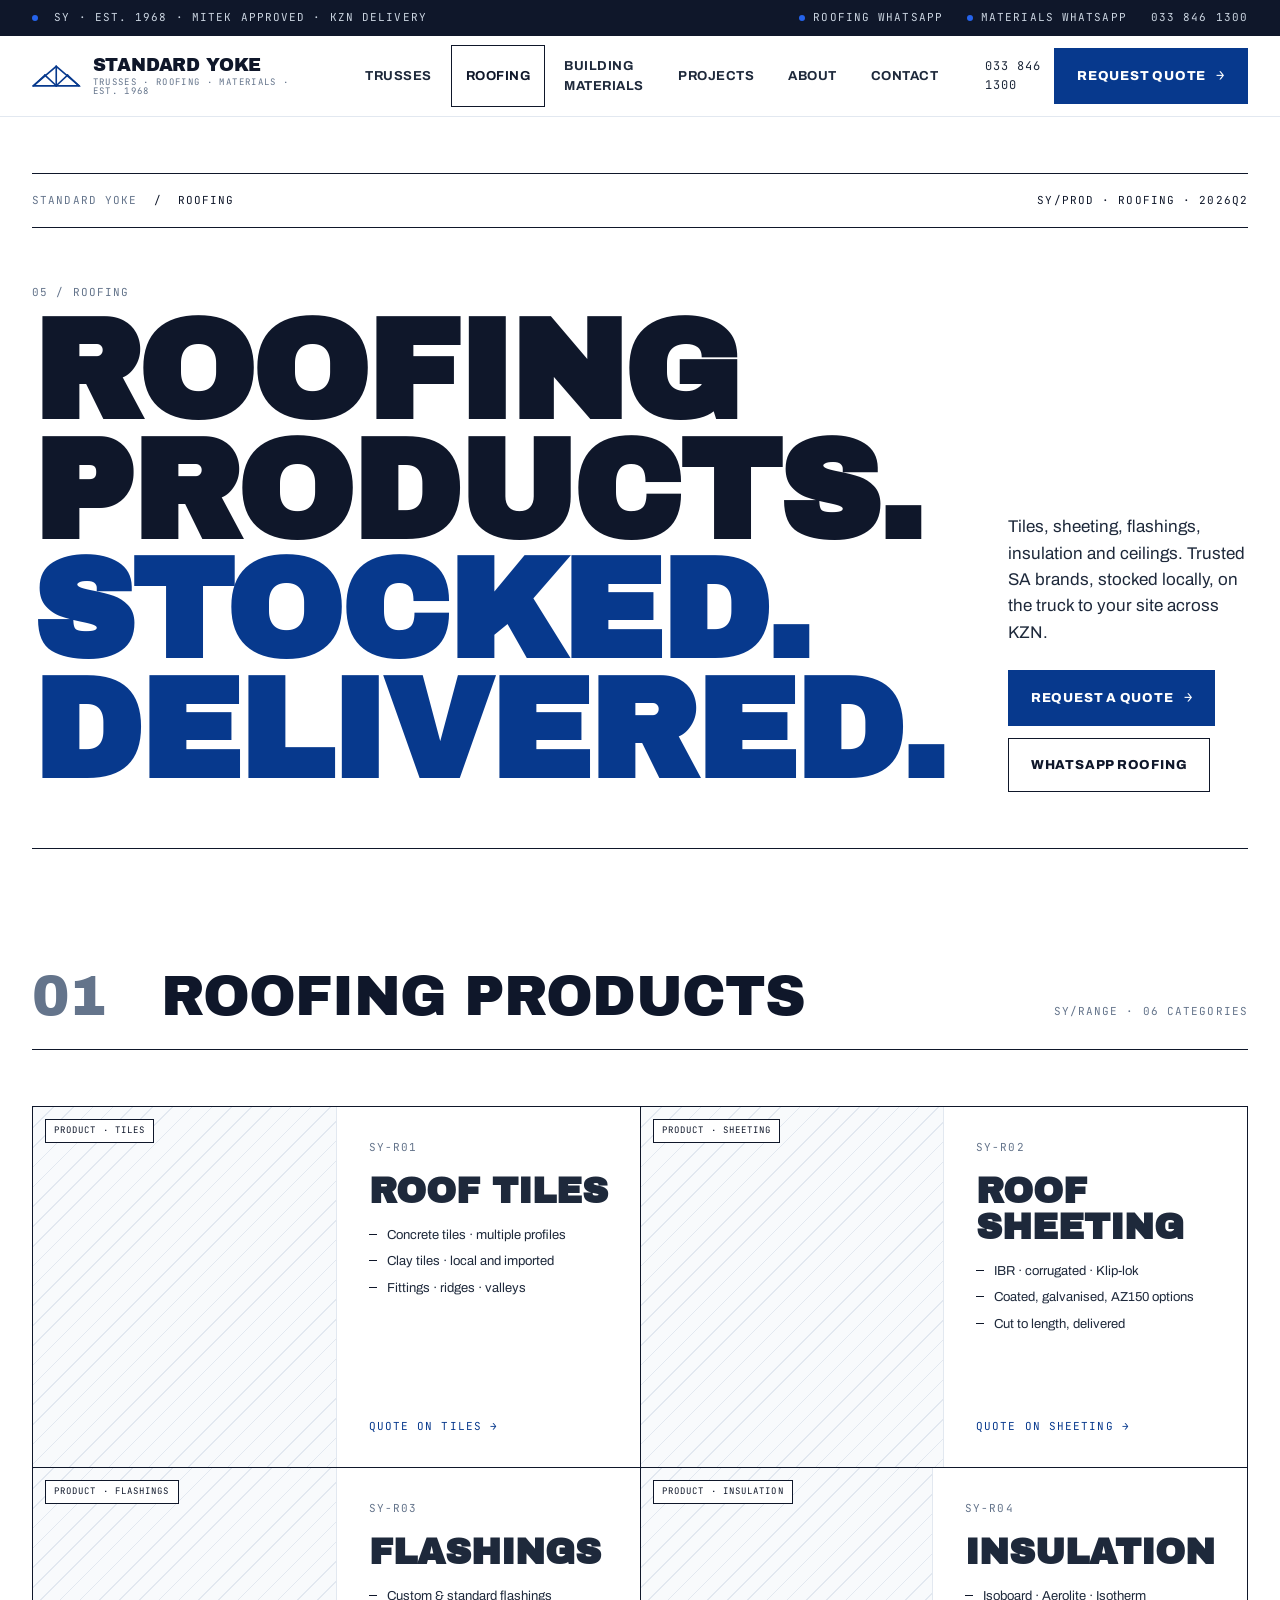
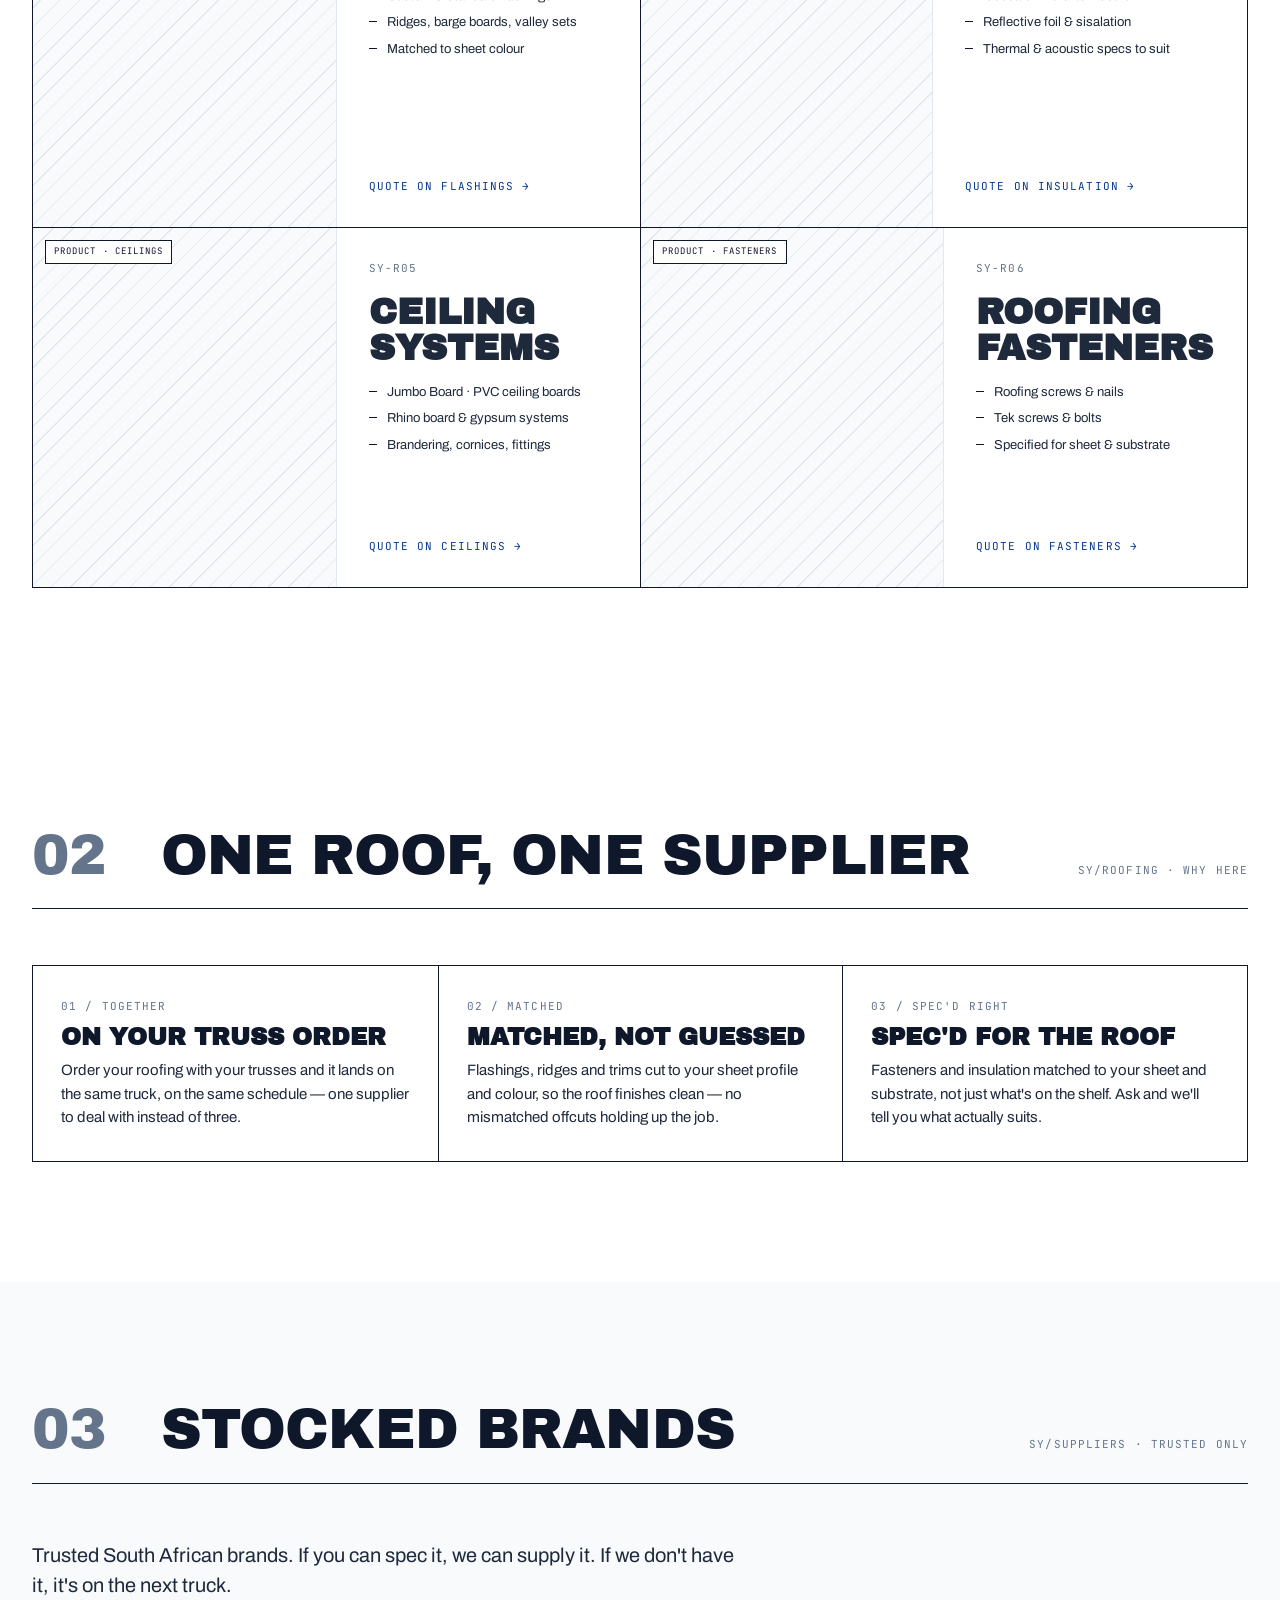
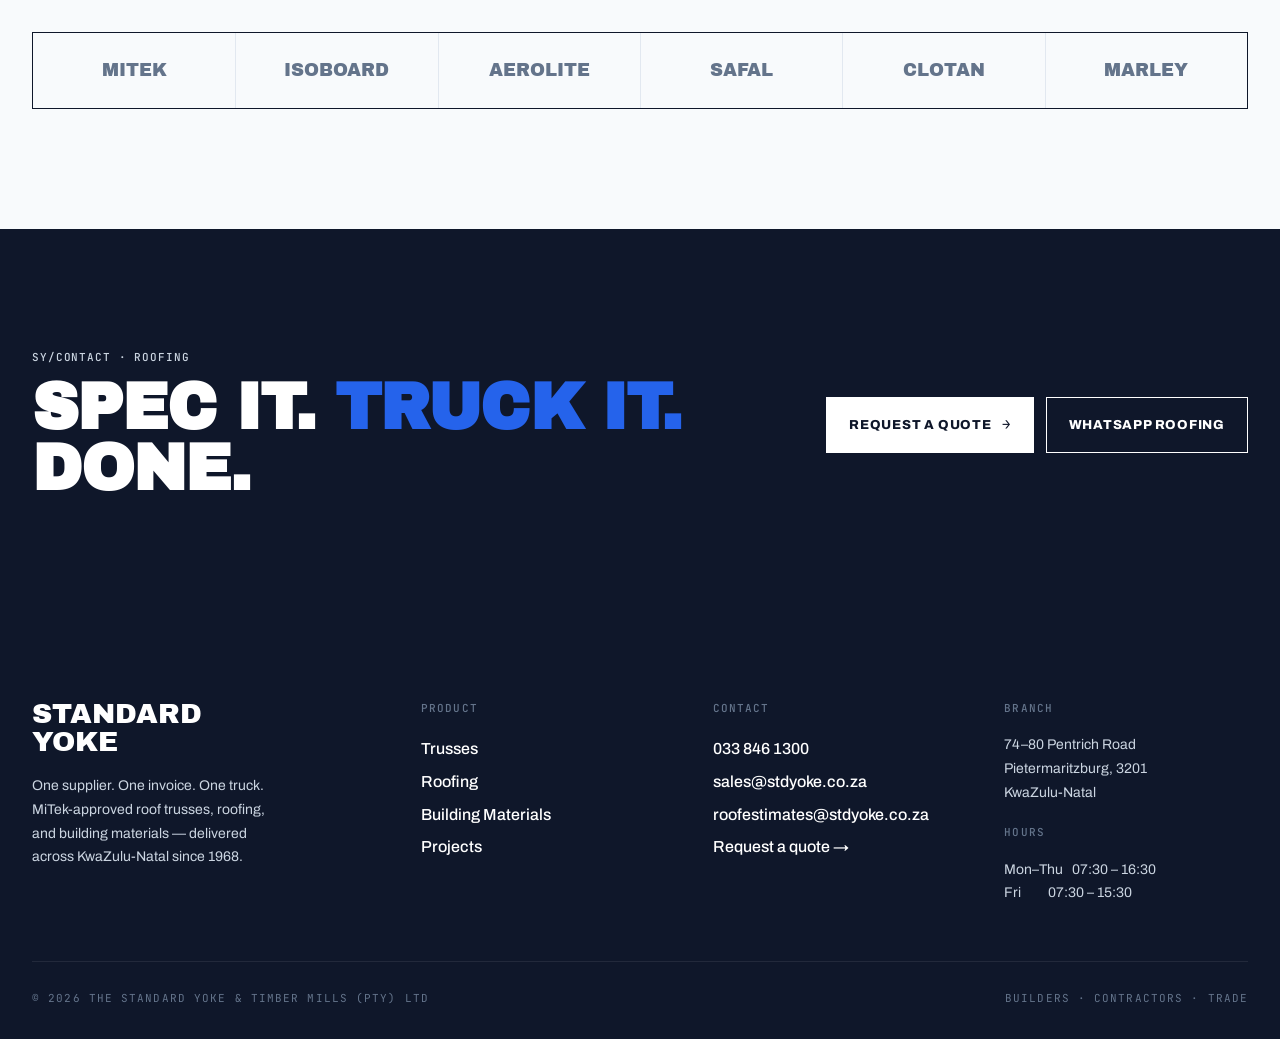
<file: roofing.html>
<!doctype html>
<html lang="en">
<head>
<meta charset="utf-8">
<meta name="viewport" content="width=device-width,initial-scale=1">
<title>Roof Tiles, Sheeting & Insulation, KZN | Standard Yoke</title>
<meta name="description" content="Roof tiles, IBR & Klip-lok sheeting, flashings, insulation and ceiling systems from trusted SA brands — stocked and delivered across KwaZulu-Natal.">
<meta property="og:type" content="website">
<meta property="og:site_name" content="Standard Yoke">
<meta property="og:title" content="Roof Tiles, Sheeting & Insulation, KZN | Standard Yoke">
<meta property="og:description" content="Roof tiles, IBR & Klip-lok sheeting, flashings, insulation and ceilings from trusted SA brands — delivered across KwaZulu-Natal.">
<meta property="og:locale" content="en_ZA">
<meta name="twitter:card" content="summary_large_image">
<!-- After your domain is live, add these for rich WhatsApp/Facebook/Instagram link previews: -->
<!-- <meta property="og:url" content="https://YOURDOMAIN/roofing.html"> -->
<!-- <meta property="og:image" content="https://YOURDOMAIN/og-image.jpg"> (1200x630, under 5MB) -->
<link rel="preconnect" href="https://fonts.googleapis.com"><link rel="preconnect" href="https://fonts.gstatic.com" crossorigin>
<link href="https://fonts.googleapis.com/css2?family=Archivo:wght@400;500;600;700;800&family=Archivo+Black&family=JetBrains+Mono:wght@400;500;600&display=swap" rel="stylesheet">
<link rel="stylesheet" href="styles.css">

<style>
.page-hero { padding: 56px 0 0; }
.page-meta {
  display: flex; justify-content: space-between; align-items: center;
  padding: 18px 0; border-top: 1px solid var(--ink); border-bottom: 1px solid var(--ink);
  font-family: var(--f-mono); font-size: 11px; letter-spacing: .1em; text-transform: uppercase;
  margin-bottom: 56px; gap: 16px; flex-wrap: wrap;
}
.page-meta .crumb a { color: var(--mute); }
.page-meta .crumb a:hover { color: var(--ink); }

.page-title {
  display: grid; grid-template-columns: 7fr 5fr; gap: 64px; align-items: end;
  padding-bottom: 56px; border-bottom: 1px solid var(--ink);
}
.page-title h1 { font-family: var(--f-display); font-size: clamp(64px, 11vw, 168px); line-height: .85; letter-spacing: -0.02em; text-transform: uppercase; }
.page-title h1 .yoke { color: var(--yoke); }
.page-title .lede { font-size: 17px; line-height: 1.55; color: var(--ink-2); max-width: 36ch; }
.page-title .ix { font-family: var(--f-mono); font-size: 11px; letter-spacing: .1em; color: var(--mute); margin-bottom: 12px; }
@media (max-width: 900px) { .page-title { grid-template-columns: 1fr; gap: 24px; } }

/* Product category card */
.cat-grid {
  display: grid;
  grid-template-columns: repeat(2, 1fr);
  gap: 0;
  border: 1px solid var(--ink);
}
.cat-grid .cat {
  border-left: 1px solid var(--ink);
  border-top: 1px solid var(--ink);
  display: grid; grid-template-columns: 1fr 1fr; min-height: 360px;
  background: var(--white);
}
.cat-grid .cat:nth-child(-n+2) { border-top: 0; }
.cat-grid .cat:nth-child(2n+1) { border-left: 0; }
.cat-grid .cat .image {
  background: var(--snow);
  border-right: 1px solid var(--hair);
  position: relative;
  background-image: repeating-linear-gradient(135deg, var(--hair) 0 1px, transparent 1px 14px);
}
.cat-grid .cat .image .ph-tag {
  position: absolute; top: 12px; left: 12px;
  background: var(--white); border: 1px solid var(--ink);
  padding: 4px 8px;
  font-family: var(--f-mono); font-size: 9px; letter-spacing: .12em;
}
.cat-grid .cat .body { padding: 32px; display: flex; flex-direction: column; gap: 16px; }
.cat-grid .cat .body .ix { font-family: var(--f-mono); font-size: 11px; letter-spacing: .1em; color: var(--mute); }
.cat-grid .cat .body h3 { font-family: var(--f-display); font-size: 36px; line-height: 1; text-transform: uppercase; }
.cat-grid .cat .body ul { display: grid; gap: 6px; font-size: 13px; }
.cat-grid .cat .body li { display: flex; gap: 10px; color: var(--ink-2); }
.cat-grid .cat .body li::before { content: ""; width: 8px; height: 1px; background: var(--ink); flex-shrink: 0; margin-top: 9px; }
.cat-grid .cat .body .cta { margin-top: auto; font-family: var(--f-mono); font-size: 11px; letter-spacing: .1em; text-transform: uppercase; color: var(--yoke); }
.cat-grid .cat:hover { background: var(--snow); }

@media (max-width: 900px) {
  .cat-grid { grid-template-columns: 1fr; }
  .cat-grid .cat { grid-template-columns: 1fr; border-left: 0; border-top: 1px solid var(--ink); }
  .cat-grid .cat:first-child { border-top: 0; }
  .cat-grid .cat .image { border-right: 0; border-bottom: 1px solid var(--hair); min-height: 200px; }
}

/* Stocked brands */
.brand-strip {
  display: grid; grid-template-columns: repeat(6, 1fr); gap: 0;
  border: 1px solid var(--ink);
}
.brand-strip .b {
  padding: 24px 16px;
  border-left: 1px solid var(--hair);
  font-family: var(--f-display); font-size: 18px; text-transform: uppercase;
  text-align: center; color: var(--mute);
  display: flex; align-items: center; justify-content: center;
}
.brand-strip .b:first-child { border-left: 0; }
@media (max-width: 900px) {
  .brand-strip { grid-template-columns: 1fr 1fr 1fr; }
  .brand-strip .b { border-top: 1px solid var(--hair); }
  .brand-strip .b:nth-child(-n+3) { border-top: 0; }
  .brand-strip .b:nth-child(3n+1) { border-left: 0; }
}
</style>
</head>
<body data-screen-label="Roofing">

<div id="sy-header"></div>

<main>

<section class="page-hero">
  <div class="container">
    <div class="page-meta">
      <div class="crumb"><a href="index.html">Standard Yoke</a> &nbsp;/&nbsp; <span style="color:var(--ink)">Roofing</span></div>
      <div>SY/PROD · ROOFING · 2026Q2</div>
    </div>

    <div class="page-title">
      <div>
        <div class="ix">05 / ROOFING</div>
        <h1>Roofing<br>products.<br><span class="yoke">Stocked. Delivered.</span></h1>
      </div>
      <div>
        <p class="lede">Tiles, sheeting, flashings, insulation and ceilings. Trusted SA brands, stocked locally, on the truck to your site across KZN.</p>
        <div style="display:flex;gap:12px;margin-top:24px;flex-wrap:wrap">
          <a class="btn" href="contact.html">Request a quote <span class="arrow">→</span></a>
          <a class="btn btn--ghost" href="https://wa.me/27743849722">WhatsApp roofing</a>
        </div>
      </div>
    </div>
  </div>
</section>

<section data-screen-label="Categories">
  <div class="container">
    <div class="section-head">
      <div class="num"><span>01</span> &nbsp; ROOFING PRODUCTS</div>
      <div class="meta">SY/RANGE · 06 CATEGORIES</div>
    </div>

    <div class="cat-grid">
      <div class="cat">
        <div class="image"><span class="ph-tag">PRODUCT · TILES</span></div>
        <div class="body">
          <span class="ix">SY-R01</span>
          <h3>Roof Tiles</h3>
          <ul>
            <li>Concrete tiles · multiple profiles</li>
            <li>Clay tiles · local and imported</li>
            <li>Fittings · ridges · valleys</li>
          </ul>
          <span class="cta">Quote on tiles →</span>
        </div>
      </div>
      <div class="cat">
        <div class="image"><span class="ph-tag">PRODUCT · SHEETING</span></div>
        <div class="body">
          <span class="ix">SY-R02</span>
          <h3>Roof Sheeting</h3>
          <ul>
            <li>IBR · corrugated · Klip-lok</li>
            <li>Coated, galvanised, AZ150 options</li>
            <li>Cut to length, delivered</li>
          </ul>
          <span class="cta">Quote on sheeting →</span>
        </div>
      </div>
      <div class="cat">
        <div class="image"><span class="ph-tag">PRODUCT · FLASHINGS</span></div>
        <div class="body">
          <span class="ix">SY-R03</span>
          <h3>Flashings</h3>
          <ul>
            <li>Custom &amp; standard flashings</li>
            <li>Ridges, barge boards, valley sets</li>
            <li>Matched to sheet colour</li>
          </ul>
          <span class="cta">Quote on flashings →</span>
        </div>
      </div>
      <div class="cat">
        <div class="image"><span class="ph-tag">PRODUCT · INSULATION</span></div>
        <div class="body">
          <span class="ix">SY-R04</span>
          <h3>Insulation</h3>
          <ul>
            <li>Isoboard · Aerolite · Isotherm</li>
            <li>Reflective foil &amp; sisalation</li>
            <li>Thermal &amp; acoustic specs to suit</li>
          </ul>
          <span class="cta">Quote on insulation →</span>
        </div>
      </div>
      <div class="cat">
        <div class="image"><span class="ph-tag">PRODUCT · CEILINGS</span></div>
        <div class="body">
          <span class="ix">SY-R05</span>
          <h3>Ceiling Systems</h3>
          <ul>
            <li>Jumbo Board · PVC ceiling boards</li>
            <li>Rhino board &amp; gypsum systems</li>
            <li>Brandering, cornices, fittings</li>
          </ul>
          <span class="cta">Quote on ceilings →</span>
        </div>
      </div>
      <div class="cat">
        <div class="image"><span class="ph-tag">PRODUCT · FASTENERS</span></div>
        <div class="body">
          <span class="ix">SY-R06</span>
          <h3>Roofing Fasteners</h3>
          <ul>
            <li>Roofing screws &amp; nails</li>
            <li>Tek screws &amp; bolts</li>
            <li>Specified for sheet &amp; substrate</li>
          </ul>
          <span class="cta">Quote on fasteners →</span>
        </div>
      </div>
    </div>
  </div>
</section>

<!-- =========================================================
     Why source roofing here — cross-sell / trust band
     ========================================================= -->
<style>
.sy-why3{ display:grid; grid-template-columns:repeat(3,1fr); gap:0; border:1px solid var(--ink); }
.sy-why3 .w{ padding:32px 28px; border-left:1px solid var(--ink); display:flex; flex-direction:column; gap:10px; }
.sy-why3 .w:first-child{ border-left:0; }
.sy-why3 .w .ix{ font-family:var(--f-mono); font-size:11px; letter-spacing:.1em; color:var(--mute); }
.sy-why3 .w h3{ font-family:var(--f-display); font-size:24px; text-transform:uppercase; line-height:1; }
.sy-why3 .w p{ font-size:15px; line-height:1.55; color:var(--ink-2); margin:0; }
@media (max-width:760px){ .sy-why3{ grid-template-columns:1fr; } .sy-why3 .w{ border-left:0; border-top:1px solid var(--ink); } .sy-why3 .w:first-child{ border-top:0; } }
</style>
<section data-screen-label="Why roofing here">
  <div class="container">
    <div class="section-head">
      <div class="num"><span>02</span> &nbsp; ONE ROOF, ONE SUPPLIER</div>
      <div class="meta">SY/ROOFING · WHY HERE</div>
    </div>
    <div class="sy-why3">
      <div class="w"><div class="ix">01 / TOGETHER</div><h3>On your truss order</h3><p>Order your roofing with your trusses and it lands on the same truck, on the same schedule — one supplier to deal with instead of three.</p></div>
      <div class="w"><div class="ix">02 / MATCHED</div><h3>Matched, not guessed</h3><p>Flashings, ridges and trims cut to your sheet profile and colour, so the roof finishes clean — no mismatched offcuts holding up the job.</p></div>
      <div class="w"><div class="ix">03 / SPEC'D RIGHT</div><h3>Spec'd for the roof</h3><p>Fasteners and insulation matched to your sheet and substrate, not just what's on the shelf. Ask and we'll tell you what actually suits.</p></div>
    </div>
  </div>
</section>

<section class="surface--snow" data-screen-label="Brands">
  <div class="container">
    <div class="section-head">
      <div class="num"><span>03</span> &nbsp; STOCKED BRANDS</div>
      <div class="meta">SY/SUPPLIERS · TRUSTED ONLY</div>
    </div>

    <p class="lead" style="margin-bottom:32px;max-width:64ch">Trusted South African brands. If you can spec it, we can supply it. If we don't have it, it's on the next truck.</p>

    <div class="brand-strip">
      <div class="b">MITEK</div>
      <div class="b">ISOBOARD</div>
      <div class="b">AEROLITE</div>
      <div class="b">SAFAL</div>
      <div class="b">CLOTAN</div>
      <div class="b">MARLEY</div>
    </div>
  </div>
</section>

<section class="surface--ink" data-screen-label="CTA">
  <div class="container">
    <div style="display:grid;grid-template-columns:1fr auto;gap:32px;align-items:center;flex-wrap:wrap">
      <div>
        <div class="mono" style="color:var(--hair-2);margin-bottom:12px">SY/CONTACT · ROOFING</div>
        <h2 class="h1" style="color:var(--white)">Spec it. <span style="color:var(--sky)">Truck it.</span> Done.</h2>
      </div>
      <div style="display:flex;gap:12px;flex-wrap:wrap">
        <a class="btn btn--white" href="contact.html">Request a quote <span class="arrow">→</span></a>
        <a class="btn btn--white" style="background:transparent;color:var(--white);border-color:var(--white)" href="https://wa.me/27743849722">WhatsApp roofing</a>
      </div>
    </div>
  </div>
</section>

</main>

<div id="sy-footer"></div>
<script src="sy.js"></script>
<script>SY.init({ active: 'roofing' });</script>
</body>
</html>
</file>
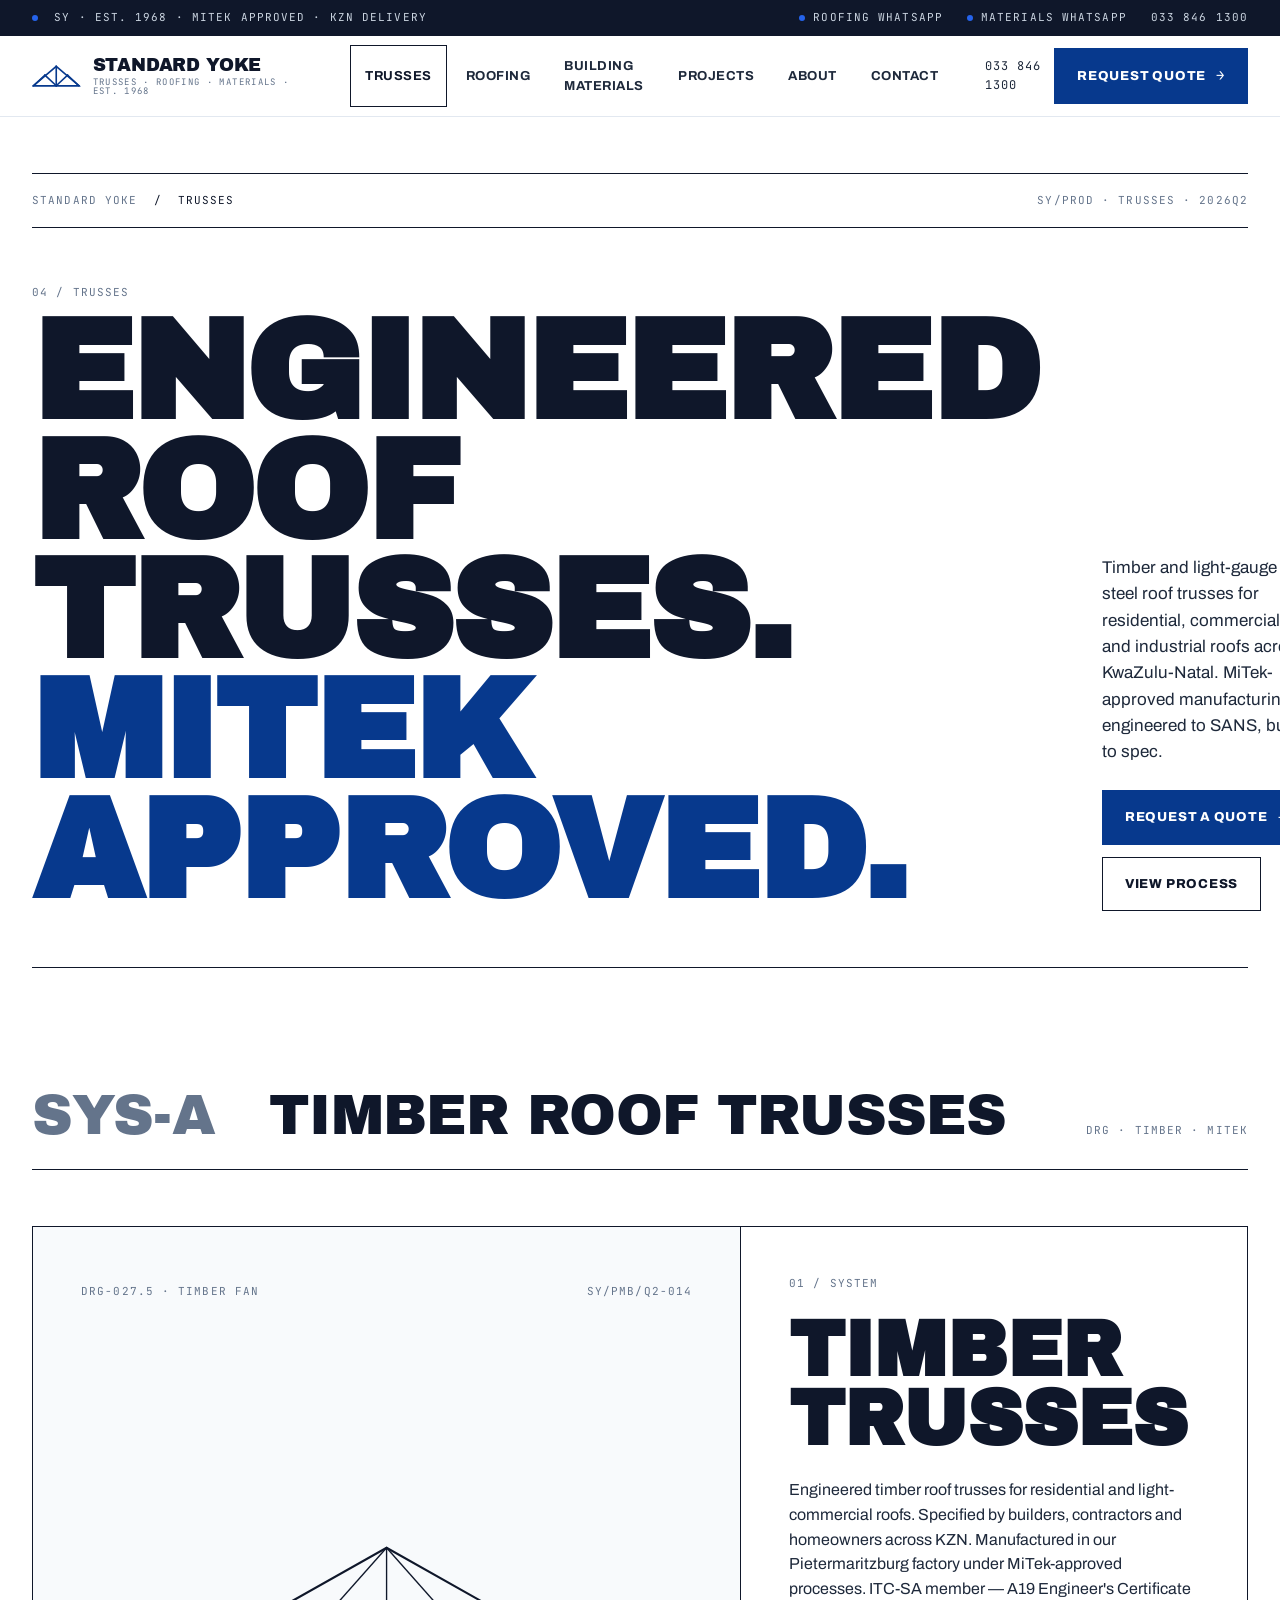
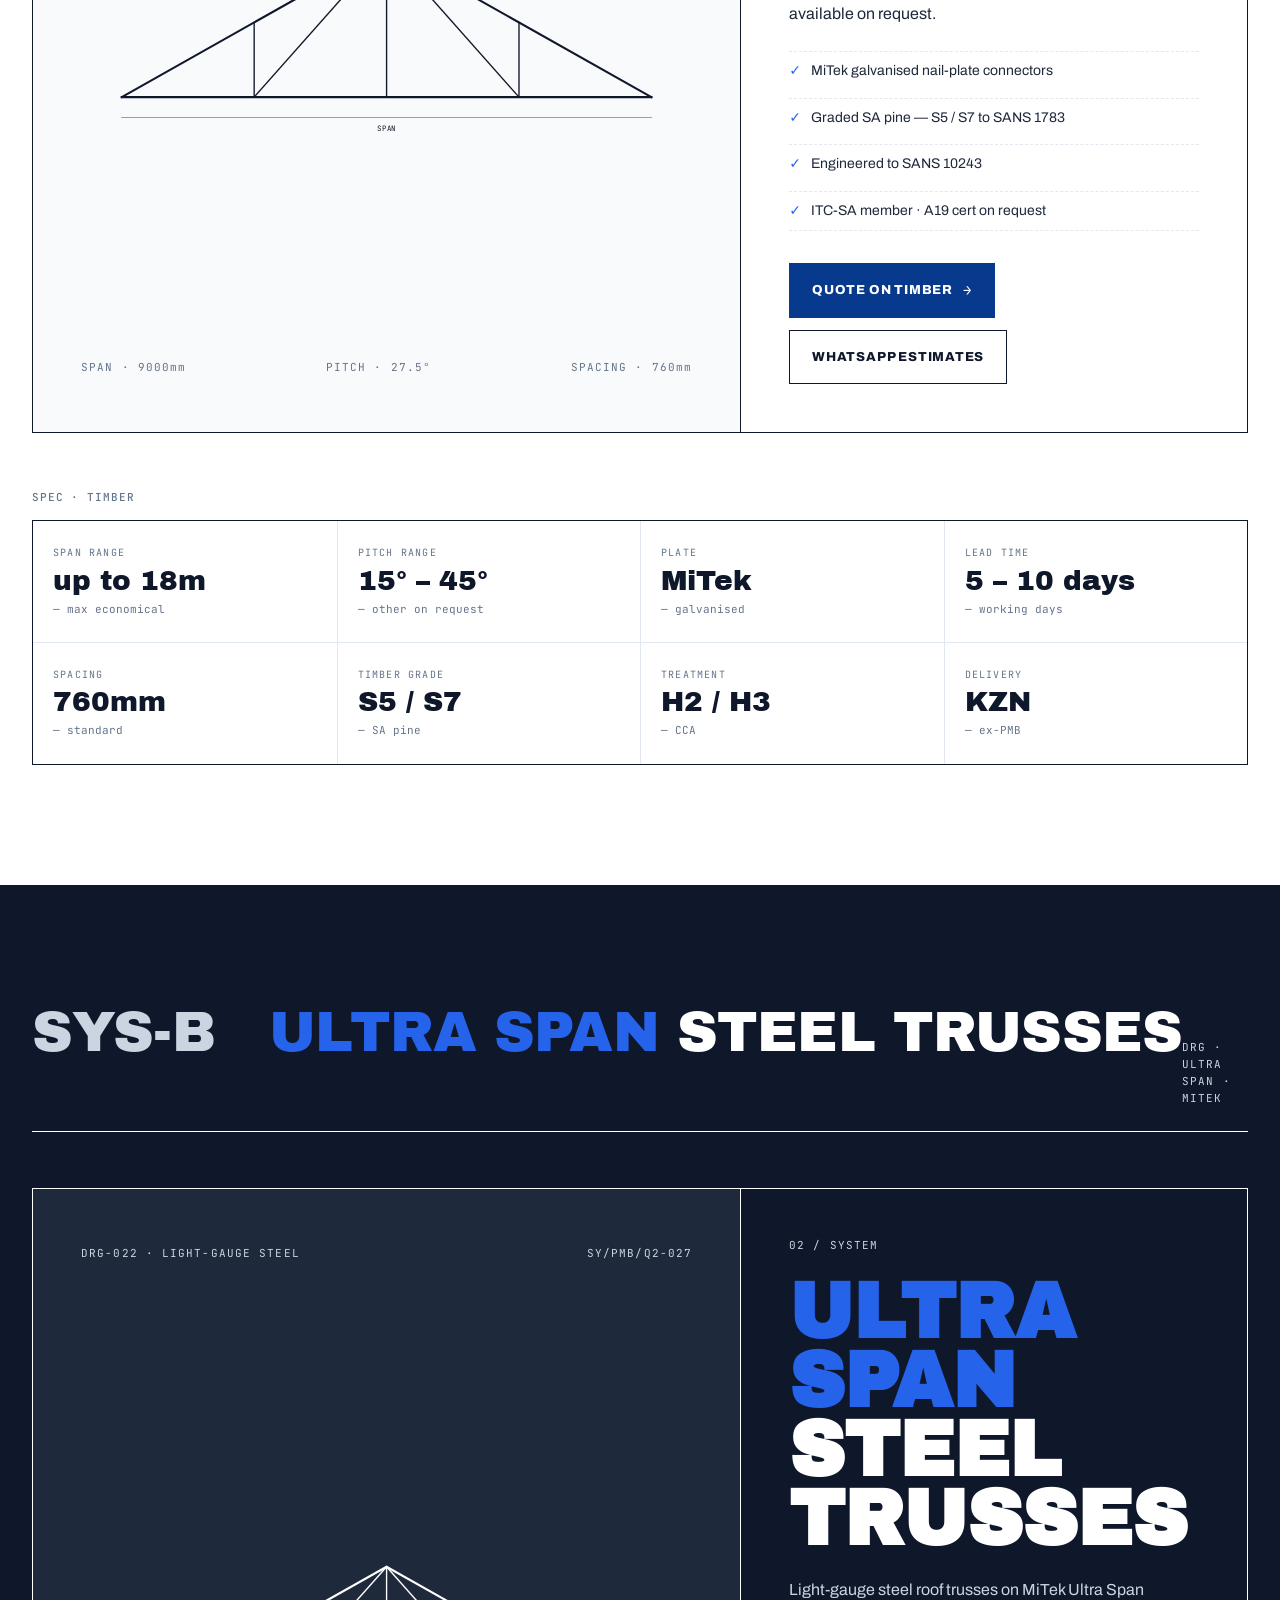
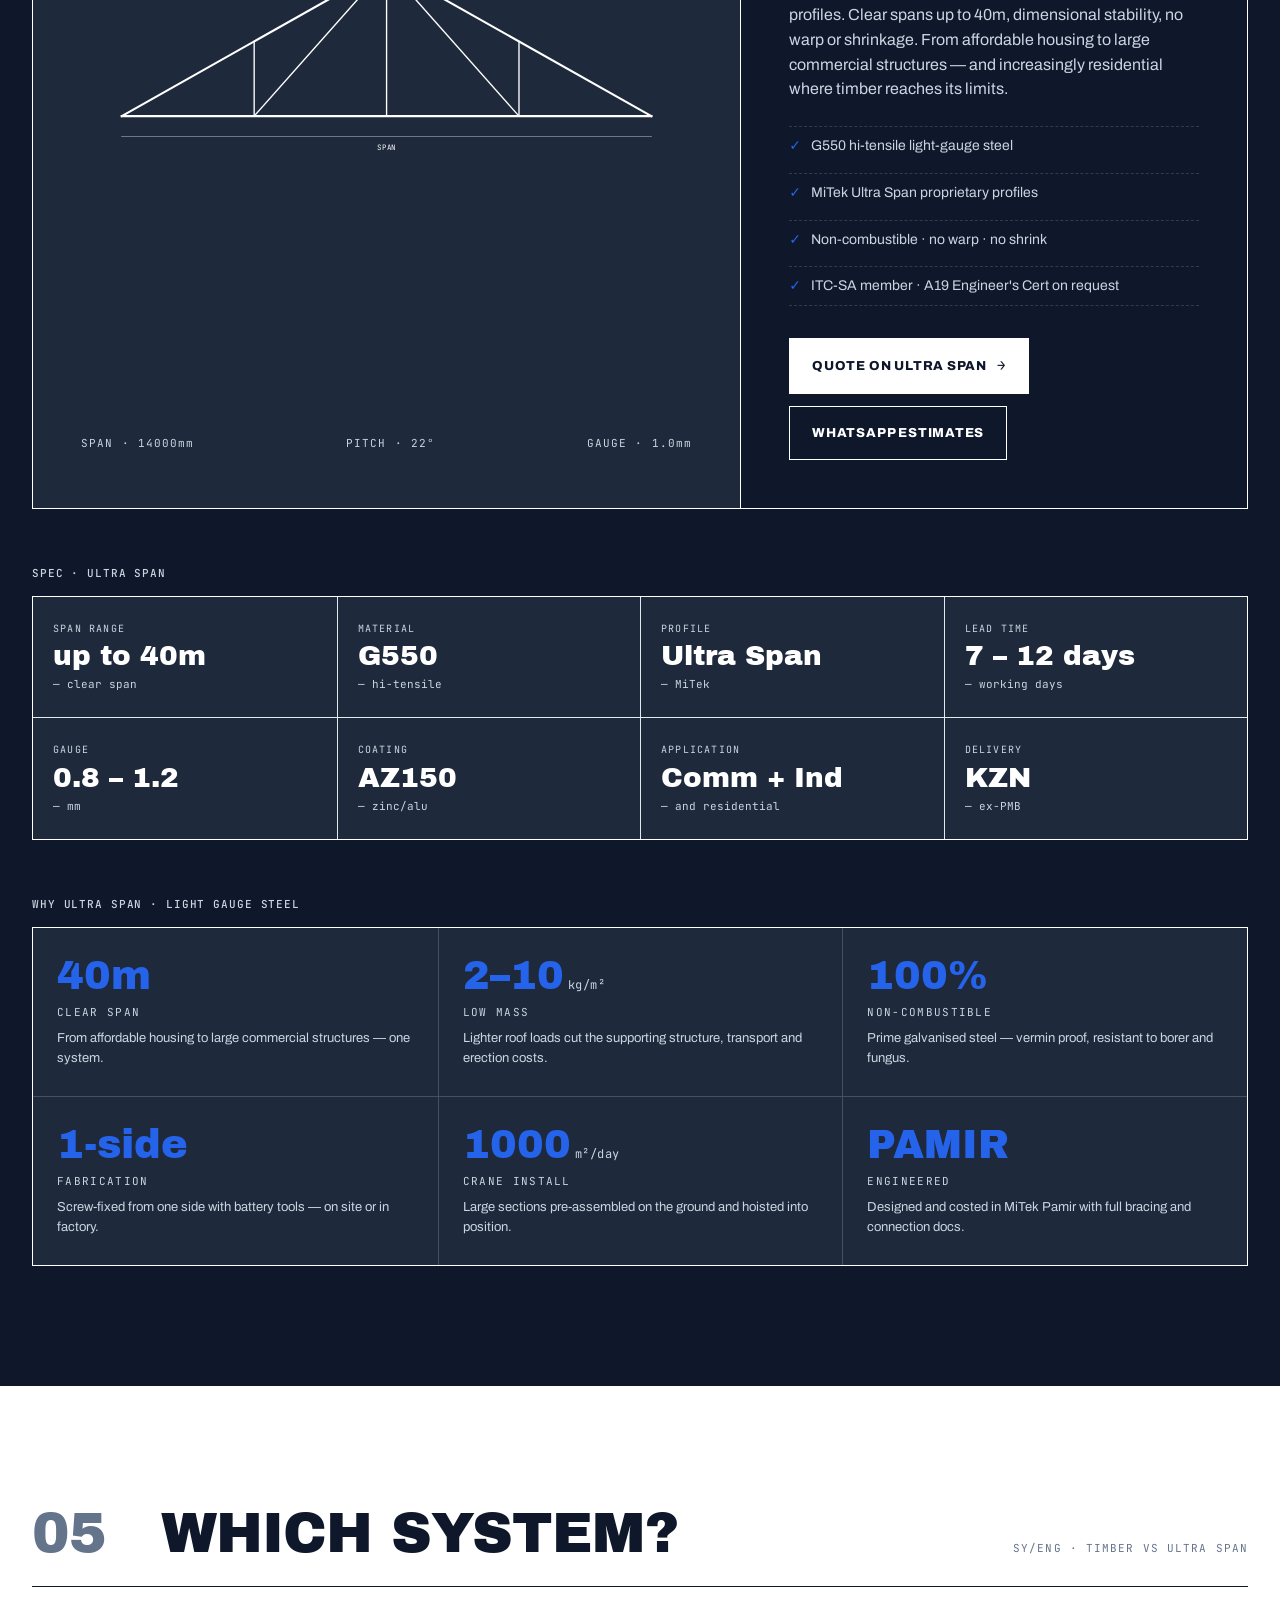
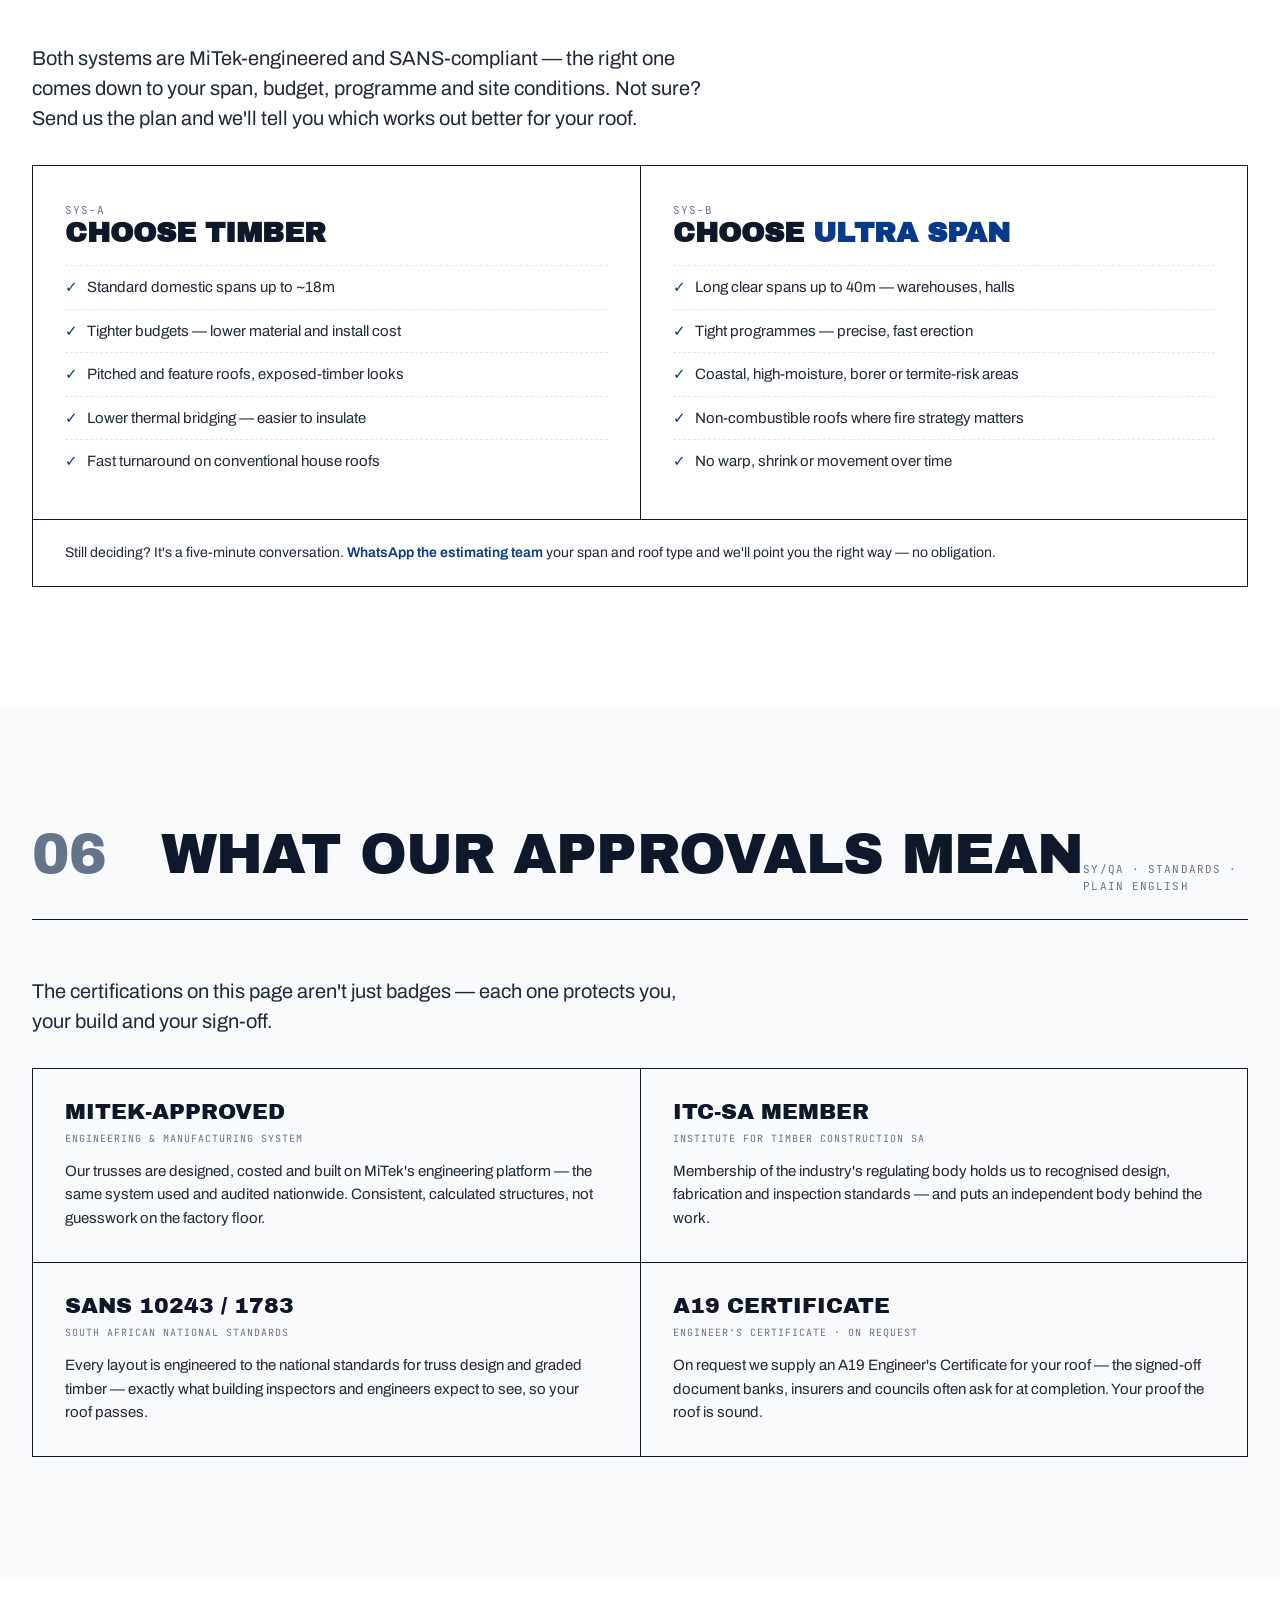
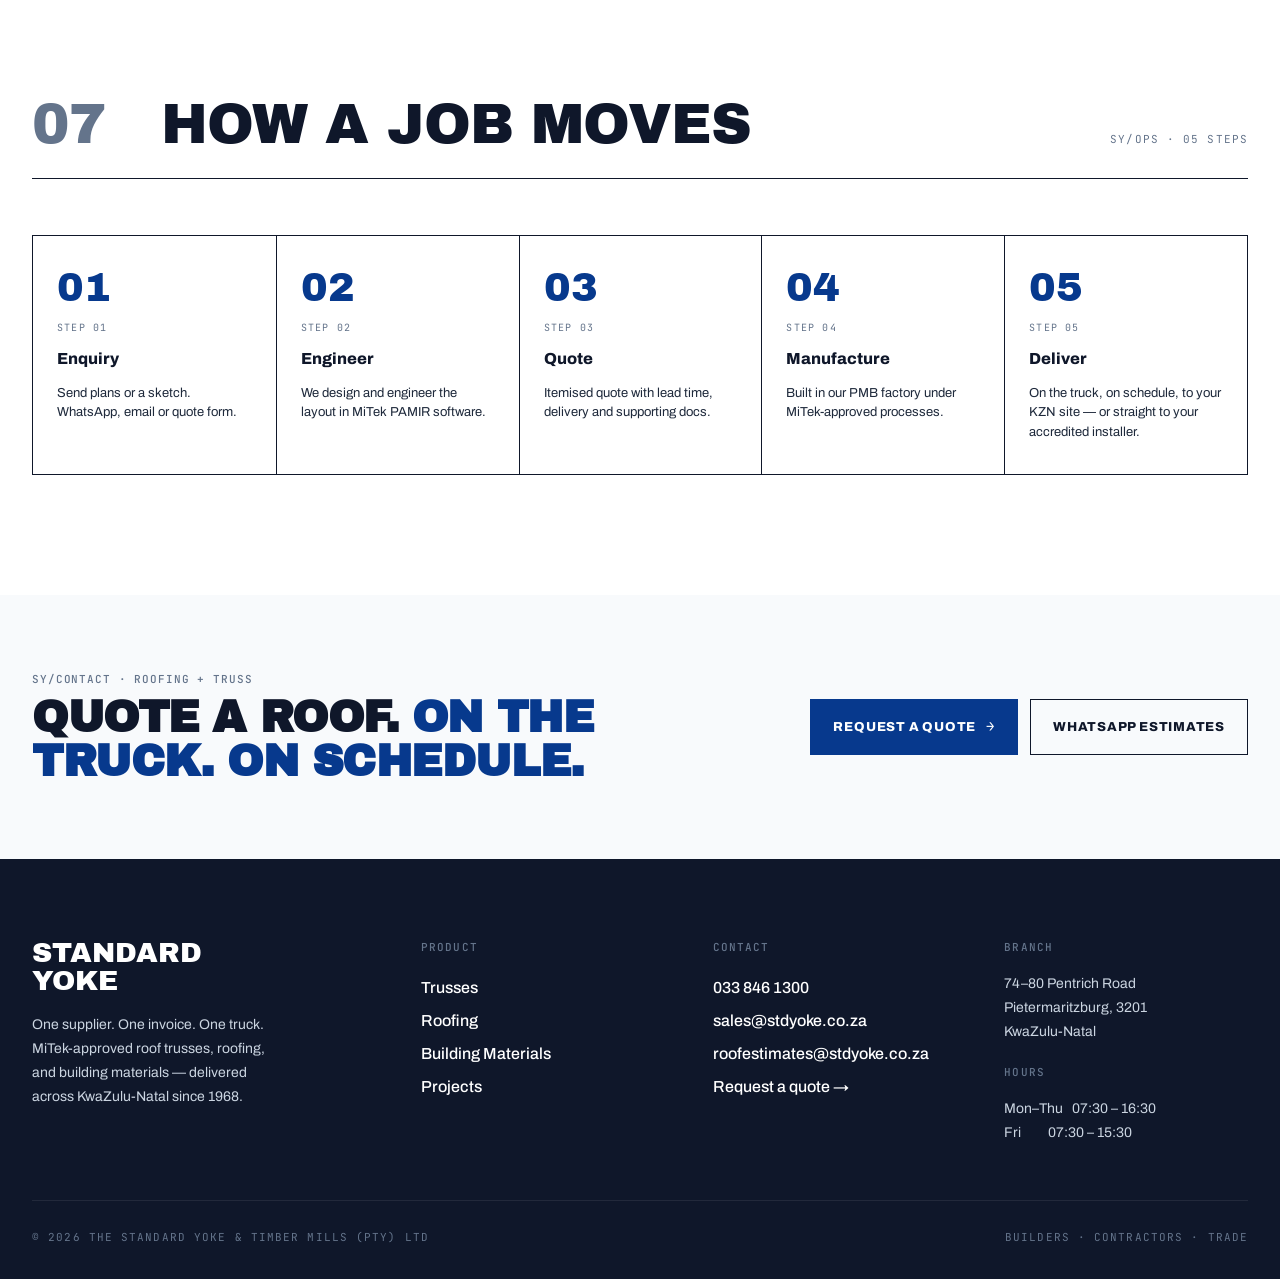
<file: trusses.html>
<!doctype html>
<html lang="en">
<head>
<meta charset="utf-8">
<meta name="viewport" content="width=device-width,initial-scale=1">
<title>Timber & Ultra Span Roof Trusses, KZN | Standard Yoke</title>
<meta name="description" content="MiTek-approved timber and Ultra Span steel roof trusses, engineered to SANS and manufactured in Pietermaritzburg. Clear spans to 40m, A19 certificate on request.">
<meta property="og:type" content="website">
<meta property="og:site_name" content="Standard Yoke">
<meta property="og:title" content="Timber & Ultra Span Roof Trusses, KZN | Standard Yoke">
<meta property="og:description" content="MiTek-approved timber and Ultra Span steel roof trusses, engineered to SANS and made in Pietermaritzburg. Spans to 40m, A19 cert on request.">
<meta property="og:locale" content="en_ZA">
<meta name="twitter:card" content="summary_large_image">
<!-- After your domain is live, add these for rich WhatsApp/Facebook/Instagram link previews: -->
<!-- <meta property="og:url" content="https://YOURDOMAIN/trusses.html"> -->
<!-- <meta property="og:image" content="https://YOURDOMAIN/og-image.jpg"> (1200x630, under 5MB) -->
<link rel="preconnect" href="https://fonts.googleapis.com"><link rel="preconnect" href="https://fonts.gstatic.com" crossorigin>
<link href="https://fonts.googleapis.com/css2?family=Archivo:wght@400;500;600;700;800&family=Archivo+Black&family=JetBrains+Mono:wght@400;500;600&display=swap" rel="stylesheet">
<link rel="stylesheet" href="styles.css">

<style>
/* Page hero */
.page-hero { padding: 56px 0 0; background: var(--white); }
.page-hero .container { position: relative; }
.page-meta {
  display: flex; justify-content: space-between; align-items: center;
  padding: 18px 0; border-top: 1px solid var(--ink); border-bottom: 1px solid var(--ink);
  font-family: var(--f-mono); font-size: 11px; letter-spacing: .1em; text-transform: uppercase;
  margin-bottom: 56px; gap: 16px; flex-wrap: wrap;
}
.page-meta .crumb a { color: var(--mute); }
.page-meta .crumb a:hover { color: var(--ink); }
.page-meta .id { color: var(--mute); }
.page-meta .blink { width: 8px; height: 8px; background: var(--sky); display: inline-block; border-radius: 50%; }

.page-title {
  display: grid; grid-template-columns: 7fr 5fr; gap: 64px; align-items: end;
  padding-bottom: 56px; border-bottom: 1px solid var(--ink);
}
.page-title h1 {
  font-family: var(--f-display); font-size: clamp(64px, 11vw, 168px);
  line-height: .85; letter-spacing: -0.02em; text-transform: uppercase;
}
.page-title h1 .yoke { color: var(--yoke); }
.page-title .lede { font-size: 17px; line-height: 1.55; color: var(--ink-2); max-width: 36ch; }
.page-title .ix { font-family: var(--f-mono); font-size: 11px; letter-spacing: .1em; color: var(--mute); margin-bottom: 12px; }

@media (max-width: 900px) {
  .page-title { grid-template-columns: 1fr; gap: 24px; }
}

/* System card (Timber & Ultra Span) */
.system {
  border: 1px solid var(--ink);
  display: grid;
  grid-template-columns: 7fr 5fr;
  gap: 0;
  background: var(--white);
  margin-bottom: 56px;
}
.system + .system { margin-bottom: 0; }
.system .stage {
  background: var(--snow);
  border-right: 1px solid var(--ink);
  padding: 56px 48px;
  position: relative;
  min-height: 480px;
  display: flex; flex-direction: column; gap: 24px;
}
.system .stage .stage-meta {
  display: flex; justify-content: space-between;
  font-family: var(--f-mono); font-size: 11px; letter-spacing: .1em; color: var(--mute);
}
.system .stage .stage-bottom {
  display: flex; justify-content: space-between; align-items: center;
  margin-top: auto;
  font-family: var(--f-mono); font-size: 11px; letter-spacing: .1em; color: var(--mute);
}
.system .info { padding: 48px; display: flex; flex-direction: column; gap: 24px; }
.system .info .ix { font-family: var(--f-mono); font-size: 11px; letter-spacing: .1em; color: var(--mute); }
.system .info h2 { font-family: var(--f-display); font-size: clamp(48px, 6vw, 80px); line-height: .9; text-transform: uppercase; }
.system .info h2 .yoke { color: var(--yoke); }
.system .info p { color: var(--ink-2); }

.system-cta { display: flex; gap: 12px; flex-wrap: wrap; margin-top: 8px; }

@media (max-width: 900px) {
  .system { grid-template-columns: 1fr; }
  .system .stage { border-right: 0; border-bottom: 1px solid var(--ink); padding: 32px 24px; min-height: 360px; }
  .system .info { padding: 32px 24px; }
}

/* Spec grid */
.spec-grid {
  display: grid;
  grid-template-columns: repeat(4, 1fr);
  border: 1px solid var(--ink);
  background: var(--white);
}
.spec-grid .cell {
  padding: 24px 20px;
  border-left: 1px solid var(--hair);
  border-top: 1px solid var(--hair);
  display: flex; flex-direction: column; gap: 6px;
}
.spec-grid .cell:nth-child(-n+4) { border-top: 0; }
.spec-grid .cell:nth-child(4n+1) { border-left: 0; }
.spec-grid .lbl { font-family: var(--f-mono); font-size: 10px; letter-spacing: .12em; color: var(--mute); text-transform: uppercase; }
.spec-grid .val { font-family: var(--f-display); font-size: 28px; line-height: 1; }
.spec-grid .unit { font-family: var(--f-mono); font-size: 11px; color: var(--mute); }

@media (max-width: 900px) {
  .spec-grid { grid-template-columns: 1fr 1fr; }
  .spec-grid .cell { border-left: 0 !important; border-top: 1px solid var(--hair) !important; }
  .spec-grid .cell:nth-child(odd) { border-left: 0 !important; }
  .spec-grid .cell:nth-child(2n+1) { border-left: 0 !important; }
}

/* Process steps */
.process {
  display: grid; grid-template-columns: repeat(5, 1fr); gap: 0;
  border: 1px solid var(--ink);
}
.process .step {
  padding: 32px 24px;
  border-left: 1px solid var(--ink);
  display: flex; flex-direction: column; gap: 12px;
  position: relative;
}
.process .step:first-child { border-left: 0; }
.process .step .n { font-family: var(--f-display); font-size: 40px; line-height: 1; color: var(--yoke); }
.process .step .lbl { font-family: var(--f-mono); font-size: 10px; letter-spacing: .12em; color: var(--mute); text-transform: uppercase; }
.process .step .title { font-family: var(--f-sans); font-weight: 800; font-size: 16px; }
.process .step p { font-size: 13px; color: var(--ink-2); line-height: 1.5; }

@media (max-width: 900px) {
  .process { grid-template-columns: 1fr 1fr; }
  .process .step { border-left: 0; border-top: 1px solid var(--ink); }
  .process .step:nth-child(-n+2) { border-top: 0; }
  .process .step:nth-child(2n+1) { border-left: 0; }
  .process .step:nth-child(2n) { border-left: 1px solid var(--ink); }
}
@media (max-width: 600px) {
  .process { grid-template-columns: 1fr; }
  .process .step { border-left: 0 !important; border-top: 1px solid var(--ink) !important; }
  .process .step:first-child { border-top: 0 !important; }
}

/* Truss diagram (re-used styles from index) */
.truss-svg { width: 100%; height: auto; }
.truss-svg .chord, .truss-svg .web, .truss-svg .dim-line { fill: none; stroke-linecap: square; }
.truss-svg .chord { stroke-width: 3; }
.truss-svg .web { stroke-width: 2; }
.truss-svg .dim-line { stroke-width: 1; }
.truss-svg .label { font-family: var(--f-mono); font-size: 11px; letter-spacing: .08em; fill: currentColor; text-transform: uppercase; }
.truss-svg .joint { fill: var(--sky); stroke: currentColor; stroke-width: 1; }

@keyframes drawIn { to { stroke-dashoffset: 0; } }
@keyframes fadeIn { from { opacity: 0;} to { opacity: 1;} }
@keyframes pulseDot { 0%, 100% { r: 5; opacity: 1; } 50% { r: 7; opacity: .5; } }

.truss-svg .chord, .truss-svg .web, .truss-svg .dim-line {
  stroke-dasharray: 1000; stroke-dashoffset: 1000;
  animation: drawIn 1.6s cubic-bezier(.2,.7,.2,1) forwards;
}
.truss-svg .web { animation-delay: .45s; }
.truss-svg .dim-line { animation-delay: 1.4s; }
.truss-svg .label, .truss-svg .joint { opacity: 0; animation: fadeIn .6s forwards; animation-delay: 1.8s; }
.truss-svg .joint { animation: pulseDot 3.4s ease-in-out infinite; animation-delay: 2.6s; }

/* Why Ultra Span — benefit band (dark surface) */
.us-benefits {
  display: grid; grid-template-columns: repeat(3, 1fr);
  border: 1px solid var(--white); background: var(--ink-2); color: var(--white);
}
.us-benefits .ub {
  padding: 28px 24px;
  border-left: 1px solid rgba(255,255,255,.18);
  border-top: 1px solid rgba(255,255,255,.18);
  display: flex; flex-direction: column; gap: 8px;
}
.us-benefits .ub:nth-child(-n+3) { border-top: 0; }
.us-benefits .ub:nth-child(3n+1) { border-left: 0; }
.us-benefits .ub-n { font-family: var(--f-display); font-size: 40px; line-height: 1; color: var(--sky); }
.us-benefits .ub-n small { font-family: var(--f-mono); font-size: 12px; color: var(--hair-2); margin-left: 4px; letter-spacing: .04em; }
.us-benefits .ub-l { font-family: var(--f-mono); font-size: 11px; letter-spacing: .12em; text-transform: uppercase; color: var(--hair-2); }
.us-benefits .ub p { font-size: 13px; line-height: 1.5; color: var(--hair-2); }
@media (max-width: 900px) {
  .us-benefits { grid-template-columns: 1fr 1fr; }
  .us-benefits .ub { border-left: 0 !important; border-top: 1px solid rgba(255,255,255,.18) !important; }
  .us-benefits .ub:nth-child(-n+2) { border-top: 0 !important; }
  .us-benefits .ub:nth-child(2n+1) { border-left: 0 !important; }
}
@media (max-width: 600px) {
  .us-benefits { grid-template-columns: 1fr; }
  .us-benefits .ub { border-left: 0 !important; }
}
</style>
</head>
<body data-screen-label="Trusses">

<div id="sy-header"></div>

<main>

<section class="page-hero">
  <div class="container">
    <div class="page-meta">
      <div class="crumb"><a href="index.html">Standard Yoke</a> &nbsp;/&nbsp; <span style="color:var(--ink)">Trusses</span></div>
      <div class="id">SY/PROD · TRUSSES · 2026Q2</div>
    </div>

    <div class="page-title">
      <div>
        <div class="ix">04 / TRUSSES</div>
        <h1>Engineered<br>roof trusses.<br><span class="yoke">Mitek approved.</span></h1>
      </div>
      <div>
        <p class="lede">Timber and light-gauge steel roof trusses for residential, commercial and industrial roofs across KwaZulu-Natal. MiTek-approved manufacturing, engineered to SANS, built to spec.</p>
        <div style="display:flex;gap:12px;margin-top:24px;flex-wrap:wrap">
          <a class="btn" href="contact.html">Request a quote <span class="arrow">→</span></a>
          <a class="btn btn--ghost" href="#process">View process</a>
        </div>
      </div>
    </div>
  </div>
</section>

<!-- =========================================================
     System 01 — Timber Trusses
     ========================================================= -->
<section id="timber" data-screen-label="Timber">
  <div class="container">
    <div class="section-head">
      <div class="num"><span>SYS-A</span> &nbsp; TIMBER ROOF TRUSSES</div>
      <div class="meta">DRG · TIMBER · MITEK</div>
    </div>

    <article class="system">
      <div class="stage">
        <div class="stage-meta">
          <span>DRG-027.5 · TIMBER FAN</span>
          <span>SY/PMB/Q2-014</span>
        </div>
        <div id="timber-svg" style="flex:1; display:flex; align-items:center;"></div>
        <div class="stage-bottom">
          <span>SPAN · 9000mm</span>
          <span>PITCH · 27.5°</span>
          <span>SPACING · 760mm</span>
        </div>
      </div>
      <div class="info">
        <div class="ix">01 / SYSTEM</div>
        <h2>Timber<br>Trusses</h2>
        <p>Engineered timber roof trusses for residential and light-commercial roofs. Specified by builders, contractors and homeowners across KZN. Manufactured in our Pietermaritzburg factory under MiTek-approved processes. ITC-SA member — A19 Engineer's Certificate available on request.</p>
        <ul style="display:grid;gap:8px;font-size:14px;color:var(--ink-2)">
          <li style="display:flex;align-items:center;gap:10px;padding:8px 0;border-top:1px dashed var(--hair)"><span style="color:var(--sky)">✓</span> MiTek galvanised nail-plate connectors</li>
          <li style="display:flex;align-items:center;gap:10px;padding:8px 0;border-top:1px dashed var(--hair)"><span style="color:var(--sky)">✓</span> Graded SA pine — S5 / S7 to SANS 1783</li>
          <li style="display:flex;align-items:center;gap:10px;padding:8px 0;border-top:1px dashed var(--hair)"><span style="color:var(--sky)">✓</span> Engineered to SANS 10243</li>
          <li style="display:flex;align-items:center;gap:10px;padding:8px 0;border-top:1px dashed var(--hair);border-bottom:1px dashed var(--hair)"><span style="color:var(--sky)">✓</span> ITC-SA member · A19 cert on request</li>
        </ul>
        <div class="system-cta">
          <a class="btn" href="contact.html?type=timber">Quote on timber <span class="arrow">→</span></a>
          <a class="btn btn--ghost" href="https://wa.me/27743849722">WhatsApp estimates</a>
        </div>
      </div>
    </article>

    <div style="margin-top:56px">
      <div class="mono" style="margin-bottom:14px;color:var(--mute)">SPEC · TIMBER</div>
      <div class="spec-grid">
        <div class="cell"><span class="lbl">Span range</span><span class="val">up to 18m</span><span class="unit">— max economical</span></div>
        <div class="cell"><span class="lbl">Pitch range</span><span class="val">15° – 45°</span><span class="unit">— other on request</span></div>
        <div class="cell"><span class="lbl">Plate</span><span class="val">MiTek</span><span class="unit">— galvanised</span></div>
        <div class="cell"><span class="lbl">Lead time</span><span class="val">5 – 10 days</span><span class="unit">— working days</span></div>
        <div class="cell"><span class="lbl">Spacing</span><span class="val">760mm</span><span class="unit">— standard</span></div>
        <div class="cell"><span class="lbl">Timber grade</span><span class="val">S5 / S7</span><span class="unit">— SA pine</span></div>
        <div class="cell"><span class="lbl">Treatment</span><span class="val">H2 / H3</span><span class="unit">— CCA</span></div>
        <div class="cell"><span class="lbl">Delivery</span><span class="val">KZN</span><span class="unit">— ex-PMB</span></div>
      </div>
    </div>
  </div>
</section>

<!-- =========================================================
     System 02 — Ultra Span Steel Trusses
     ========================================================= -->
<section id="ultraspan" class="surface--ink" data-screen-label="Ultra Span">
  <div class="container">
    <div class="section-head" style="border-color:var(--white)">
      <div class="num" style="color:var(--white)"><span style="color:var(--hair-2)">SYS-B</span> &nbsp; <span class="yoke" style="color:var(--sky)">ULTRA SPAN</span> STEEL TRUSSES</div>
      <div class="meta" style="color:var(--hair-2)">DRG · ULTRA SPAN · MITEK</div>
    </div>

    <article class="system" style="border-color:var(--white); background:var(--ink); color:var(--white)">
      <div class="stage" style="background:var(--ink-2); border-right-color:var(--white)">
        <div class="stage-meta" style="color:var(--hair-2)">
          <span>DRG-022 · LIGHT-GAUGE STEEL</span>
          <span>SY/PMB/Q2-027</span>
        </div>
        <div id="us-svg" style="flex:1; display:flex; align-items:center; color:#fff;"></div>
        <div class="stage-bottom" style="color:var(--hair-2)">
          <span>SPAN · 14000mm</span>
          <span>PITCH · 22°</span>
          <span>GAUGE · 1.0mm</span>
        </div>
      </div>
      <div class="info" style="color:var(--white)">
        <div class="ix" style="color:var(--hair-2)">02 / SYSTEM</div>
        <h2><span style="color:var(--sky)">Ultra Span</span><br>Steel Trusses</h2>
        <p style="color:var(--hair-2)">Light-gauge steel roof trusses on MiTek Ultra Span profiles. Clear spans up to 40m, dimensional stability, no warp or shrinkage. From affordable housing to large commercial structures — and increasingly residential where timber reaches its limits.</p>
        <ul style="display:grid;gap:8px;font-size:14px;color:var(--hair-2)">
          <li style="display:flex;align-items:center;gap:10px;padding:8px 0;border-top:1px dashed rgba(255,255,255,.15)"><span style="color:var(--sky)">✓</span> G550 hi-tensile light-gauge steel</li>
          <li style="display:flex;align-items:center;gap:10px;padding:8px 0;border-top:1px dashed rgba(255,255,255,.15)"><span style="color:var(--sky)">✓</span> MiTek Ultra Span proprietary profiles</li>
          <li style="display:flex;align-items:center;gap:10px;padding:8px 0;border-top:1px dashed rgba(255,255,255,.15)"><span style="color:var(--sky)">✓</span> Non-combustible · no warp · no shrink</li>
          <li style="display:flex;align-items:center;gap:10px;padding:8px 0;border-top:1px dashed rgba(255,255,255,.15);border-bottom:1px dashed rgba(255,255,255,.15)"><span style="color:var(--sky)">✓</span> ITC-SA member · A19 Engineer's Cert on request</li>
        </ul>
        <div class="system-cta">
          <a class="btn btn--white" href="contact.html?type=ultraspan">Quote on Ultra Span <span class="arrow">→</span></a>
          <a class="btn btn--white" style="background:transparent;color:var(--white);border-color:var(--white)" href="https://wa.me/27743849722">WhatsApp estimates</a>
        </div>
      </div>
    </article>

    <div style="margin-top:56px">
      <div class="mono" style="margin-bottom:14px;color:var(--hair-2)">SPEC · ULTRA SPAN</div>
      <div class="spec-grid" style="border-color:var(--white); background:var(--ink-2); color:var(--white)">
        <div class="cell"><span class="lbl" style="color:var(--hair-2)">Span range</span><span class="val" style="color:var(--white)">up to 40m</span><span class="unit" style="color:var(--hair-2)">— clear span</span></div>
        <div class="cell"><span class="lbl" style="color:var(--hair-2)">Material</span><span class="val" style="color:var(--white)">G550</span><span class="unit" style="color:var(--hair-2)">— hi-tensile</span></div>
        <div class="cell"><span class="lbl" style="color:var(--hair-2)">Profile</span><span class="val" style="color:var(--white)">Ultra Span</span><span class="unit" style="color:var(--hair-2)">— MiTek</span></div>
        <div class="cell"><span class="lbl" style="color:var(--hair-2)">Lead time</span><span class="val" style="color:var(--white)">7 – 12 days</span><span class="unit" style="color:var(--hair-2)">— working days</span></div>
        <div class="cell"><span class="lbl" style="color:var(--hair-2)">Gauge</span><span class="val" style="color:var(--white)">0.8 – 1.2</span><span class="unit" style="color:var(--hair-2)">— mm</span></div>
        <div class="cell"><span class="lbl" style="color:var(--hair-2)">Coating</span><span class="val" style="color:var(--white)">AZ150</span><span class="unit" style="color:var(--hair-2)">— zinc/alu</span></div>
        <div class="cell"><span class="lbl" style="color:var(--hair-2)">Application</span><span class="val" style="color:var(--white)">Comm + Ind</span><span class="unit" style="color:var(--hair-2)">— and residential</span></div>
        <div class="cell"><span class="lbl" style="color:var(--hair-2)">Delivery</span><span class="val" style="color:var(--white)">KZN</span><span class="unit" style="color:var(--hair-2)">— ex-PMB</span></div>
      </div>
    </div>

    <div style="margin-top:56px">
      <div class="mono" style="margin-bottom:14px;color:var(--hair-2)">WHY ULTRA SPAN · LIGHT GAUGE STEEL</div>
      <div class="us-benefits">
        <div class="ub"><span class="ub-n">40m</span><span class="ub-l">Clear span</span><p>From affordable housing to large commercial structures — one system.</p></div>
        <div class="ub"><span class="ub-n">2–10<small>kg/m²</small></span><span class="ub-l">Low mass</span><p>Lighter roof loads cut the supporting structure, transport and erection costs.</p></div>
        <div class="ub"><span class="ub-n">100%</span><span class="ub-l">Non-combustible</span><p>Prime galvanised steel — vermin proof, resistant to borer and fungus.</p></div>
        <div class="ub"><span class="ub-n">1-side</span><span class="ub-l">Fabrication</span><p>Screw-fixed from one side with battery tools — on site or in factory.</p></div>
        <div class="ub"><span class="ub-n">1000<small>m²/day</small></span><span class="ub-l">Crane install</span><p>Large sections pre-assembled on the ground and hoisted into position.</p></div>
        <div class="ub"><span class="ub-n">PAMIR</span><span class="ub-l">Engineered</span><p>Designed and costed in MiTek Pamir with full bracing and connection docs.</p></div>
      </div>
    </div>
  </div>
</section>

<!-- =========================================================
     Which system? Timber vs Ultra Span decision guide
     ========================================================= -->
<style>
.sy-compare{ border:1px solid var(--ink); }
.sy-compare .row{ display:grid; grid-template-columns:1fr 1fr; gap:0; }
.sy-compare .c{ padding:36px 32px; border-left:1px solid var(--ink); }
.sy-compare .c:first-child{ border-left:0; }
.sy-compare .c h3{ font-family:var(--f-display); font-size:28px; text-transform:uppercase; line-height:1; margin-bottom:6px; }
.sy-compare .c .tag{ font-family:var(--f-mono); font-size:11px; letter-spacing:.1em; text-transform:uppercase; color:var(--mute); }
.sy-compare ul{ list-style:none; padding:0; margin:18px 0 0; }
.sy-compare li{ font-size:15px; line-height:1.5; color:var(--ink-2); padding:10px 0 10px 22px; position:relative; border-top:1px dashed var(--hair); }
.sy-compare li:before{ content:"✓"; position:absolute; left:0; color:var(--yoke); font-weight:700; }
.sy-compare .bottom{ border-top:1px solid var(--ink); padding:22px 32px; font-size:14px; color:var(--ink-2); }
@media (max-width:760px){ .sy-compare .row{ grid-template-columns:1fr; } .sy-compare .c{ border-left:0; border-top:1px solid var(--ink); } .sy-compare .c:first-child{ border-top:0; } }
</style>
<section data-screen-label="Which system">
  <div class="container">
    <div class="section-head">
      <div class="num"><span>05</span> &nbsp; WHICH SYSTEM?</div>
      <div class="meta">SY/ENG · TIMBER vs ULTRA SPAN</div>
    </div>
    <p class="lead" style="max-width:62ch;margin-bottom:32px">Both systems are MiTek-engineered and SANS-compliant — the right one comes down to your span, budget, programme and site conditions. Not sure? Send us the plan and we'll tell you which works out better for your roof.</p>
    <div class="sy-compare">
      <div class="row">
        <div class="c">
          <div class="tag">SYS-A</div>
          <h3>Choose Timber</h3>
          <ul>
            <li>Standard domestic spans up to ~18m</li>
            <li>Tighter budgets — lower material and install cost</li>
            <li>Pitched and feature roofs, exposed-timber looks</li>
            <li>Lower thermal bridging — easier to insulate</li>
            <li>Fast turnaround on conventional house roofs</li>
          </ul>
        </div>
        <div class="c">
          <div class="tag">SYS-B</div>
          <h3>Choose <span style="color:var(--yoke)">Ultra Span</span></h3>
          <ul>
            <li>Long clear spans up to 40m — warehouses, halls</li>
            <li>Tight programmes — precise, fast erection</li>
            <li>Coastal, high-moisture, borer or termite-risk areas</li>
            <li>Non-combustible roofs where fire strategy matters</li>
            <li>No warp, shrink or movement over time</li>
          </ul>
        </div>
      </div>
      <div class="bottom">Still deciding? It's a five-minute conversation. <a href="https://wa.me/27743849722" style="color:var(--yoke);font-weight:600">WhatsApp the estimating team</a> your span and roof type and we'll point you the right way — no obligation.</div>
    </div>
  </div>
</section>

<!-- =========================================================
     What our approvals mean — certifications explainer
     ========================================================= -->
<style>
.sy-certs{ display:grid; grid-template-columns:repeat(2,1fr); gap:0; border:1px solid var(--ink); }
.sy-certs .ct{ padding:32px; border-left:1px solid var(--ink); border-top:1px solid var(--ink); }
.sy-certs .ct:nth-child(-n+2){ border-top:0; }
.sy-certs .ct:nth-child(2n+1){ border-left:0; }
.sy-certs .ct .k{ font-family:var(--f-display); font-size:22px; text-transform:uppercase; line-height:1; }
.sy-certs .ct .w{ font-family:var(--f-mono); font-size:10px; letter-spacing:.1em; text-transform:uppercase; color:var(--mute); margin:8px 0 14px; }
.sy-certs .ct p{ font-size:15px; line-height:1.55; color:var(--ink-2); margin:0; }
@media (max-width:760px){ .sy-certs{ grid-template-columns:1fr; } .sy-certs .ct{ border-left:0; } .sy-certs .ct:nth-child(2){ border-top:1px solid var(--ink); } }
</style>
<section class="surface--snow" data-screen-label="Approvals">
  <div class="container">
    <div class="section-head">
      <div class="num"><span>06</span> &nbsp; WHAT OUR APPROVALS MEAN</div>
      <div class="meta">SY/QA · STANDARDS · PLAIN ENGLISH</div>
    </div>
    <p class="lead" style="max-width:62ch;margin-bottom:32px">The certifications on this page aren't just badges — each one protects you, your build and your sign-off.</p>
    <div class="sy-certs">
      <div class="ct"><div class="k">MiTek-approved</div><div class="w">Engineering &amp; manufacturing system</div><p>Our trusses are designed, costed and built on MiTek's engineering platform — the same system used and audited nationwide. Consistent, calculated structures, not guesswork on the factory floor.</p></div>
      <div class="ct"><div class="k">ITC-SA member</div><div class="w">Institute for Timber Construction SA</div><p>Membership of the industry's regulating body holds us to recognised design, fabrication and inspection standards — and puts an independent body behind the work.</p></div>
      <div class="ct"><div class="k">SANS 10243 / 1783</div><div class="w">South African National Standards</div><p>Every layout is engineered to the national standards for truss design and graded timber — exactly what building inspectors and engineers expect to see, so your roof passes.</p></div>
      <div class="ct"><div class="k">A19 certificate</div><div class="w">Engineer's certificate · on request</div><p>On request we supply an A19 Engineer's Certificate for your roof — the signed-off document banks, insurers and councils often ask for at completion. Your proof the roof is sound.</p></div>
    </div>
  </div>
</section>

<!-- =========================================================
     Process — How a job moves
     ========================================================= -->
<section id="process" data-screen-label="Process">
  <div class="container">
    <div class="section-head">
      <div class="num"><span>07</span> &nbsp; HOW A JOB MOVES</div>
      <div class="meta">SY/OPS · 05 STEPS</div>
    </div>

    <div class="process">
      <div class="step">
        <span class="n">01</span>
        <span class="lbl">STEP 01</span>
        <span class="title">Enquiry</span>
        <p>Send plans or a sketch. WhatsApp, email or quote form.</p>
      </div>
      <div class="step">
        <span class="n">02</span>
        <span class="lbl">STEP 02</span>
        <span class="title">Engineer</span>
        <p>We design and engineer the layout in MiTek PAMIR software.</p>
      </div>
      <div class="step">
        <span class="n">03</span>
        <span class="lbl">STEP 03</span>
        <span class="title">Quote</span>
        <p>Itemised quote with lead time, delivery and supporting docs.</p>
      </div>
      <div class="step">
        <span class="n">04</span>
        <span class="lbl">STEP 04</span>
        <span class="title">Manufacture</span>
        <p>Built in our PMB factory under MiTek-approved processes.</p>
      </div>
      <div class="step">
        <span class="n">05</span>
        <span class="lbl">STEP 05</span>
        <span class="title">Deliver</span>
        <p>On the truck, on schedule, to your KZN site — or straight to your accredited installer.</p>
      </div>
    </div>
  </div>
</section>

<!-- =========================================================
     CTA strip
     ========================================================= -->
<section class="surface--snow compact" data-screen-label="CTA">
  <div class="container">
    <div style="display:grid;grid-template-columns:1fr auto;gap:32px;align-items:center;padding:20px 0;flex-wrap:wrap">
      <div>
        <div class="mono" style="color:var(--mute);margin-bottom:8px">SY/CONTACT · ROOFING + TRUSS</div>
        <h2 class="h2">Quote a roof. <span style="color:var(--yoke)">On the truck. On schedule.</span></h2>
      </div>
      <div style="display:flex;gap:12px;flex-wrap:wrap">
        <a class="btn" href="contact.html">Request a quote <span class="arrow">→</span></a>
        <a class="btn btn--ghost" href="https://wa.me/27743849722">WhatsApp estimates</a>
      </div>
    </div>
  </div>
</section>

</main>

<div id="sy-footer"></div>

<script>
function trussDiagram(opts) {
  opts = opts || {};
  const dark = !!opts.dark;
  const w = 900, h = 360;
  const px = 60, py = 280, qx = 840;
  const apex = { x: (px + qx)/2, y: 60 };
  const pL = { x: px, y: py }, pR = { x: qx, y: py }, tA = apex;
  const tL1 = { x: (pL.x+tA.x)/2, y: (pL.y+tA.y)/2 };
  const tR1 = { x: (pR.x+tA.x)/2, y: (pR.y+tA.y)/2 };
  const bL1 = { x: pL.x + (pR.x-pL.x)*0.25, y: py };
  const bR1 = { x: pL.x + (pR.x-pL.x)*0.75, y: py };
  const fg = dark ? '#ffffff' : '#0F172A';
  const dim = dark ? 'rgba(255,255,255,.55)' : '#64748B';
  let svg = `<svg class="truss-svg" viewBox="0 0 ${w} ${h}" xmlns="http://www.w3.org/2000/svg" style="color:${fg}">`;
  svg += `<g><path class="dim-line" stroke="${dim}" d="M ${pL.x} ${py+30} L ${pR.x} ${py+30}"/></g>`;
  svg += `<path class="chord" stroke="${fg}" d="M ${pL.x} ${pL.y} L ${tA.x} ${tA.y} L ${pR.x} ${pR.y}"/>`;
  svg += `<path class="chord" stroke="${fg}" d="M ${pL.x} ${pL.y} L ${pR.x} ${pR.y}"/>`;
  svg += `<path class="web" stroke="${fg}" d="M ${tA.x} ${tA.y} L ${tA.x} ${py}"/>`;
  svg += `<path class="web" stroke="${fg}" d="M ${tL1.x} ${tL1.y} L ${bL1.x} ${bL1.y}"/>`;
  svg += `<path class="web" stroke="${fg}" d="M ${tR1.x} ${tR1.y} L ${bR1.x} ${bR1.y}"/>`;
  svg += `<path class="web" stroke="${fg}" d="M ${bL1.x} ${bL1.y} L ${tA.x} ${tA.y}"/>`;
  svg += `<path class="web" stroke="${fg}" d="M ${bR1.x} ${bR1.y} L ${tA.x} ${tA.y}"/>`;
  [{x:tA.x,y:tA.y},{x:tA.x,y:py},{x:bL1.x,y:bL1.y},{x:bR1.x,y:bR1.y}].forEach(j=>{
    svg += `<circle class="joint" cx="${j.x}" cy="${j.y}" r="5" fill="#2563EB" stroke="${fg}"/>`;
  });
  svg += `<text class="label" x="${(pL.x+pR.x)/2}" y="${py+50}" text-anchor="middle" fill="${dim}">SPAN</text>`;
  svg += `</svg>`;
  return svg;
}
document.getElementById('timber-svg').innerHTML = trussDiagram({});
document.getElementById('us-svg').innerHTML = trussDiagram({ dark: true });
</script>

<script src="sy.js"></script>
<script>SY.init({ active: 'trusses' });</script>

</body>
</html>
</file>
<file: styles.css>
/* =========================================================================
   STANDARD YOKE — Design System
   SY-BR · WEB · 2026Q2
   ========================================================================= */

:root {
  /* Palette */
  --yoke:   #07398D;
  --ink:    #0F172A;
  --ink-2:  #1E293B;
  --sky:    #2563EB;
  --white:  #FFFFFF;
  --snow:   #F8FAFC;
  --hair:   #E2E8F0;
  --hair-2: #CBD5E1;
  --mute:   #64748B;

  /* Type */
  --f-display: "Archivo Black", "Arial Black", Arial, sans-serif;
  --f-sans:    "Archivo", system-ui, -apple-system, "Segoe UI", sans-serif;
  --f-mono:    "JetBrains Mono", ui-monospace, "SFMono-Regular", Menlo, monospace;

  /* Spacing — density-aware (overridden by [data-density]) */
  --space-section: 120px;
  --space-block:   56px;
  --space-row:     28px;

  /* Layout */
  --max:  1320px;
  --gutter: 32px;

  /* Lines */
  --rule: 1px solid var(--hair);
  --rule-2: 1px solid var(--ink);

  /* Easing */
  --ease: cubic-bezier(.2,.7,.2,1);
}

[data-density="tight"] {
  --space-section: 80px;
  --space-block:   36px;
  --space-row:     20px;
}

[data-density="loose"] {
  --space-section: 160px;
  --space-block:   72px;
  --space-row:     36px;
}

/* Reset --------------------------------------------------------------------- */
*, *::before, *::after { box-sizing: border-box; }
html { -webkit-text-size-adjust: 100%; }
body {
  margin: 0;
  font-family: var(--f-sans);
  font-size: 16px;
  line-height: 1.55;
  color: var(--ink);
  background: var(--white);
  -webkit-font-smoothing: antialiased;
}
img, svg { display: block; max-width: 100%; }
a { color: inherit; text-decoration: none; }
button { font: inherit; cursor: pointer; }
ul { padding: 0; margin: 0; list-style: none; }
h1, h2, h3, h4, p { margin: 0; }

/* Layout primitives --------------------------------------------------------- */
.container {
  max-width: var(--max);
  margin: 0 auto;
  padding: 0 var(--gutter);
}
.stack > * + * { margin-top: var(--space-row); }

/* Typography ---------------------------------------------------------------- */
.display {
  font-family: var(--f-display);
  font-weight: 900;
  font-size: clamp(56px, 9vw, 144px);
  line-height: .9;
  letter-spacing: -0.02em;
  text-transform: uppercase;
}
.display-lg {
  font-family: var(--f-display);
  font-weight: 900;
  font-size: clamp(72px, 12vw, 200px);
  line-height: .86;
  letter-spacing: -0.025em;
  text-transform: uppercase;
}
.h1 {
  font-family: var(--f-display);
  font-size: clamp(40px, 5vw, 72px);
  line-height: .95;
  letter-spacing: -0.015em;
  text-transform: uppercase;
}
.h2 {
  font-family: var(--f-display);
  font-size: clamp(28px, 3.4vw, 48px);
  line-height: 1;
  letter-spacing: -0.01em;
  text-transform: uppercase;
}
.h3 {
  font-family: var(--f-sans);
  font-weight: 800;
  font-size: 22px;
  line-height: 1.15;
  letter-spacing: -0.005em;
}
.lead {
  font-size: 20px;
  line-height: 1.5;
  color: var(--ink-2);
  max-width: 60ch;
}
.body { font-size: 16px; line-height: 1.6; color: var(--ink-2); }
.muted { color: var(--mute); }

.mono {
  font-family: var(--f-mono);
  font-size: 11px;
  letter-spacing: .08em;
  text-transform: uppercase;
  font-weight: 500;
  color: var(--ink);
}
.mono-sm { font-family: var(--f-mono); font-size: 10px; letter-spacing: .1em; text-transform: uppercase; color: var(--mute); }
.mono-lg { font-family: var(--f-mono); font-size: 13px; letter-spacing: .06em; text-transform: uppercase; color: var(--ink); }

/* Buttons ------------------------------------------------------------------- */
.btn {
  display: inline-flex; align-items: center; gap: 10px;
  padding: 16px 22px;
  font-family: var(--f-sans);
  font-weight: 800;
  font-size: 13px;
  letter-spacing: .06em;
  text-transform: uppercase;
  background: var(--yoke);
  color: var(--white);
  border: 1.5px solid var(--yoke);
  transition: transform .2s var(--ease), background .2s var(--ease), color .2s var(--ease);
  white-space: nowrap;
}
.btn:hover { background: var(--ink); border-color: var(--ink); }
.btn .arrow { font-family: var(--f-mono); font-size: 14px; transition: transform .2s var(--ease); }
.btn:hover .arrow { transform: translateX(4px); }

.btn--ghost { background: transparent; color: var(--ink); border-color: var(--ink); }
.btn--ghost:hover { background: var(--ink); color: var(--white); }

.btn--white  { background: var(--white); color: var(--ink); border-color: var(--white); }
.btn--white:hover { background: var(--sky); color: var(--white); border-color: var(--sky); }

.btn--sky    { background: var(--sky); border-color: var(--sky); }
.btn--sky:hover { background: var(--ink); border-color: var(--ink); }

.btn--wa { background: #25D366; border-color: #25D366; color: var(--ink); }
.btn--wa:hover { background: var(--ink); color: #25D366; border-color: var(--ink); }

/* Spec strip — datasheet callout row ---------------------------------------- */
.spec-strip {
  display: flex; align-items: center; gap: 0;
  border-top: 1px solid var(--ink);
  border-bottom: 1px solid var(--ink);
}
.spec-strip > .cell {
  flex: 1;
  padding: 16px 20px;
  border-left: 1px solid var(--hair);
}
.spec-strip > .cell:first-child { border-left: 0; }
.spec-strip .label { display: block; font-family: var(--f-mono); font-size: 10px; letter-spacing: .1em; text-transform: uppercase; color: var(--mute); margin-bottom: 4px; }
.spec-strip .value { font-family: var(--f-sans); font-weight: 700; font-size: 15px; color: var(--ink); }

/* Section header — "01 / TRUSSES" pattern ----------------------------------- */
.section-head {
  display: flex; align-items: baseline; justify-content: space-between;
  padding-bottom: 24px;
  border-bottom: 1px solid var(--ink);
  margin-bottom: var(--space-block);
}
.section-head .num {
  font-family: var(--f-display);
  font-size: clamp(36px, 4.4vw, 64px);
  white-space: nowrap;
  line-height: 1;
  letter-spacing: -0.015em;
  text-transform: uppercase;
}
.section-head .num span { color: var(--mute); }
.section-head .meta {
  font-family: var(--f-mono); font-size: 11px; letter-spacing: .1em;
  text-transform: uppercase; color: var(--mute);
}

/* Hatch divider ------------------------------------------------------------- */
.hatch {
  height: 14px;
  background-image: repeating-linear-gradient(
    -45deg,
    var(--ink) 0 2px,
    transparent 2px 8px
  );
}
.hatch--sky {
  background-image: repeating-linear-gradient(-45deg, var(--sky) 0 2px, transparent 2px 8px);
}
.hatch--white {
  background-image: repeating-linear-gradient(-45deg, var(--white) 0 2px, transparent 2px 8px);
}

/* Crosshair frame — corner markers ------------------------------------------ */
.cross-frame { position: relative; }
.cross-frame::before, .cross-frame::after,
.cross-frame > .ch-tr, .cross-frame > .ch-br {
  content: "";
  position: absolute;
  width: 14px; height: 14px;
  background:
    linear-gradient(currentColor, currentColor) center / 100% 1px no-repeat,
    linear-gradient(currentColor, currentColor) center / 1px 100% no-repeat;
  border-radius: 50%;
  border: 1px solid currentColor;
  color: var(--ink);
  opacity: .35;
}
.cross-frame::before { top: -7px; left: -7px; }
.cross-frame::after  { top: -7px; right: -7px; }
.cross-frame > .ch-tr { bottom: -7px; left: -7px; }
.cross-frame > .ch-br { bottom: -7px; right: -7px; }

/* Sections / surfaces ------------------------------------------------------- */
section { padding: var(--space-section) 0; }
section.compact { padding: var(--space-block) 0; }

.surface--snow { background: var(--snow); }
.surface--hair { background: var(--hair); }
.surface--ink  { background: var(--ink); color: var(--white); }
.surface--ink .muted { color: var(--hair-2); }
.surface--ink .mono { color: var(--hair-2); }
.surface--ink .mono-sm { color: var(--mute); }
.surface--ink .spec-strip { border-color: var(--white); }
.surface--ink .spec-strip > .cell { border-left-color: rgba(255,255,255,.15); }
.surface--ink .spec-strip .value { color: var(--white); }
.surface--ink .section-head { border-color: var(--white); }

.surface--yoke { background: var(--yoke); color: var(--white); }
.surface--yoke .muted { color: rgba(255,255,255,.7); }

/* Top utility bar ----------------------------------------------------------- */
.topbar {
  background: var(--ink);
  color: var(--hair-2);
  font-family: var(--f-mono);
  font-size: 11px;
  letter-spacing: .1em;
  text-transform: uppercase;
}
.topbar .container {
  display: flex; align-items: center; justify-content: space-between;
  gap: 24px; min-height: 36px;
  flex-wrap: wrap;
}
.topbar a { color: var(--hair-2); display: inline-flex; align-items: center; gap: 8px; }
.topbar a:hover { color: var(--white); }
.topbar .dot { width: 6px; height: 6px; background: var(--sky); border-radius: 50%; display: inline-block; }
.topbar .links { display: flex; gap: 24px; flex-wrap: wrap; }

/* Header / Nav -------------------------------------------------------------- */
.header { background: var(--white); border-bottom: 1px solid var(--hair); z-index: 30; }
body[data-header="sticky"] .header { position: sticky; top: 0; }
body[data-header="compact"] .nav { min-height: 64px; }
body[data-header="spacious"] .nav { min-height: 104px; }
.nav {
  display: flex; align-items: center; justify-content: space-between;
  gap: 32px; min-height: 80px;
}
.brand { display: flex; align-items: center; gap: 12px; }
.brand-mark { width: 56px; height: 32px; color: var(--yoke); }
.brand-text { font-family: var(--f-display); font-size: 18px; line-height: 1; letter-spacing: -.01em; }
.brand-text small { display: block; font-family: var(--f-mono); font-size: 9px; letter-spacing: .15em; color: var(--mute); margin-top: 4px; font-weight: 400; }

.menu { display: flex; gap: 4px; }
.menu a {
  display: inline-flex; align-items: center;
  padding: 10px 14px;
  font-family: var(--f-sans);
  font-weight: 700; font-size: 13px; letter-spacing: .04em;
  text-transform: uppercase;
  color: var(--ink-2);
  border: 1px solid transparent;
  transition: color .15s var(--ease), border-color .15s var(--ease);
}
.menu a:hover { color: var(--yoke); }
.menu a.is-active { color: var(--ink); border-color: var(--ink); }

.nav-cta { display: flex; align-items: center; gap: 12px; }
.nav-phone { font-family: var(--f-mono); font-size: 12px; letter-spacing: .08em; color: var(--ink-2); }

/* Mobile nav toggle */
.nav-toggle {
  display: none;
  background: none; border: 1px solid var(--ink); color: var(--ink);
  width: 40px; height: 40px; padding: 0;
  align-items: center; justify-content: center;
}
.nav-toggle svg { width: 20px; height: 20px; }

/* Footer -------------------------------------------------------------------- */
.footer { background: var(--ink); color: var(--hair-2); padding: 80px 0 32px; }
.footer .lockup { color: var(--white); font-family: var(--f-display); font-size: 28px; line-height: 1; }
.footer h4 { font-family: var(--f-mono); font-size: 11px; letter-spacing: .1em; color: var(--mute); text-transform: uppercase; margin-bottom: 16px; font-weight: 500; }
.footer a:hover { color: var(--sky); }
.footer .grid {
  display: grid; grid-template-columns: 1.4fr 1fr 1fr 1fr; gap: 48px;
  padding-bottom: 56px;
  border-bottom: 1px solid rgba(255,255,255,.08);
}
.footer .col p { color: var(--hair-2); line-height: 1.7; font-size: 14px; }
.footer .col a { display: block; padding: 4px 0; color: var(--white); font-weight: 500; }
.footer-base {
  display: flex; justify-content: space-between; align-items: center;
  padding-top: 28px;
  font-family: var(--f-mono); font-size: 11px; letter-spacing: .1em; text-transform: uppercase;
  color: var(--mute);
  flex-wrap: wrap; gap: 16px;
}
.footer-base a { color: var(--mute); }
.footer-base a:hover { color: var(--white); }

/* Cards --------------------------------------------------------------------- */
.card {
  background: var(--white);
  border: 1px solid var(--hair);
  padding: 28px;
  position: relative;
  transition: transform .25s var(--ease), border-color .25s var(--ease);
  display: flex; flex-direction: column; gap: 20px;
  min-height: 100%;
}
.card:hover { border-color: var(--ink); transform: translateY(-4px); }
.card .card-num { font-family: var(--f-mono); font-size: 11px; letter-spacing: .1em; color: var(--mute); }
.card .card-cta { font-family: var(--f-sans); font-weight: 800; font-size: 13px; letter-spacing: .05em; text-transform: uppercase; color: var(--yoke); display: inline-flex; gap: 6px; }
.card .card-cta::after { content: "→"; transition: transform .2s var(--ease); }
.card:hover .card-cta::after { transform: translateX(4px); }

/* Pill / chip --------------------------------------------------------------- */
.pill {
  display: inline-flex; align-items: center; gap: 8px;
  padding: 8px 14px;
  border: 1px solid var(--hair);
  font-family: var(--f-mono);
  font-size: 11px; letter-spacing: .08em; text-transform: uppercase;
  color: var(--ink);
}
.pill--solid { background: var(--ink); color: var(--white); border-color: var(--ink); }
.pill--blue  { background: var(--yoke); color: var(--white); border-color: var(--yoke); }
.pill--sky   { background: var(--sky); color: var(--white); border-color: var(--sky); }

/* Tag row ------------------------------------------------------------------- */
.taglist { display: flex; flex-wrap: wrap; gap: 8px; }

/* Forms --------------------------------------------------------------------- */
.field { display: flex; flex-direction: column; gap: 8px; }
.field label { font-family: var(--f-mono); font-size: 11px; letter-spacing: .1em; text-transform: uppercase; color: var(--mute); }
.field input, .field textarea, .field select {
  font: inherit;
  background: var(--white);
  border: 1px solid var(--hair);
  padding: 14px 16px;
  color: var(--ink);
  font-family: var(--f-sans);
  font-size: 15px;
  transition: border-color .15s var(--ease);
}
.field input:focus, .field textarea:focus, .field select:focus {
  outline: none; border-color: var(--ink);
}
.field--error input, .field--error textarea, .field--error select { border-color: #DC2626; }
.field .hint { font-family: var(--f-mono); font-size: 10px; letter-spacing: .08em; color: var(--mute); text-transform: uppercase; }

/* Specs row — used on PDP-style pages --------------------------------------- */
.spec-table { width: 100%; border-collapse: collapse; }
.spec-table tr { border-top: 1px solid var(--hair); }
.spec-table tr:last-child { border-bottom: 1px solid var(--hair); }
.spec-table td { padding: 14px 0; font-size: 14px; vertical-align: top; }
.spec-table td:first-child { font-family: var(--f-mono); font-size: 11px; letter-spacing: .08em; text-transform: uppercase; color: var(--mute); width: 40%; }
.spec-table td:last-child { font-weight: 700; color: var(--ink); }

/* Placeholder image --------------------------------------------------------- */
.ph {
  background:
    linear-gradient(135deg, rgba(7,57,141,.03), rgba(7,57,141,.06)),
    repeating-linear-gradient(135deg, var(--hair) 0 1px, transparent 1px 14px),
    var(--snow);
  border: 1px solid var(--hair);
  display: flex; align-items: center; justify-content: center;
  color: var(--mute);
  font-family: var(--f-mono);
  font-size: 11px; letter-spacing: .1em; text-transform: uppercase;
  position: relative;
  overflow: hidden;
  aspect-ratio: 4 / 3;
}
.ph .ph-tag {
  position: absolute; top: 12px; left: 12px;
  background: var(--white);
  border: 1px solid var(--ink);
  padding: 4px 8px;
  font-family: var(--f-mono);
  font-size: 9px;
  letter-spacing: .12em;
}
.ph .ph-dim {
  position: absolute; bottom: 12px; right: 12px;
  font-family: var(--f-mono);
  font-size: 10px;
  color: var(--mute);
}
.ph--tall { aspect-ratio: 3 / 4; }
.ph--wide { aspect-ratio: 16 / 9; }
.ph--square { aspect-ratio: 1; }

/* Tweaks panel -------------------------------------------------------------- */
.tweaks-toggle { display: none; } /* host injects native toggle */

.tw-panel {
  position: fixed;
  right: 24px; bottom: 24px;
  width: 320px;
  background: var(--white);
  border: 1px solid var(--ink);
  z-index: 100;
  font-family: var(--f-sans);
  box-shadow: 0 24px 48px -12px rgba(15,23,42,.25);
  transform: translateY(20px);
  opacity: 0;
  pointer-events: none;
  transition: transform .25s var(--ease), opacity .25s var(--ease);
}
.tw-panel.is-open {
  transform: translateY(0);
  opacity: 1;
  pointer-events: auto;
}
.tw-head {
  display: flex; align-items: center; justify-content: space-between;
  padding: 14px 18px;
  border-bottom: 1px solid var(--ink);
  background: var(--ink);
  color: var(--white);
}
.tw-head .title { font-family: var(--f-display); font-size: 14px; letter-spacing: .04em; }
.tw-head .close { background: none; border: none; color: var(--white); font-family: var(--f-mono); font-size: 18px; padding: 0; }
.tw-body { padding: 18px; max-height: 60vh; overflow-y: auto; }
.tw-section { padding-bottom: 18px; margin-bottom: 18px; border-bottom: 1px solid var(--hair); }
.tw-section:last-child { border-bottom: 0; margin-bottom: 0; padding-bottom: 0; }
.tw-section h5 { font-family: var(--f-mono); font-size: 10px; letter-spacing: .12em; color: var(--mute); text-transform: uppercase; margin-bottom: 10px; font-weight: 500; }
.tw-seg { display: flex; gap: 0; border: 1px solid var(--ink); }
.tw-seg button {
  flex: 1;
  padding: 10px 8px;
  background: var(--white);
  border: 0;
  border-left: 1px solid var(--ink);
  font-family: var(--f-mono);
  font-size: 10px;
  letter-spacing: .08em;
  text-transform: uppercase;
  color: var(--ink);
  transition: background .15s var(--ease), color .15s var(--ease);
}
.tw-seg button:first-child { border-left: 0; }
.tw-seg button:hover { background: var(--snow); }
.tw-seg button.is-on { background: var(--ink); color: var(--white); }

/* Utility classes ----------------------------------------------------------- */
.row    { display: flex; gap: var(--space-row); align-items: center; flex-wrap: wrap; }
.row--end { justify-content: flex-end; }
.col-2  { display: grid; grid-template-columns: repeat(2, 1fr); gap: var(--space-row); }
.col-3  { display: grid; grid-template-columns: repeat(3, 1fr); gap: var(--space-row); }
.col-4  { display: grid; grid-template-columns: repeat(4, 1fr); gap: var(--space-row); }
.split-58 { display: grid; grid-template-columns: 5fr 7fr; gap: var(--space-block); align-items: start; }
.split-77 { display: grid; grid-template-columns: 7fr 5fr; gap: var(--space-block); align-items: center; }

.tag-yoke { color: var(--yoke); }
.tag-sky  { color: var(--sky); }
.bg-ink   { background: var(--ink); color: var(--white); }
.bg-yoke  { background: var(--yoke); color: var(--white); }
.bg-sky   { background: var(--sky); color: var(--white); }

.highlight-sky {
  background: var(--sky); color: var(--white);
  padding: 2px 12px;
  display: inline-block;
}

/* Responsive ---------------------------------------------------------------- */
@media (max-width: 900px) {
  :root { --gutter: 20px; --space-section: 80px; --space-block: 40px; }
  .menu { display: none; position: absolute; top: 100%; left: 0; right: 0; background: var(--white); border-top: 1px solid var(--hair); flex-direction: column; padding: 12px; gap: 0; z-index: 40; }
  .menu.is-open { display: flex; }
  .menu a { padding: 14px 12px; border-bottom: 1px solid var(--hair); border-radius: 0; }
  .nav-toggle { display: inline-flex; }
  .nav-cta .btn { display: none; }
  .col-3, .col-4 { grid-template-columns: 1fr; }
  .col-2 { grid-template-columns: 1fr; }
  .split-58, .split-77 { grid-template-columns: 1fr; gap: 36px; }
  .footer .grid { grid-template-columns: 1fr 1fr; gap: 32px; }
  .display { font-size: clamp(48px, 11vw, 84px); }
  .display-lg { font-size: clamp(56px, 14vw, 96px); }
  .nav-phone { display: none; }
  .topbar .links { display: none; }
}

@media (max-width: 600px) {
  .footer .grid { grid-template-columns: 1fr; }
  .footer-base { flex-direction: column; align-items: flex-start; }
}
</file>
